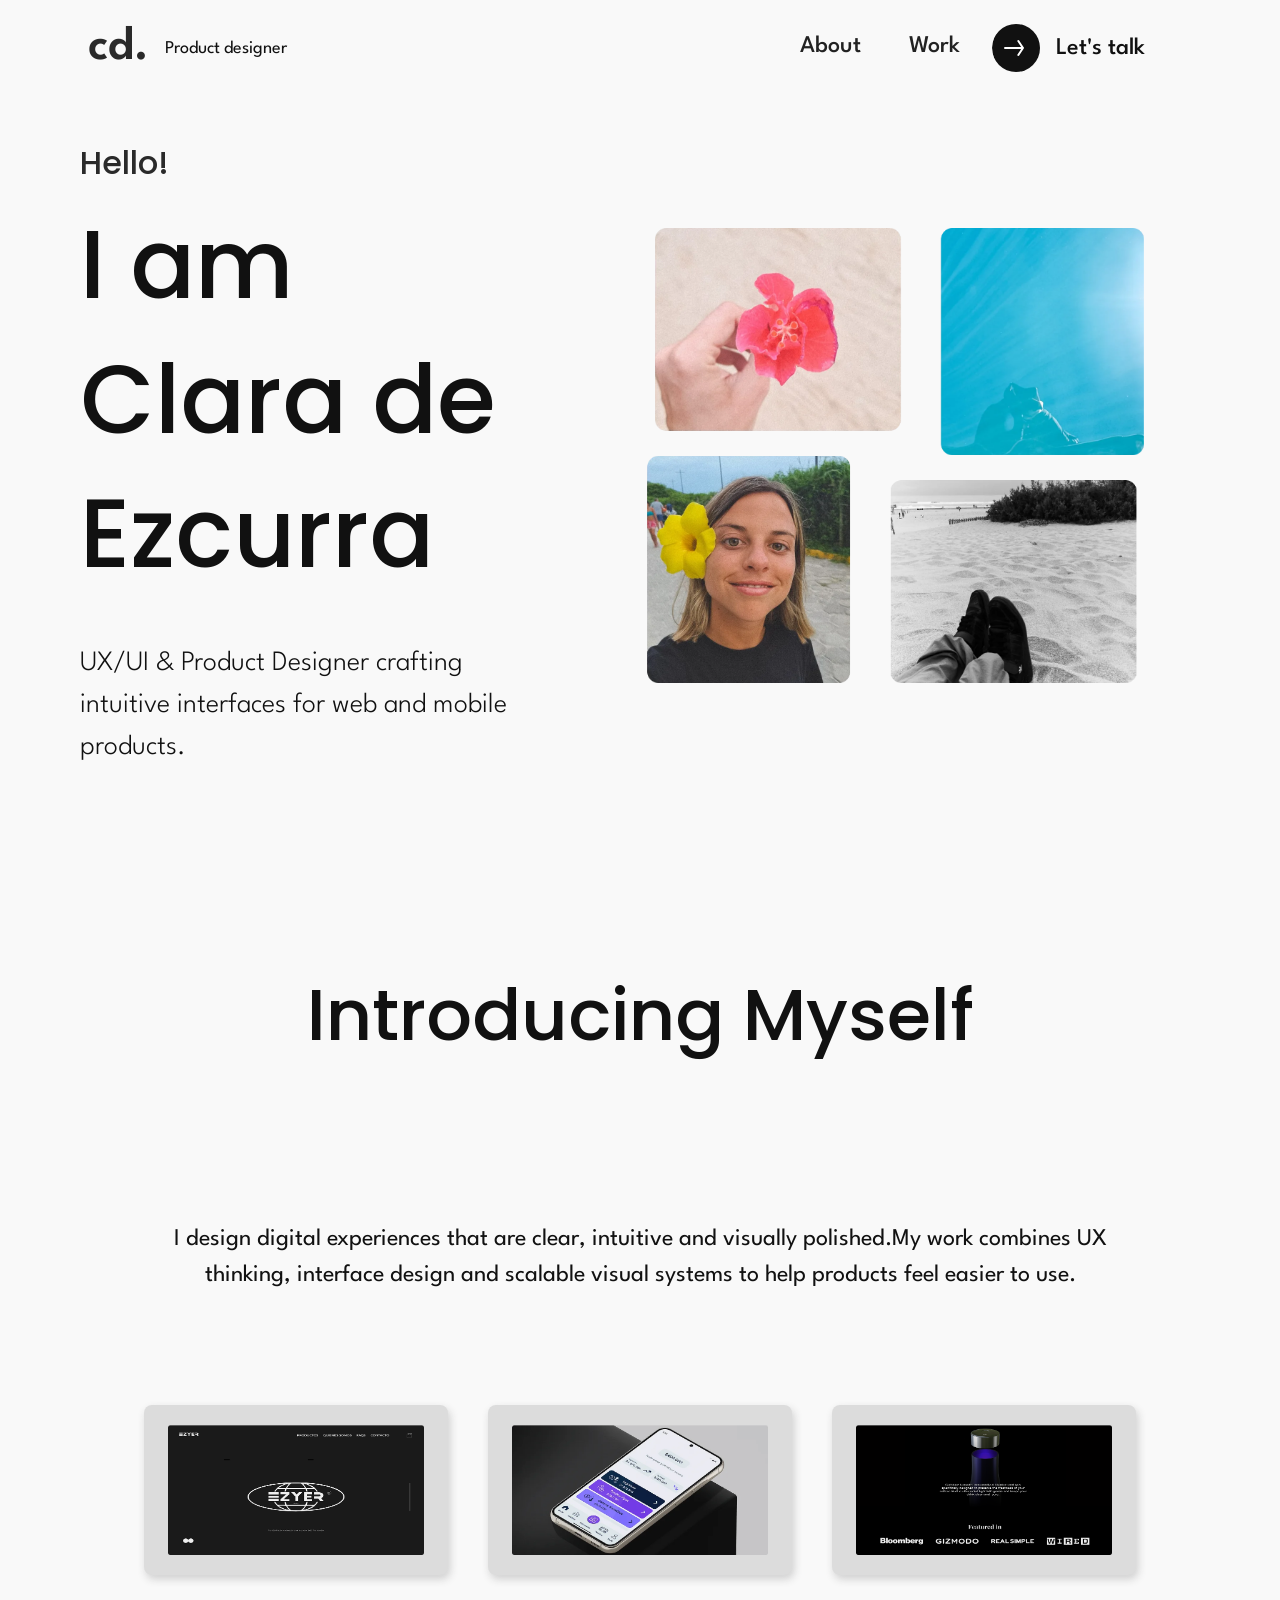
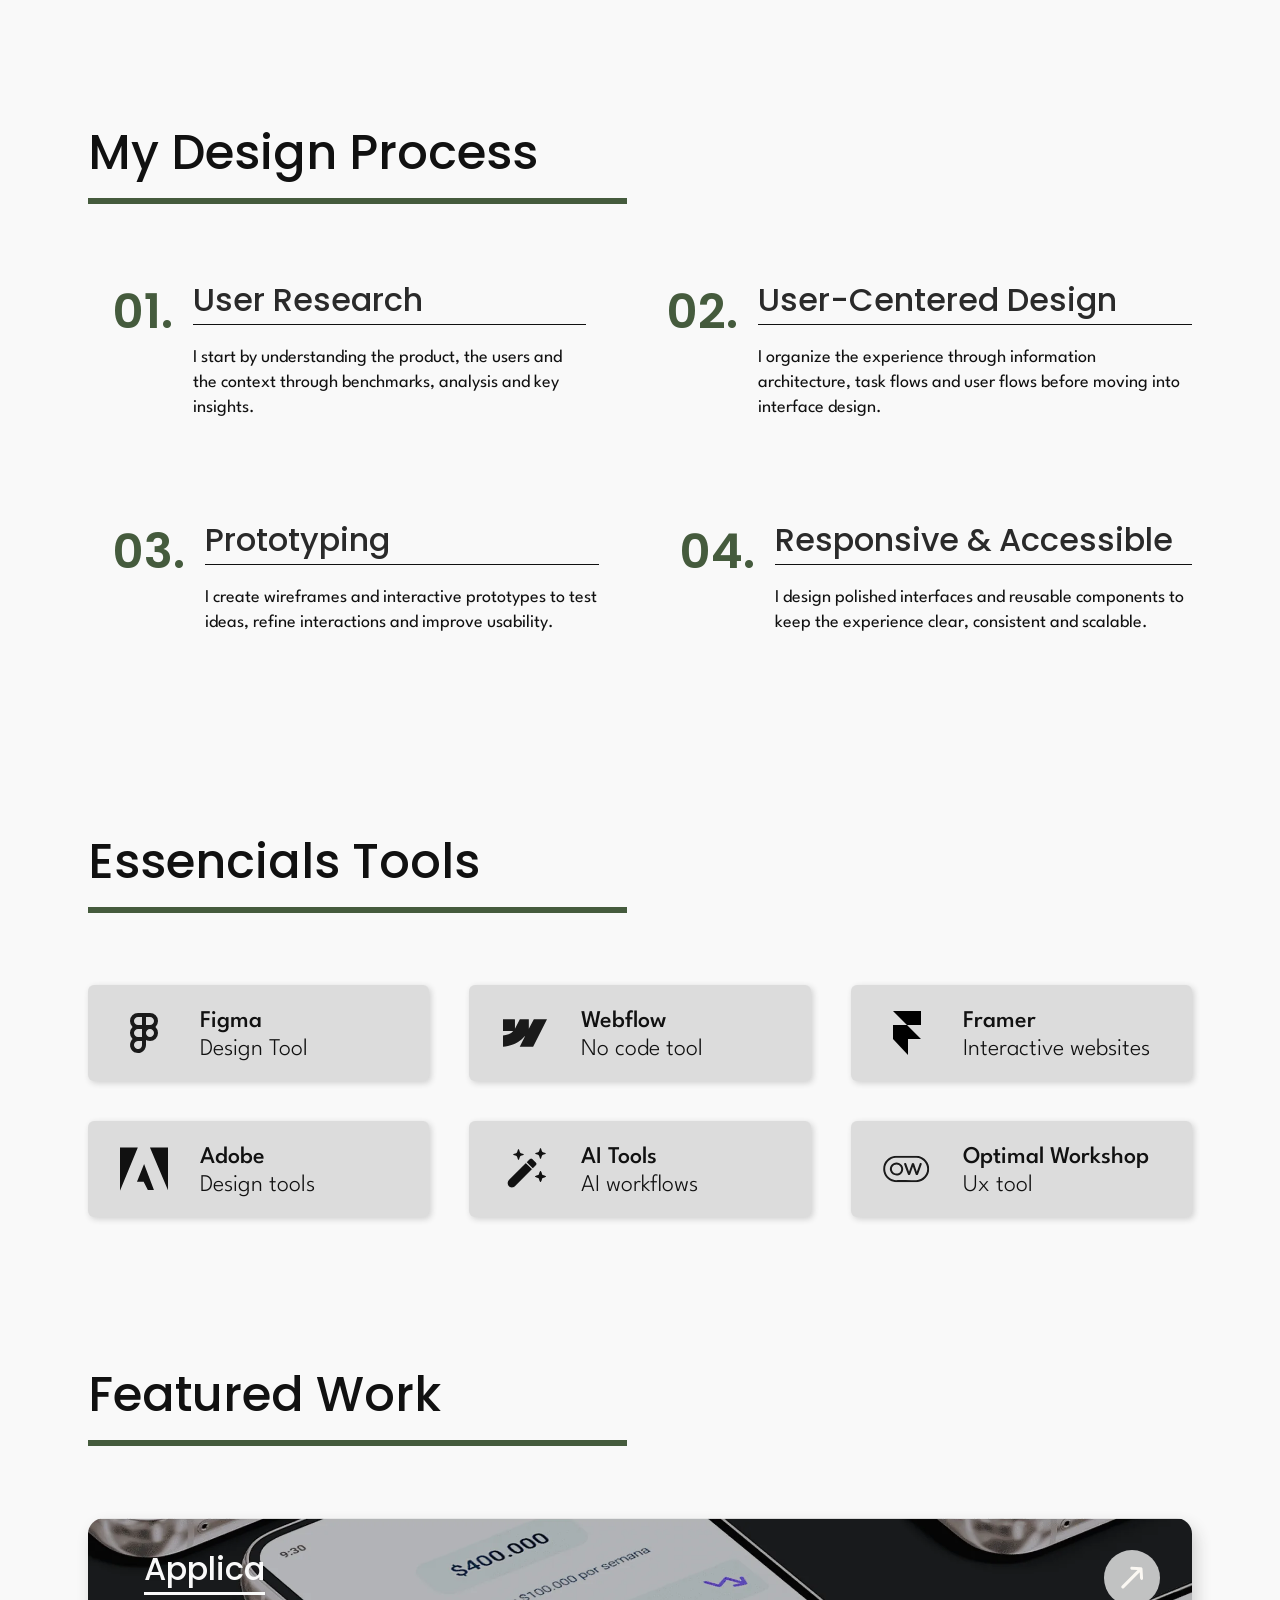
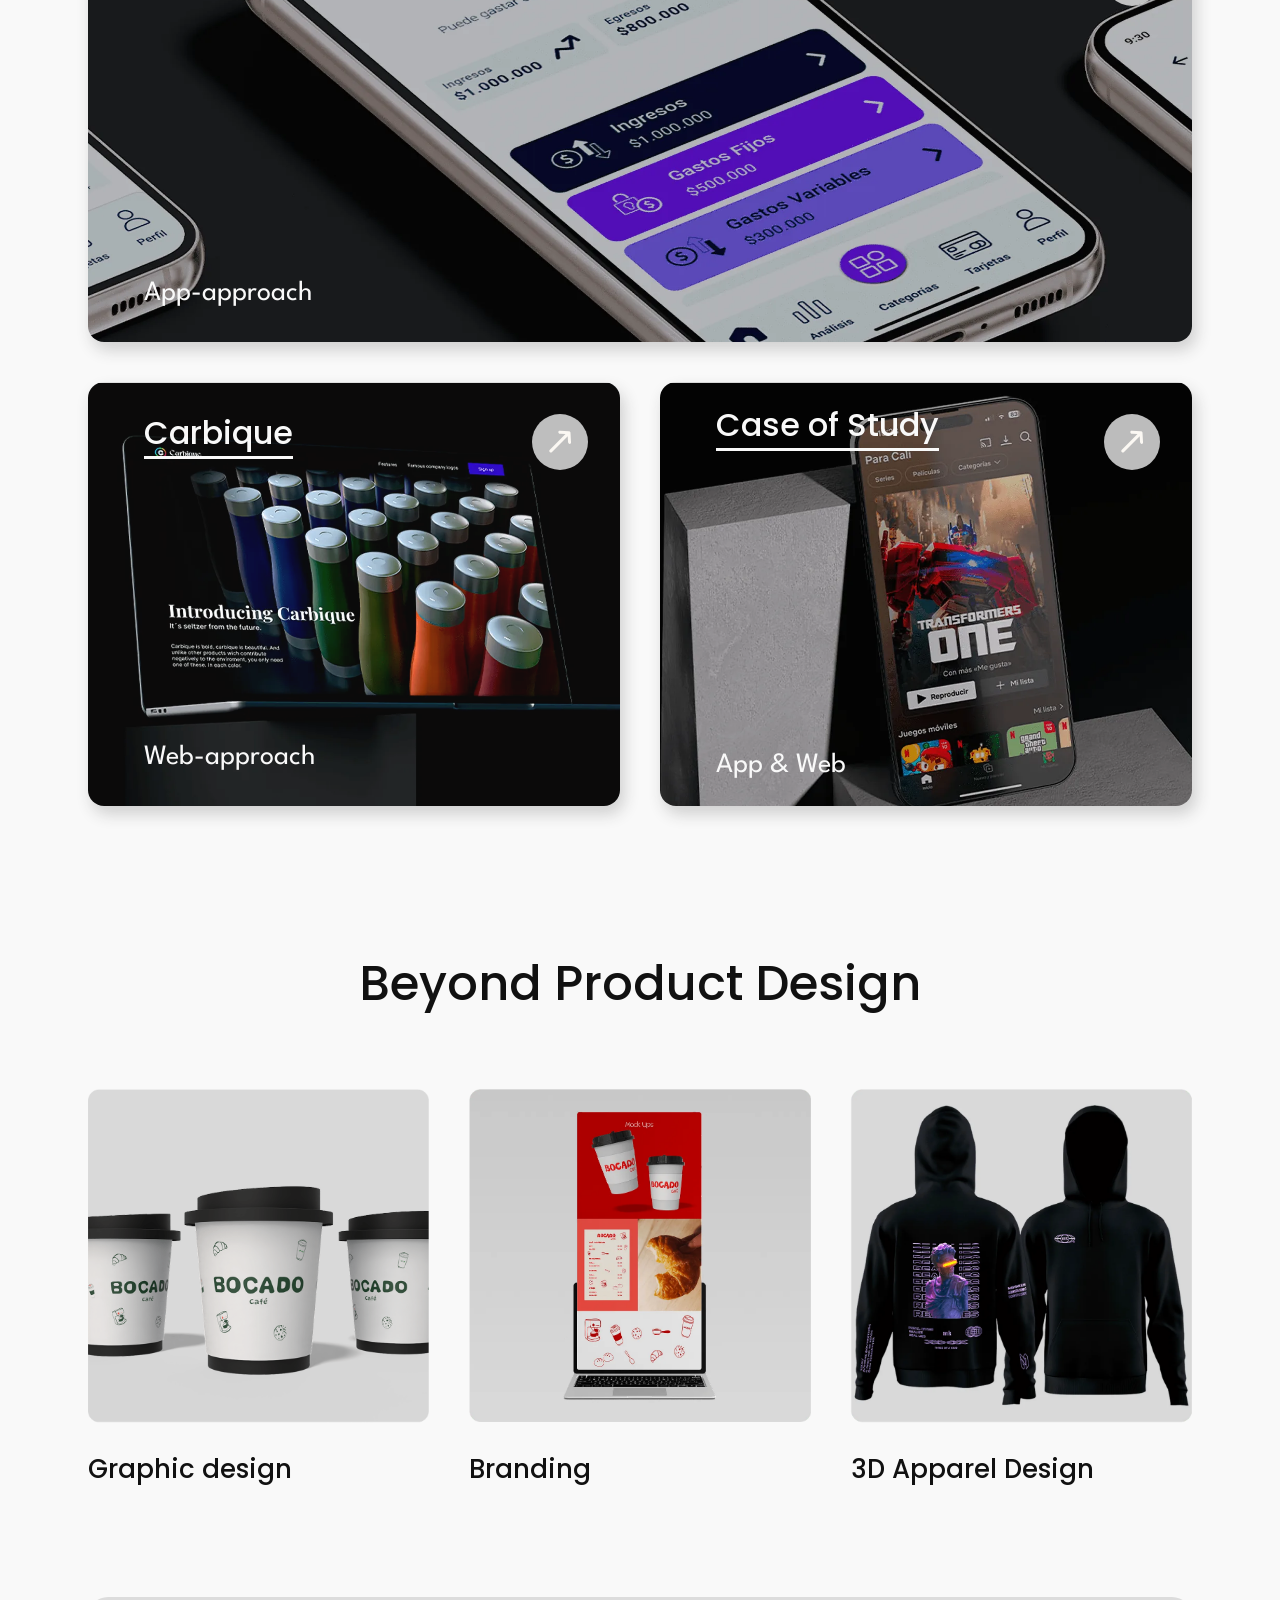
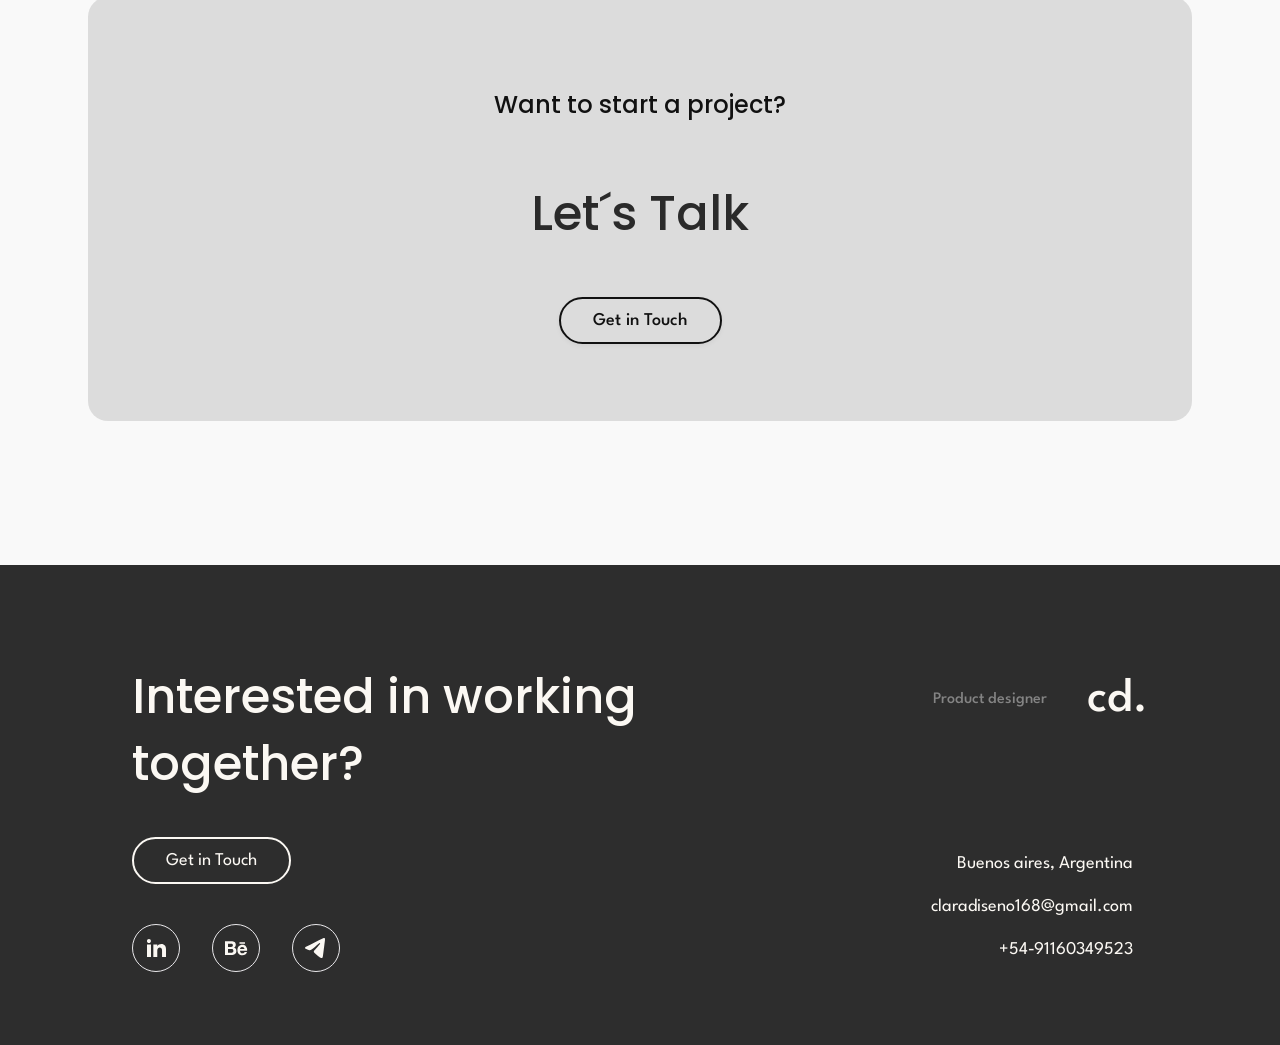
<file: index.html>
<!DOCTYPE html>
<html lang="en">
<head>
<meta charset="utf-8">
<title>Clara de Ezcurra | Product Designer Portfolio</title>
<meta name="description" content="Product Designer focused on creating functional, aesthetic, and user-centered digital experiences. Portfolio showcasing UI, UX, and web design projects.">
<meta name="viewport" content="width=device-width, initial-scale=1">
<meta property="og:title" content="Clara de Ezcurra | Product Designer Portfolio">
<meta property="og:description" content="Product Designer focused on creating functional, aesthetic, and user-centered digital experiences. Portfolio showcasing UI, UX, and web design projects.">
<meta property="og:type" content="website">
<meta property="og:url" content="https://clarasportfolio.vercel.app/">
<meta name="twitter:card" content="summary_large_image">
<link rel="canonical" href="https://clarasportfolio.vercel.app/">
<link rel="icon" href="/favicon.svg" type="image/svg+xml">
<link rel="preload" href="/fonts/league-spartan-latin-500-normal.woff2" as="font" type="font/woff2" crossorigin>
<link rel="preload" href="/fonts/poppins-latin-600-normal.woff2" as="font" type="font/woff2" crossorigin>
<link rel="stylesheet" href="/js/vendor/lenis.css">
<link rel="stylesheet" href="/css/base.css">
<link rel="stylesheet" href="/css/site.css">

</head>
<body class="body" data-hide-on-scroll>
<a class="skip-link" href="#main">Skip to content</a>
<header class="navbar-4 w-nav">
  <div class="container-12 w-container">
    <a href="/" class="brand w-nav-brand" aria-label="Clara de Ezcurra, home">
      <div class="lgobrand" aria-hidden="true">cd.</div>
      <div class="text-block-25">Product designer</div>
    </a>
    <nav class="nav-menu-2 w-nav-menu" id="nav-menu" aria-label="Main">
      <a href="/about-me" class="nav-link w-nav-link">About</a>
      <a href="/#work" class="nav-link w-nav-link">Work</a>
      <div class="w-layout-hflex flex-block-48">
        <a href="https://mail.google.com/mail/?view=cm&amp;fs=1&amp;to=claradiseno168@gmail.com" class="button4-3 w-inline-block" target="_blank" rel="noopener">
          <div class="button4_circle-3"><img src="/assets/6a122b95b4c33bf17f386be2.svg" class="button2_icon-2" alt="" loading="eager" fetchpriority="high" decoding="async"></div>
          <div class="button4_text-3">Let's talk<span class="sr-only"> (opens Gmail in a new tab)</span></div>
          <div class="button4_bg-2" aria-hidden="true"></div>
        </a>
      </div>
    </nav>
    <button type="button" class="menu-button-2 w-nav-button" aria-controls="nav-menu" aria-expanded="false" aria-label="Open menu">
      <img src="/assets/67b505e43dc3bf76cfbc0050.svg" class="image-33" alt="" loading="eager" fetchpriority="high" decoding="async">
    </button>
  </div>
</header>
<main id="main" tabindex="-1">
<section class="hero-section tablet" aria-labelledby="hero-title">
  <div class="heading-wrapper tablet">
    <p class="hero-heading tablet as-h5" data-reveal="1">Hello!</p>
    <div class="div-block-7">
      <h1 id="hero-title" class="heading-2 tablet" data-reveal>I am Clara de Ezcurra</h1>
      <p class="text-xlarge light tablet" data-reveal>UX/UI &amp; Product Designer crafting intuitive interfaces for web and mobile products.</p>
    </div>
  </div>
  <div class="div-block-8 tablet">
    <div data-parallax><img src="/assets/67b367d6f199a003d23c5b06.webp" class="image tablet" alt="Portrait of Clara de Ezcurra with additional personal photos of nature and the beach" loading="eager" fetchpriority="high" decoding="async" data-reveal="1"></div>
  </div>
</section>
<section class="w-layout-blockcontainer contenedor w-container" aria-labelledby="intro-title">
  <h2 id="intro-title" class="heading-introudcing tablet" data-reveal>Introducing Myself</h2>
  <p class="text-large light introducing tablet" data-reveal>I design digital experiences that are clear, intuitive and visually polished.My work combines UX thinking, interface design and scalable visual systems to help products feel easier to use.</p>
</section>
<div class="w-layout-blockcontainer container-13 w-container">
  <div class="w-layout-hflex flex-block-9 hover-zoom" data-reveal><img src="/assets/68d1d4e7781fc45c1fa7ff4a.png" class="image-34" alt="Homepage design for Ezyer website with black background and white logo" loading="lazy" decoding="async"></div>
  <div class="w-layout-hflex flex-block-9 hover-zoom" data-reveal="1"><img src="/assets/68d1d6213025be05b1f449aa.webp" class="image-34" alt="Mobile app interface showing Applica financial management dashboard" loading="lazy" decoding="async"></div>
  <div class="w-layout-hflex flex-block-9 hover-zoom" data-reveal="2"><img src="/assets/68d1d63fd07b756a6a6fa7e3.png" class="image-34" alt="3D render of Carbique bottle product showcased on dark background" loading="lazy" decoding="async"></div>
</div>
<section class="w-layout-hflex container-14" aria-labelledby="process-title">
  <div class="w-layout-vflex flex-block-10 home" data-reveal>
    <h3 id="process-title" class="heading-19">My Design Process</h3>
    <img src="/assets/67b3ca93bcd35b8eb468a129.svg" class="image-35" alt="" loading="lazy" decoding="async">
  </div>
  <div class="w-layout-hflex flex-block-11 _1">
    <div class="w-layout-hflex flex-block-14" data-reveal>
          <p class="heading-20 as-h4" aria-hidden="true">01.</p>
          <div class="w-layout-vflex flex-block-12">
            <div class="w-layout-vflex flex-block-13"><h4 class="heading-22 as-h5"><span class="sr-only">01. </span>User Research</h4></div>
            <p class="paragraph">I start by understanding the product, the users and the context through benchmarks, analysis and key insights.</p>
          </div>
        </div>
    <div class="w-layout-hflex flex-block-14" data-reveal>
          <p class="heading-20 as-h4" aria-hidden="true">02.</p>
          <div class="w-layout-vflex flex-block-12">
            <div class="w-layout-vflex flex-block-13"><h4 class="heading-22 largo as-h5"><span class="sr-only">02. </span>User-Centered Design</h4></div>
            <p class="paragraph">I organize the experience through information architecture, task flows and user flows before moving into interface design.</p>
          </div>
        </div>
  </div>
  <div class="w-layout-hflex flex-block-11">
    <div class="w-layout-hflex flex-block-14" data-reveal>
          <p class="heading-20 as-h4" aria-hidden="true">03.</p>
          <div class="w-layout-vflex flex-block-12">
            <div class="w-layout-vflex flex-block-13"><h4 class="heading-22 as-h5"><span class="sr-only">03. </span>Prototyping</h4></div>
            <p class="paragraph">I create wireframes and interactive prototypes to test ideas, refine interactions and improve usability.</p>
          </div>
        </div>
    <div class="w-layout-hflex flex-block-14" data-reveal>
          <p class="heading-20 as-h4" aria-hidden="true">04.</p>
          <div class="w-layout-vflex flex-block-12">
            <div class="w-layout-vflex flex-block-13"><h4 class="heading-22 largo as-h5"><span class="sr-only">04. </span>Responsive &amp; Accessible</h4></div>
            <p class="paragraph">I design polished interfaces and reusable components to keep the experience clear, consistent and scalable.</p>
          </div>
        </div>
  </div>
</section>
<section class="w-layout-vflex container-15" aria-labelledby="tools-title">
  <div class="w-layout-vflex flex-block-10 home" data-reveal>
    <h3 id="tools-title" class="heading-19">Essencials Tools</h3>
    <img src="/assets/67b3ca93bcd35b8eb468a129.svg" class="image-35" alt="" loading="lazy" decoding="async">
  </div>
  <div class="w-layout-hflex flex-block-15">
    <ul class="w-layout-hflex flex-block-17" role="list" style="list-style:none;margin:0;padding:0" data-reveal>
      <li class="w-layout-hflex flex-block-16" data-reveal>
            <img src="/assets/67ae2e5777fc1a4f2176844a.svg" class="image-38" alt="" loading="lazy" decoding="async">
            <div class="w-layout-hflex flex-block-18">
              <p class="paragraph-3">Figma</p>
              <p class="paragraph-4">Design Tool</p>
            </div>
          </li>
      <li class="w-layout-hflex flex-block-16" data-reveal="1">
            <img src="/assets/67ae344b33299da66de775b0.svg" class="image-38" alt="" loading="lazy" decoding="async">
            <div class="w-layout-hflex flex-block-18">
              <p class="paragraph-3">Webflow</p>
              <p class="paragraph-4">No code tool</p>
            </div>
          </li>
      <li class="w-layout-hflex flex-block-16" data-reveal="2">
            <img src="/assets/6a12352b23be8647e995f497.svg" class="image-38" alt="" loading="lazy" decoding="async">
            <div class="w-layout-hflex flex-block-18">
              <p class="paragraph-3">Framer</p>
              <p class="paragraph-4">Interactive websites</p>
            </div>
          </li>
    </ul>
    <ul class="w-layout-hflex flex-block-17" role="list" style="list-style:none;margin:0;padding:0" data-reveal>
      <li class="w-layout-hflex flex-block-16" data-reveal>
            <img src="/assets/6a1236b55d4aa63df29efef5.svg" class="image-38" alt="" loading="lazy" decoding="async">
            <div class="w-layout-hflex flex-block-18">
              <p class="paragraph-3">Adobe </p>
              <p class="paragraph-4">Design tools</p>
            </div>
          </li>
      <li class="w-layout-hflex flex-block-16" data-reveal="1">
            <img src="/assets/6a123ab5418a4b94fd72cd28.svg" class="image-38" alt="" loading="lazy" decoding="async">
            <div class="w-layout-hflex flex-block-18">
              <p class="paragraph-3">AI Tools</p>
              <p class="paragraph-4">AI workflows</p>
            </div>
          </li>
      <li class="w-layout-hflex flex-block-16" data-reveal="2">
            <img src="/assets/67ae33bc33299da66de6ed6d.svg" class="image-38" alt="" loading="lazy" decoding="async">
            <div class="w-layout-hflex flex-block-18">
              <p class="paragraph-3">Optimal Workshop</p>
              <p class="paragraph-4">Ux tool</p>
            </div>
          </li>
    </ul>
  </div>
</section>
<section id="work" class="w-layout-hflex container-16" aria-labelledby="work-title">
  <div class="w-layout-vflex flex-block-10 home" data-reveal>
    <h3 id="work-title" class="heading-19">Featured Work</h3>
    <img src="/assets/67b3ca93bcd35b8eb468a129.svg" class="image-35" alt="" loading="lazy" decoding="async">
  </div>
  <div class="w-layout-hflex flex-block-19">
    <a href="/applica" class="flex-block-20 w-inline-block hover-zoom" data-reveal>
      <div class="w-layout-vflex flex-block-21">
        <div class="text-block-28 app">Applica</div>
        <div class="text-block-29">App-approach</div>
      </div>
      <img src="/assets/67b48dfcf7be58d9970e5ed2.svg" class="image-39" alt="" loading="lazy" decoding="async">
    </a>
    <div class="w-layout-hflex flex-block-22">
      <a href="/carbique" class="flex-block-23 w-inline-block hover-zoom" data-reveal>
        <div class="w-layout-vflex flex-block-21">
          <div class="text-block-28">Carbique</div>
          <div class="text-block-29">Web-approach</div>
        </div>
        <img src="/assets/67b48dfcf7be58d9970e5ed2.svg" class="image-40" alt="" loading="lazy" decoding="async">
      </a>
      <a href="/case-of-stufy" class="case-of-study w-inline-block hover-zoom" data-reveal="1">
        <img src="/assets/67b48dfcf7be58d9970e5ed2.svg" class="image-40" alt="" loading="lazy" decoding="async">
        <div class="w-layout-vflex flex-block-21">
          <div class="text-block-28">Case of Study</div>
          <div class="text-block-29">App &amp; Web</div>
        </div>
      </a>
    </div>
  </div>
</section>
<section class="w-layout-vflex flex-block-24" aria-labelledby="beyond-title">
  <h3 id="beyond-title" class="heading-19" data-reveal>Beyond Product Design</h3>
  <ul class="w-layout-hflex flex-block-26" role="list" style="list-style:none;margin:0;padding:0">
    <li class="w-layout-vflex flex-block-27" data-reveal>
      <img src="/assets/68d3f9e705dfa0e5f7a19545.png" class="image-41" alt="Coffee cups mockup with Bocado Café branding" loading="lazy" decoding="async" data-reveal>
      <h4 class="heading-24">Graphic design</h4>
    </li>
    <li class="w-layout-vflex flex-block-27" data-reveal="1">
      <img src="/assets/68d3fb6bd72daea6e05f9b42.webp" class="image-41" alt="Branding proposal for Bocado Café including cups, menu, and graphic design" loading="lazy" decoding="async" data-reveal="1">
      <h4 class="heading-24">Branding</h4>
    </li>
    <li class="w-layout-vflex flex-block-27" data-reveal="2">
      <img src="/assets/68d3fb86029a071ce89bd195.webp" class="image-41" alt="3D design of black hoodies with futuristic illustrations" loading="lazy" decoding="async" data-reveal="2">
      <h4 class="heading-24">3D Apparel Design</h4>
    </li>
  </ul>
</section>
<section class="w-layout-vflex flex-block-28" aria-labelledby="cta-title" data-reveal>
  <div class="w-layout-vflex flex-block-29">
    <p class="heading-26 as-h5">Want to start a project?</p>
    <h2 id="cta-title" class="heading-28 as-h1">Let´s Talk</h2>
    <a href="https://mail.google.com/mail/?view=cm&amp;fs=1&amp;to=claradiseno168@gmail.com" class="button w-button" target="_blank" rel="noopener">Get in Touch<span class="sr-only"> (opens Gmail in a new tab)</span></a>
  </div>
</section>
</main>
<footer class="footer-black">
  <div class="contenedor-principal-footer">
    <div class="w-layout-blockcontainer container-left-footer w-container">
      <div class="wrapper-get-in-touch">
        <h2 class="heading-15 as-h1">Interested in working together?</h2>
        <a href="https://mail.google.com/mail/?view=cm&amp;fs=1&amp;to=claradiseno168@gmail.com" class="footer-button w-button" target="_blank" rel="noopener">Get in Touch<span class="sr-only"> (opens Gmail in a new tab)</span></a>
        <ul class="w-layout-hflex wrapper-figma" role="list" style="list-style:none;margin:0;padding:0">
          <li><a href="https://www.linkedin.com/in/clara-de-ezcurra-6296ba208/" class="w-inline-block" target="_blank" rel="noopener"><img src="/assets/67b89d28336baea608632e98.svg" class="image-10" alt="LinkedIn (opens in a new tab)" loading="lazy" decoding="async"></a></li>
          <li><a href="https://www.behance.net/claradiseo" class="w-inline-block" target="_blank" rel="noopener"><img src="/assets/67b89d60f9a79e5d617b1d8a.svg" class="image-12" alt="Behance (opens in a new tab)" loading="lazy" decoding="async"></a></li>
          <li><a href="https://t.me/claradeezcurra" class="w-inline-block" target="_blank" rel="noopener"><img src="/assets/67c5dfd8311103d1bea06ae4.svg" class="image-11" alt="Telegram (opens in a new tab)" loading="lazy" decoding="async"></a></li>
        </ul>
      </div>
    </div>
    <div class="w-layout-blockcontainer container-5 w-container">
      <div class="wrapper-logo-f">
        <div class="text-block-6">Product designer</div>
        <p class="heading-16 as-h1" aria-hidden="true">cd.</p>
      </div>
      <address class="w-layout-vflex wrapper-datos" style="font-style:normal">
        <div class="text-block-7">Buenos aires, Argentina</div>
        <a class="text-block-7" href="mailto:claradiseno168@gmail.com" style="text-decoration:none">claradiseno168@gmail.com</a>
        <a class="text-block-7" href="tel:+5491160349523" style="text-decoration:none">+54&#8209;91160349523</a>
      </address>
    </div>
  </div>
</footer>
<script src="/js/vendor/lenis.min.js" defer></script>
<script src="/js/main.js" defer></script>
</body>
</html>
</file>
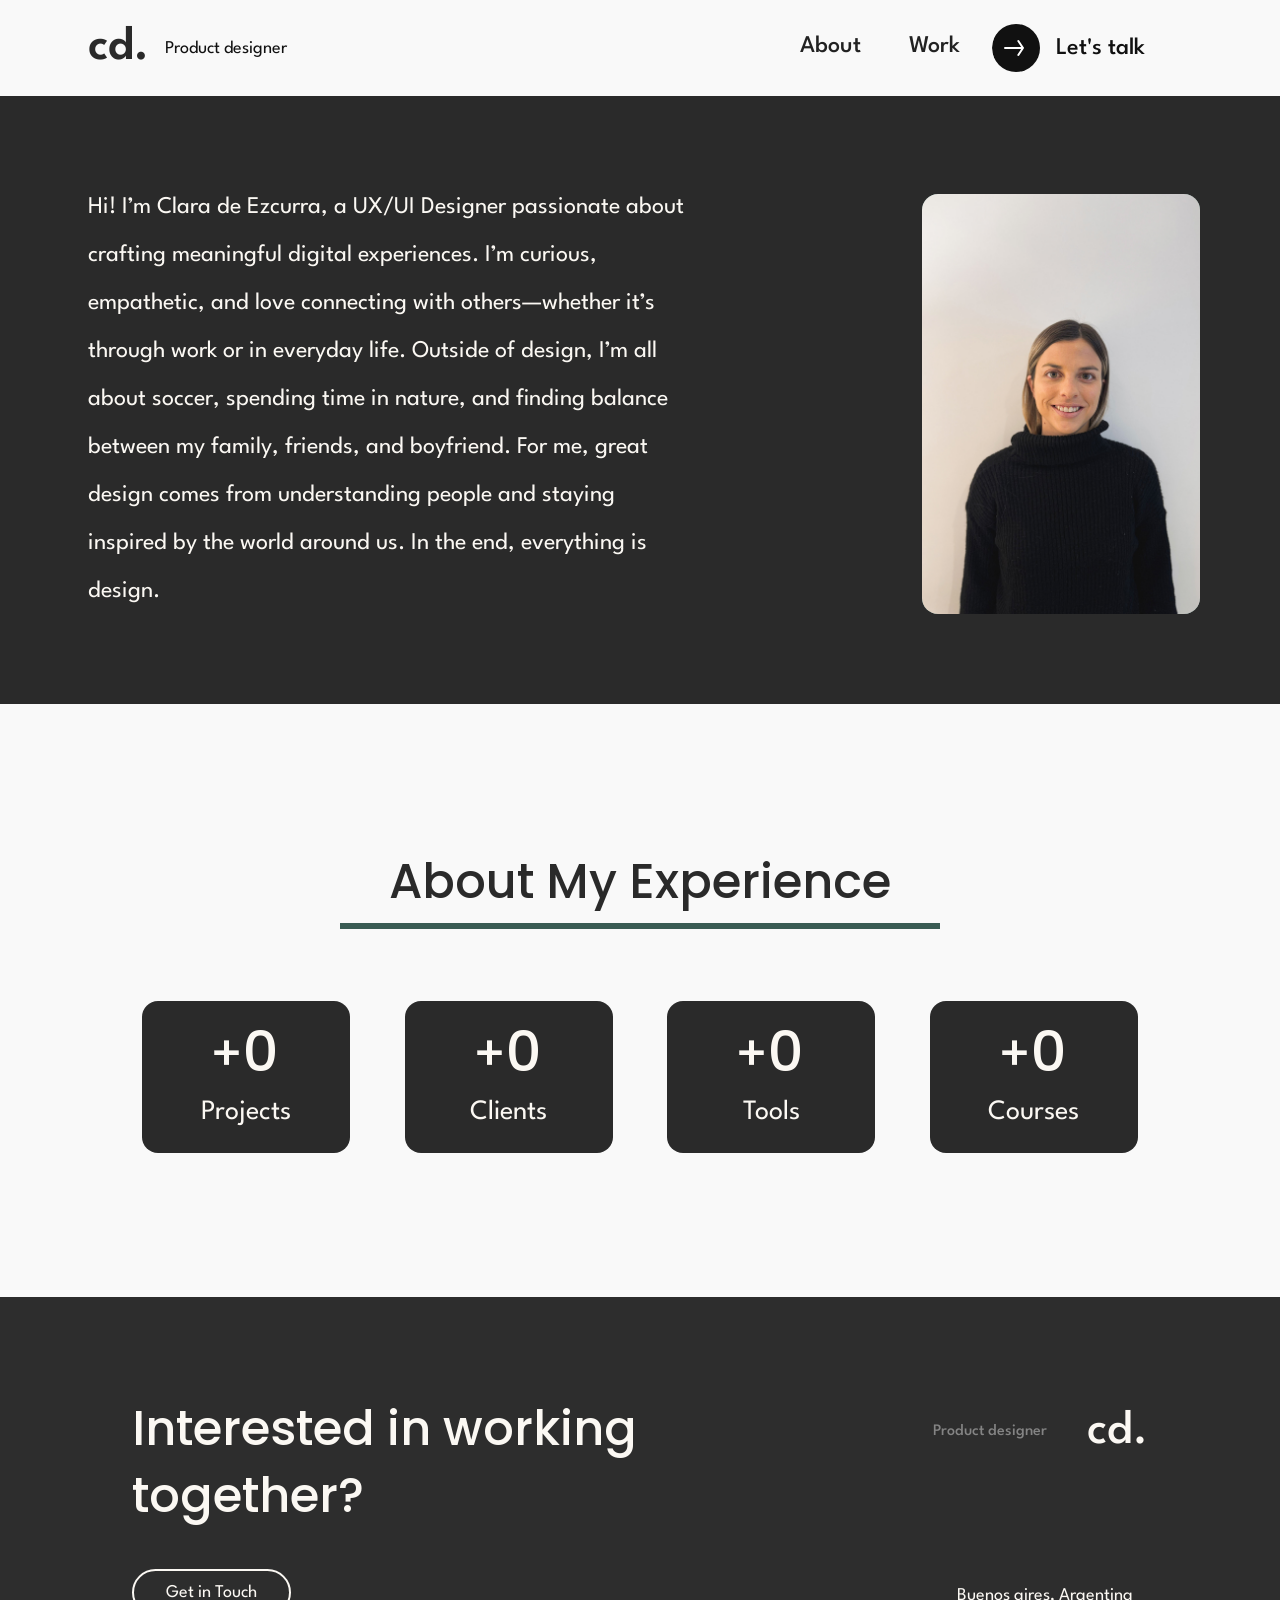
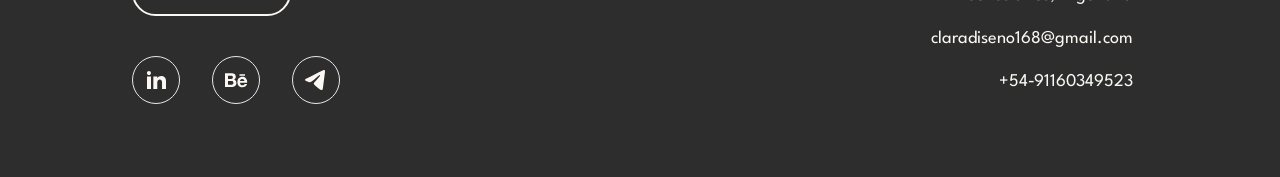
<file: about-me.html>
<!DOCTYPE html>
<html lang="en">
<head>
<meta charset="utf-8">
<title>About me</title>
<meta name="description" content="Clara de Ezcurra, UX/UI and Product Designer from Buenos Aires: experience, projects and tools.">
<meta name="viewport" content="width=device-width, initial-scale=1">
<meta property="og:title" content="About me">
<meta property="og:description" content="Clara de Ezcurra, UX/UI and Product Designer from Buenos Aires: experience, projects and tools.">
<meta property="og:type" content="website">
<meta property="og:url" content="https://clarasportfolio.vercel.app/about-me">
<meta name="twitter:card" content="summary_large_image">
<link rel="canonical" href="https://clarasportfolio.vercel.app/about-me">
<link rel="icon" href="/favicon.svg" type="image/svg+xml">
<link rel="preload" href="/fonts/league-spartan-latin-500-normal.woff2" as="font" type="font/woff2" crossorigin>
<link rel="preload" href="/fonts/poppins-latin-600-normal.woff2" as="font" type="font/woff2" crossorigin>
<link rel="stylesheet" href="/js/vendor/lenis.css">
<link rel="stylesheet" href="/css/base.css">
<link rel="stylesheet" href="/css/site.css">

</head>
<body class="body-4" data-hide-on-scroll>
<a class="skip-link" href="#main">Skip to content</a>
<header class="navbar-4 w-nav">
  <div class="container-12 w-container">
    <a href="/" class="brand w-nav-brand" aria-label="Clara de Ezcurra, home">
      <div class="lgobrand" aria-hidden="true">cd.</div>
      <div class="text-block-25">Product designer</div>
    </a>
    <nav class="nav-menu-2 w-nav-menu" id="nav-menu" aria-label="Main">
      <a href="/about-me" class="nav-link w-nav-link">About</a>
      <a href="/#work" class="nav-link w-nav-link">Work</a>
      <div class="w-layout-hflex flex-block-48">
        <a href="https://mail.google.com/mail/?view=cm&amp;fs=1&amp;to=claradiseno168@gmail.com" class="button4-3 w-inline-block" target="_blank" rel="noopener">
          <div class="button4_circle-3"><img src="/assets/6a122b95b4c33bf17f386be2.svg" class="button2_icon-2" alt="" loading="eager" fetchpriority="high" decoding="async"></div>
          <div class="button4_text-3">Let's talk<span class="sr-only"> (opens Gmail in a new tab)</span></div>
          <div class="button4_bg-2" aria-hidden="true"></div>
        </a>
      </div>
    </nav>
    <button type="button" class="menu-button-2 w-nav-button" aria-controls="nav-menu" aria-expanded="false" aria-label="Open menu">
      <img src="/assets/67b505e43dc3bf76cfbc0050.svg" class="image-33" alt="" loading="eager" fetchpriority="high" decoding="async">
    </button>
  </div>
</header>
<main id="main" tabindex="-1">
<h1 class="sr-only">About me</h1>
<div class="w-layout-blockcontainer hero-section about-me w-container" data-reveal>
  <div class="w-layout-blockcontainer container-7 w-container">
    <div class="w-layout-vflex flex-block-5">
      <p class="text-block-19" data-reveal>Hi! I’m Clara de Ezcurra, a UX/UI Designer passionate about crafting meaningful digital experiences. I’m curious, empathetic, and love connecting with others—whether it’s through work or in everyday life. Outside of design, I’m all about soccer, spending time in nature, and finding balance between my family, friends, and boyfriend. For me, great design comes from understanding people and staying inspired by the world around us. In the end, everything is design.</p>
    </div>
    <div class="div-block-30" data-reveal="1">
      <div data-parallax><img src="/assets/68d42bc47f2b8e78dbb7b9da.jpg" class="image-22" alt="Photo of Clara de Ezcurra" loading="eager" fetchpriority="high" decoding="async"></div>
    </div>
  </div>
</div>
<section class="w-layout-hflex container-6" aria-labelledby="exp-title">
  <div class="w-layout-vflex flex-block-4" data-reveal>
    <h2 id="exp-title" class="heading-17 as-h3" data-reveal>About My Experience</h2>
    <div class="w-layout-hflex linea-titulo grpahic" data-reveal aria-hidden="true"></div>
  </div>
  <div class="w-layout-hflex flex-block-6">
    <div class="w-layout-vflex datos" data-reveal>
        <div class="w-layout-hflex flex-block-8">
          <img src="/assets/67c618797e3b430e58a5a1a8.png" class="image-25" alt="" loading="lazy" decoding="async">
          <p class="heading-18 as-h1"><span data-count="20" data-count-time="1000" data-count-delay="600" aria-hidden="true">20</span><span class="sr-only">20 or more</span></p>
        </div>
        <div class="text-block-20">Projects</div>
      </div>
    <div class="w-layout-vflex datos" data-reveal="1">
        <div class="w-layout-hflex flex-block-8">
          <img src="/assets/67c618797e3b430e58a5a1a8.png" class="image-26" alt="" loading="lazy" decoding="async">
          <p class="heading-18 as-h1"><span data-count="25" data-count-time="1000" data-count-delay="600" aria-hidden="true">25</span><span class="sr-only">25 or more</span></p>
        </div>
        <div class="text-block-20">Clients</div>
      </div>
    <div class="w-layout-vflex datos" data-reveal="2">
        <div class="w-layout-hflex flex-block-8">
          <img src="/assets/67c618797e3b430e58a5a1a8.png" class="image-27" alt="" loading="lazy" decoding="async">
          <p class="heading-18 as-h1"><span data-count="10" data-count-time="1000" data-count-delay="600" aria-hidden="true">10</span><span class="sr-only">10 or more</span></p>
        </div>
        <div class="text-block-20">Tools</div>
      </div>
    <div class="w-layout-vflex datos" data-reveal="3">
        <div class="w-layout-hflex flex-block-8">
          <img src="/assets/67c618797e3b430e58a5a1a8.png" class="image-28" alt="" loading="lazy" decoding="async">
          <p class="heading-18 as-h1"><span data-count="8" data-count-time="1000" data-count-delay="600" aria-hidden="true">8</span><span class="sr-only">8 or more</span></p>
        </div>
        <div class="text-block-20">Courses</div>
      </div>
  </div>
</section>
</main>
<footer class="footer-black">
  <div class="contenedor-principal-footer">
    <div class="w-layout-blockcontainer container-left-footer w-container">
      <div class="wrapper-get-in-touch">
        <h2 class="heading-15 as-h1">Interested in working together?</h2>
        <a href="https://mail.google.com/mail/?view=cm&amp;fs=1&amp;to=claradiseno168@gmail.com" class="footer-button w-button" target="_blank" rel="noopener">Get in Touch<span class="sr-only"> (opens Gmail in a new tab)</span></a>
        <ul class="w-layout-hflex wrapper-figma" role="list" style="list-style:none;margin:0;padding:0">
          <li><a href="https://www.linkedin.com/in/clara-de-ezcurra-6296ba208/" class="w-inline-block" target="_blank" rel="noopener"><img src="/assets/67b89d28336baea608632e98.svg" class="image-10" alt="LinkedIn (opens in a new tab)" loading="lazy" decoding="async"></a></li>
          <li><a href="https://www.behance.net/claradiseo" class="w-inline-block" target="_blank" rel="noopener"><img src="/assets/67b89d60f9a79e5d617b1d8a.svg" class="image-12" alt="Behance (opens in a new tab)" loading="lazy" decoding="async"></a></li>
          <li><a href="https://t.me/claradeezcurra" class="w-inline-block" target="_blank" rel="noopener"><img src="/assets/67c5dfd8311103d1bea06ae4.svg" class="image-11" alt="Telegram (opens in a new tab)" loading="lazy" decoding="async"></a></li>
        </ul>
      </div>
    </div>
    <div class="w-layout-blockcontainer container-5 w-container">
      <div class="wrapper-logo-f">
        <div class="text-block-6">Product designer</div>
        <p class="heading-16 as-h1" aria-hidden="true">cd.</p>
      </div>
      <address class="w-layout-vflex wrapper-datos" style="font-style:normal">
        <div class="text-block-7">Buenos aires, Argentina</div>
        <a class="text-block-7" href="mailto:claradiseno168@gmail.com" style="text-decoration:none">claradiseno168@gmail.com</a>
        <a class="text-block-7" href="tel:+5491160349523" style="text-decoration:none">+54&#8209;91160349523</a>
      </address>
    </div>
  </div>
</footer>
<script src="/js/vendor/lenis.min.js" defer></script>
<script src="/js/main.js" defer></script>
</body>
</html>
</file>
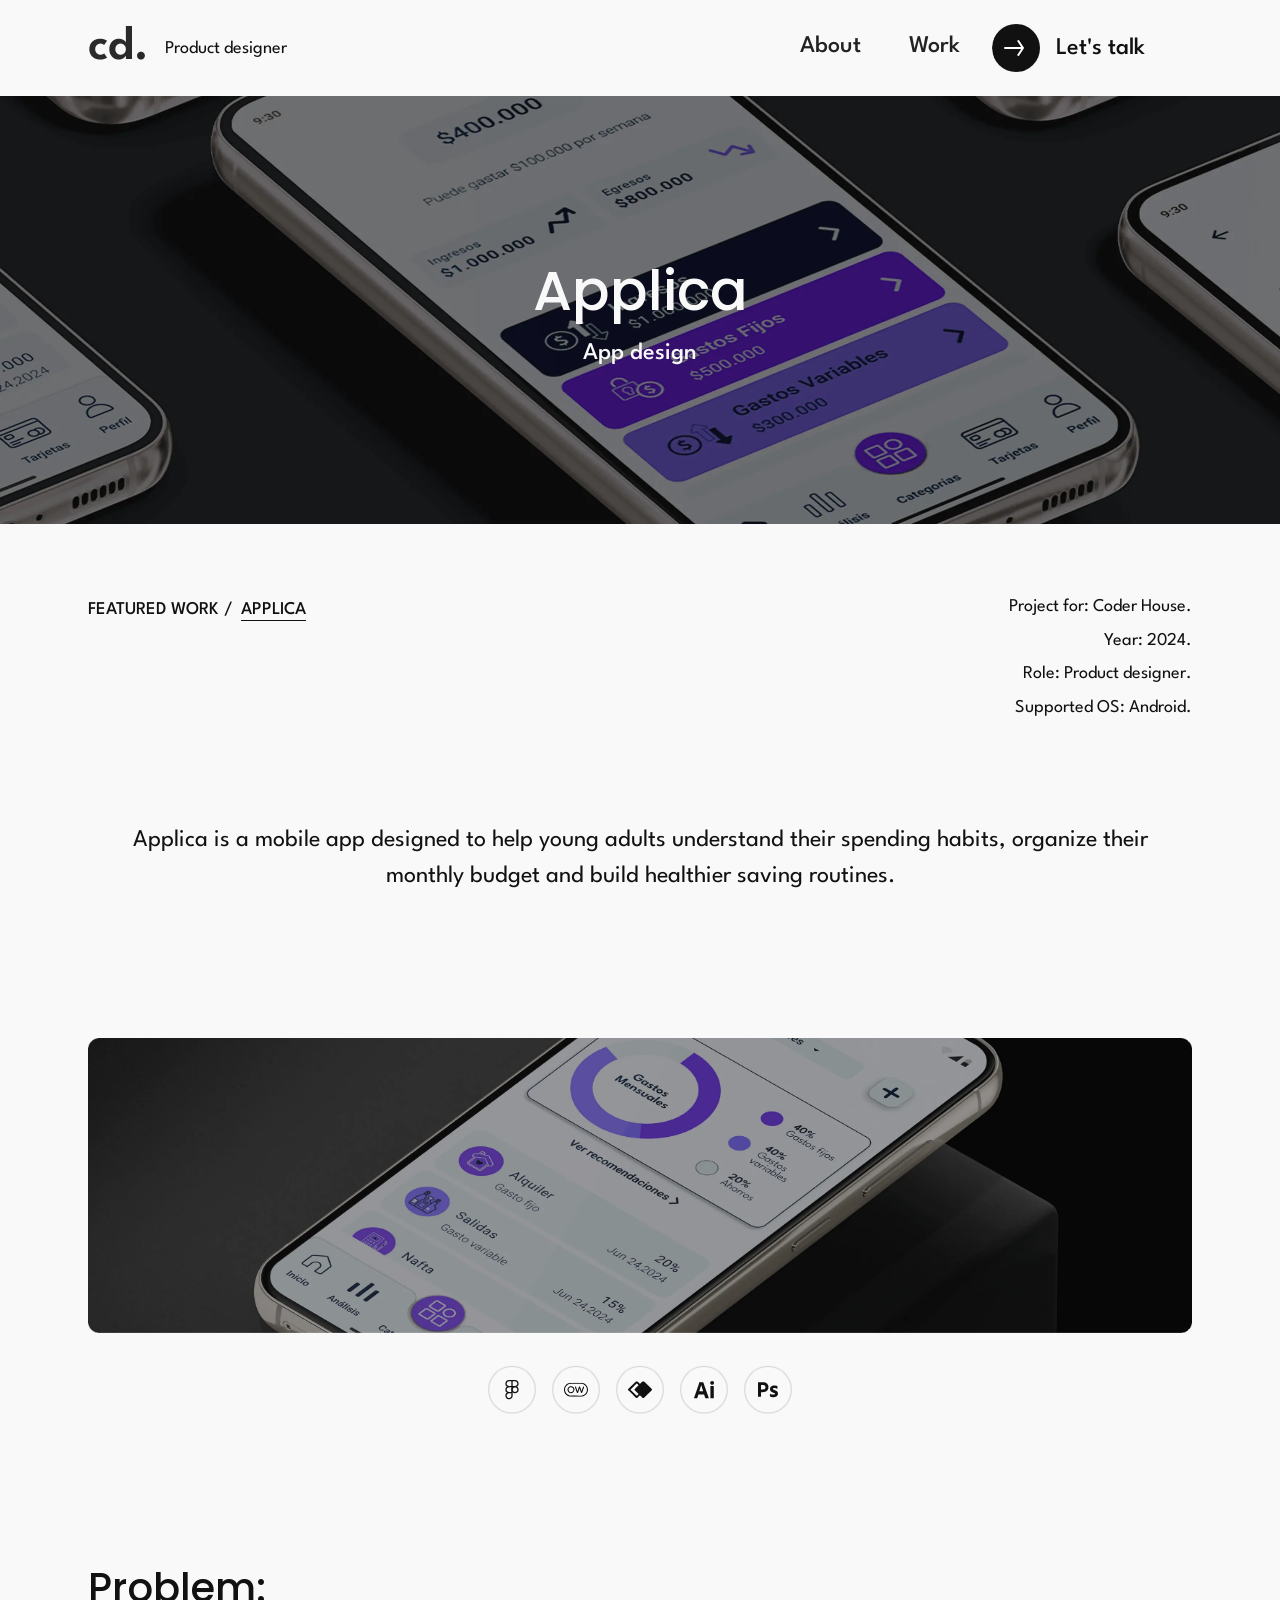
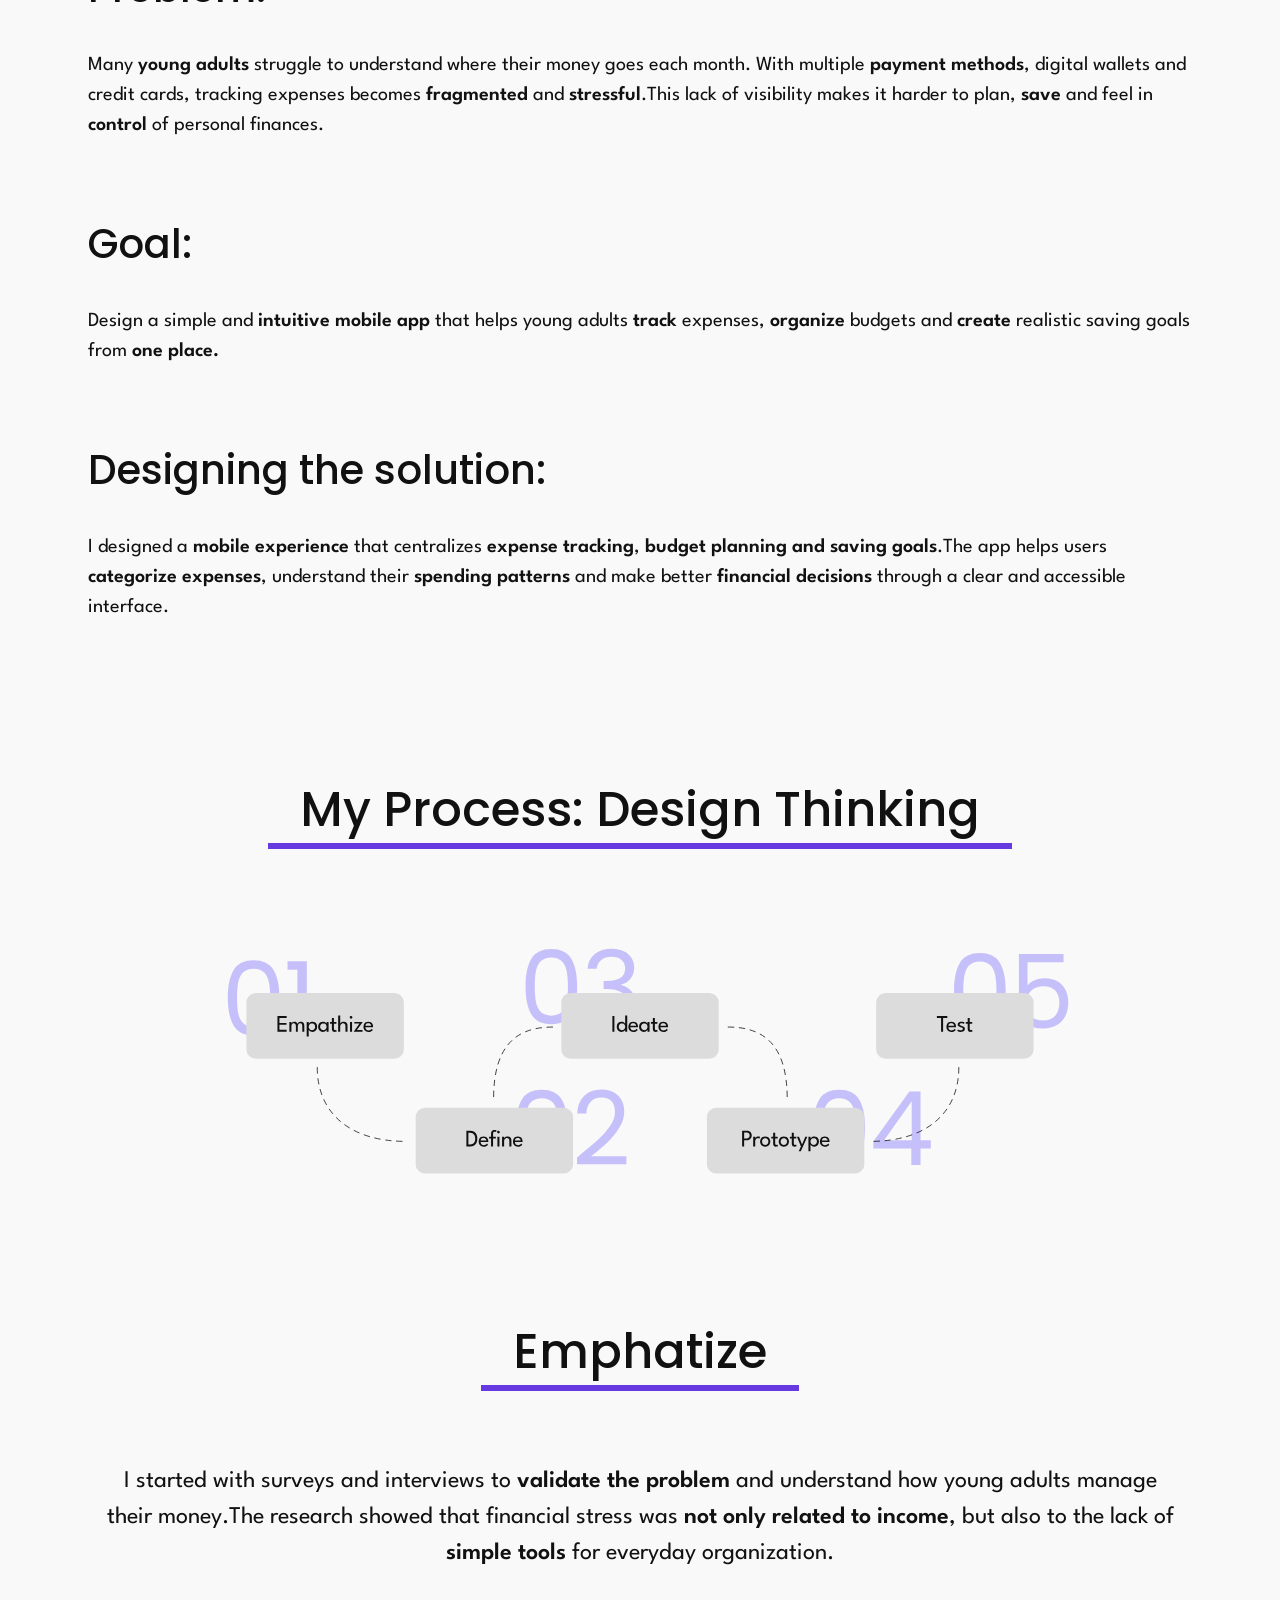
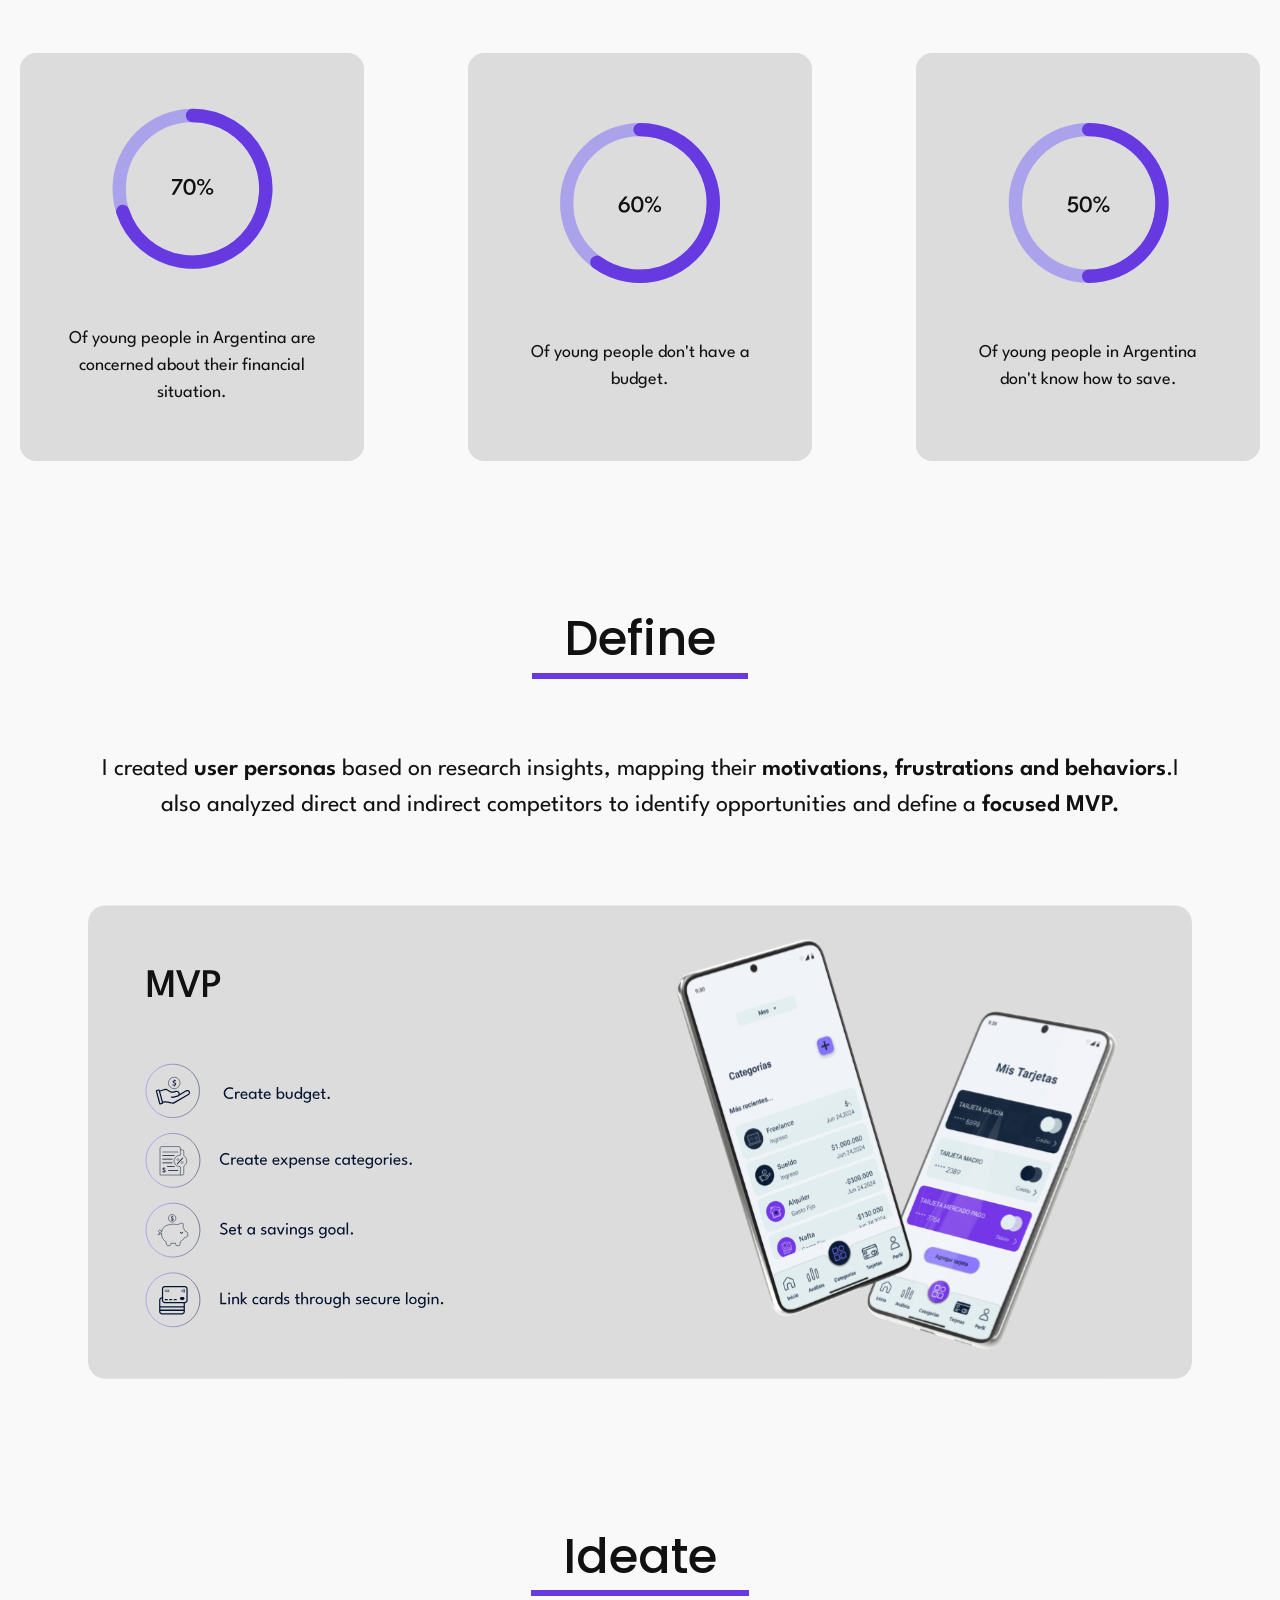
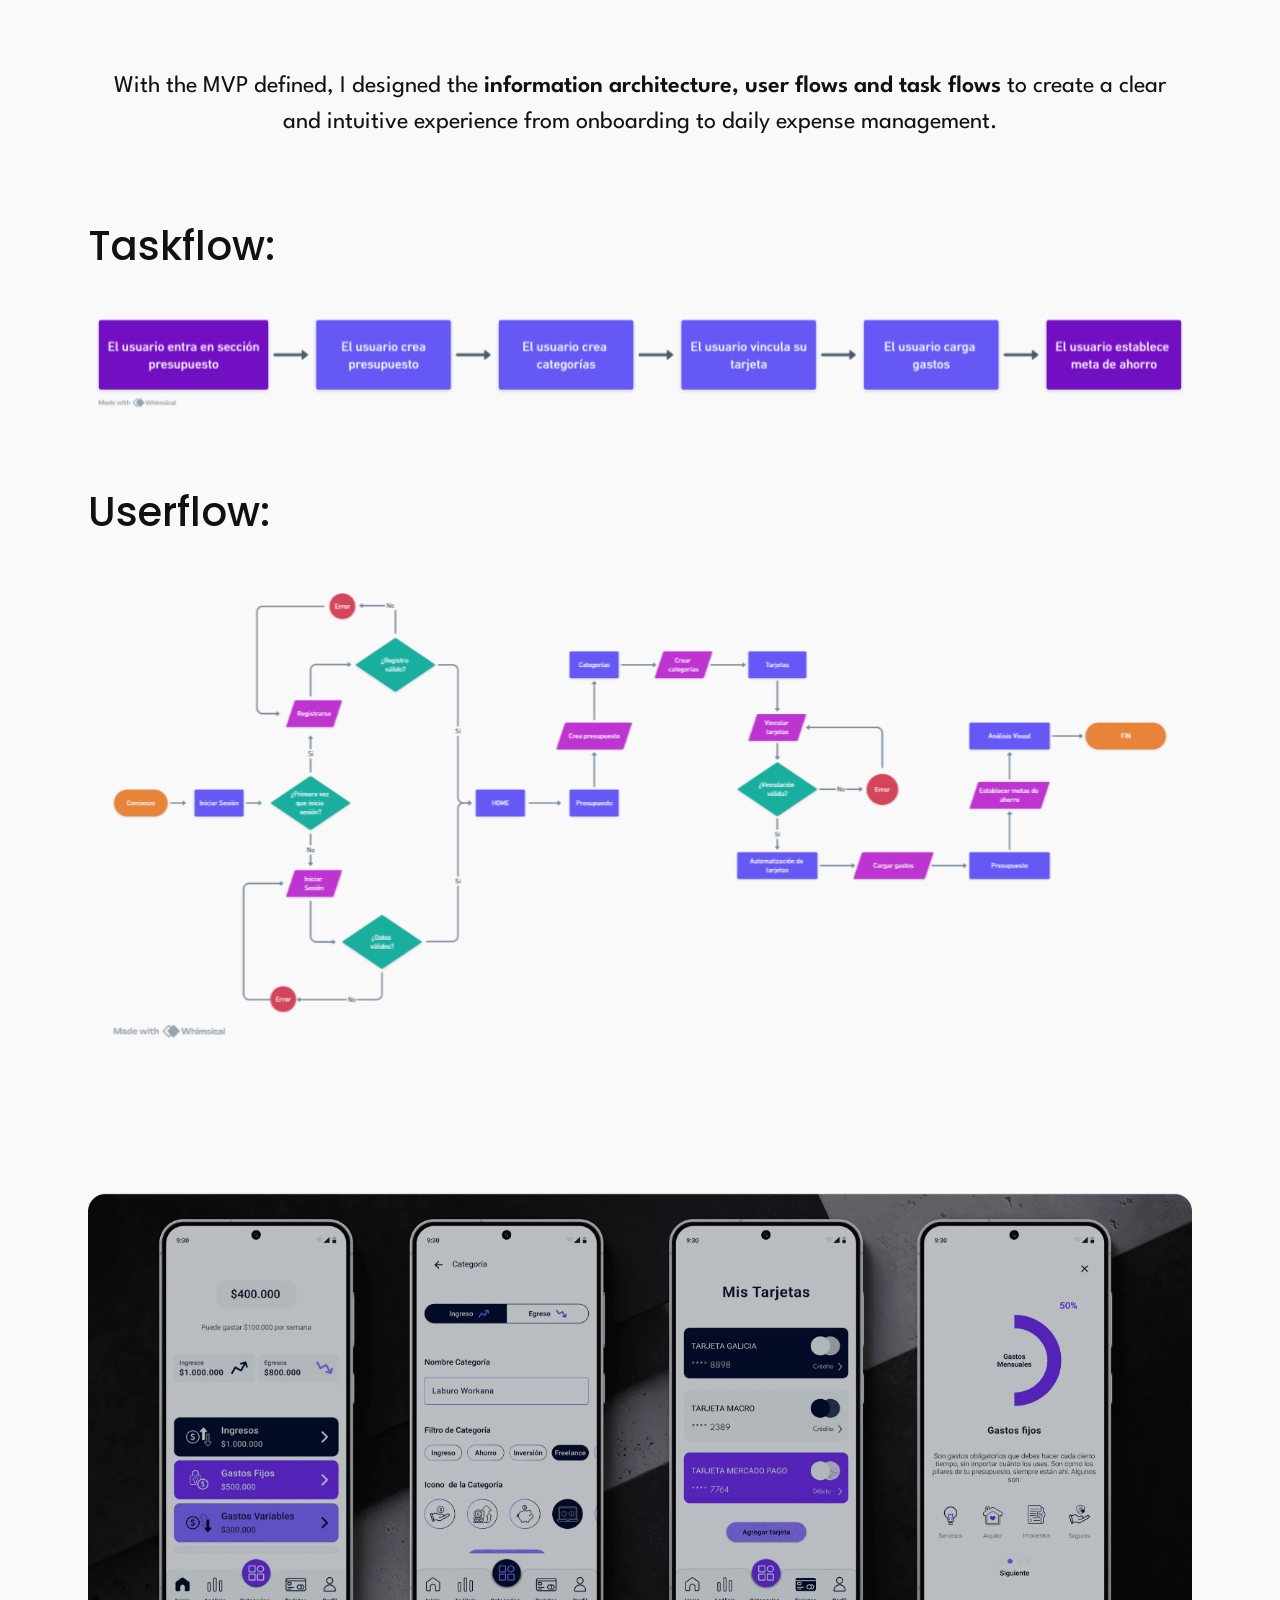
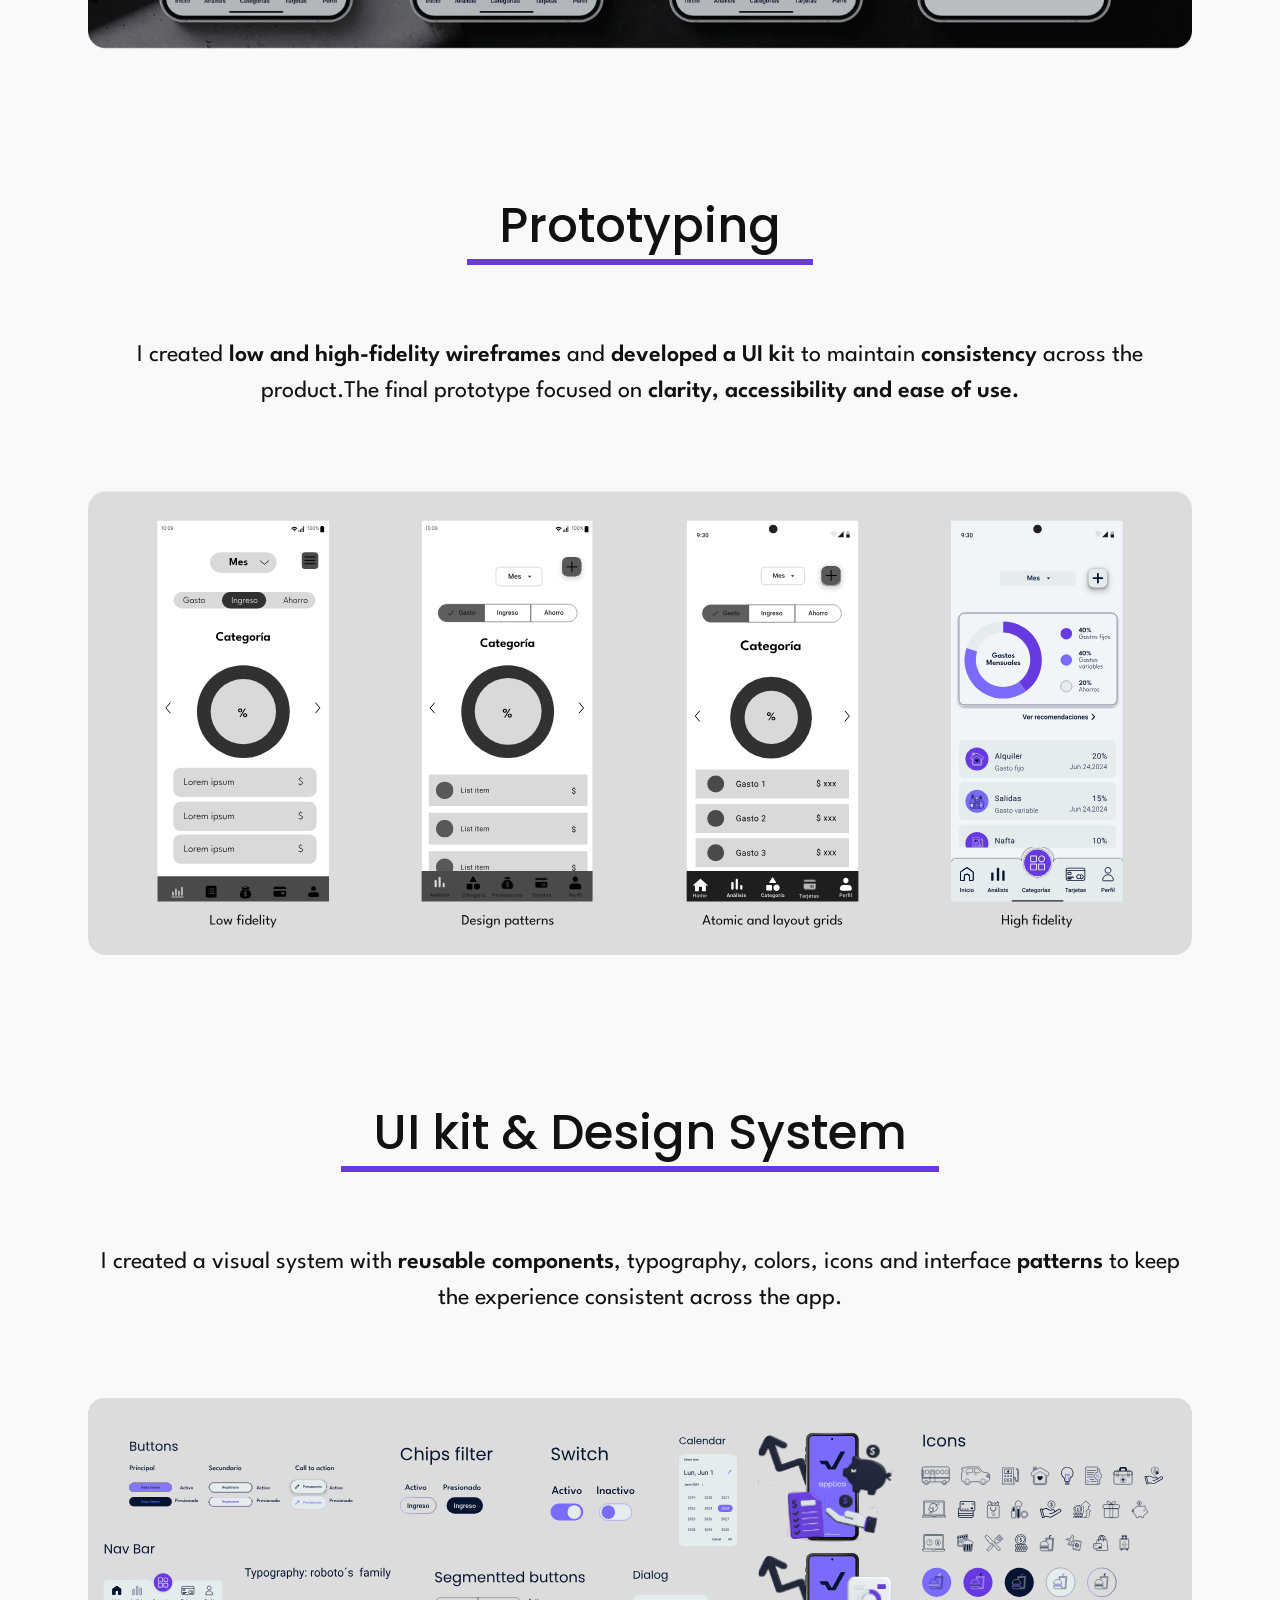
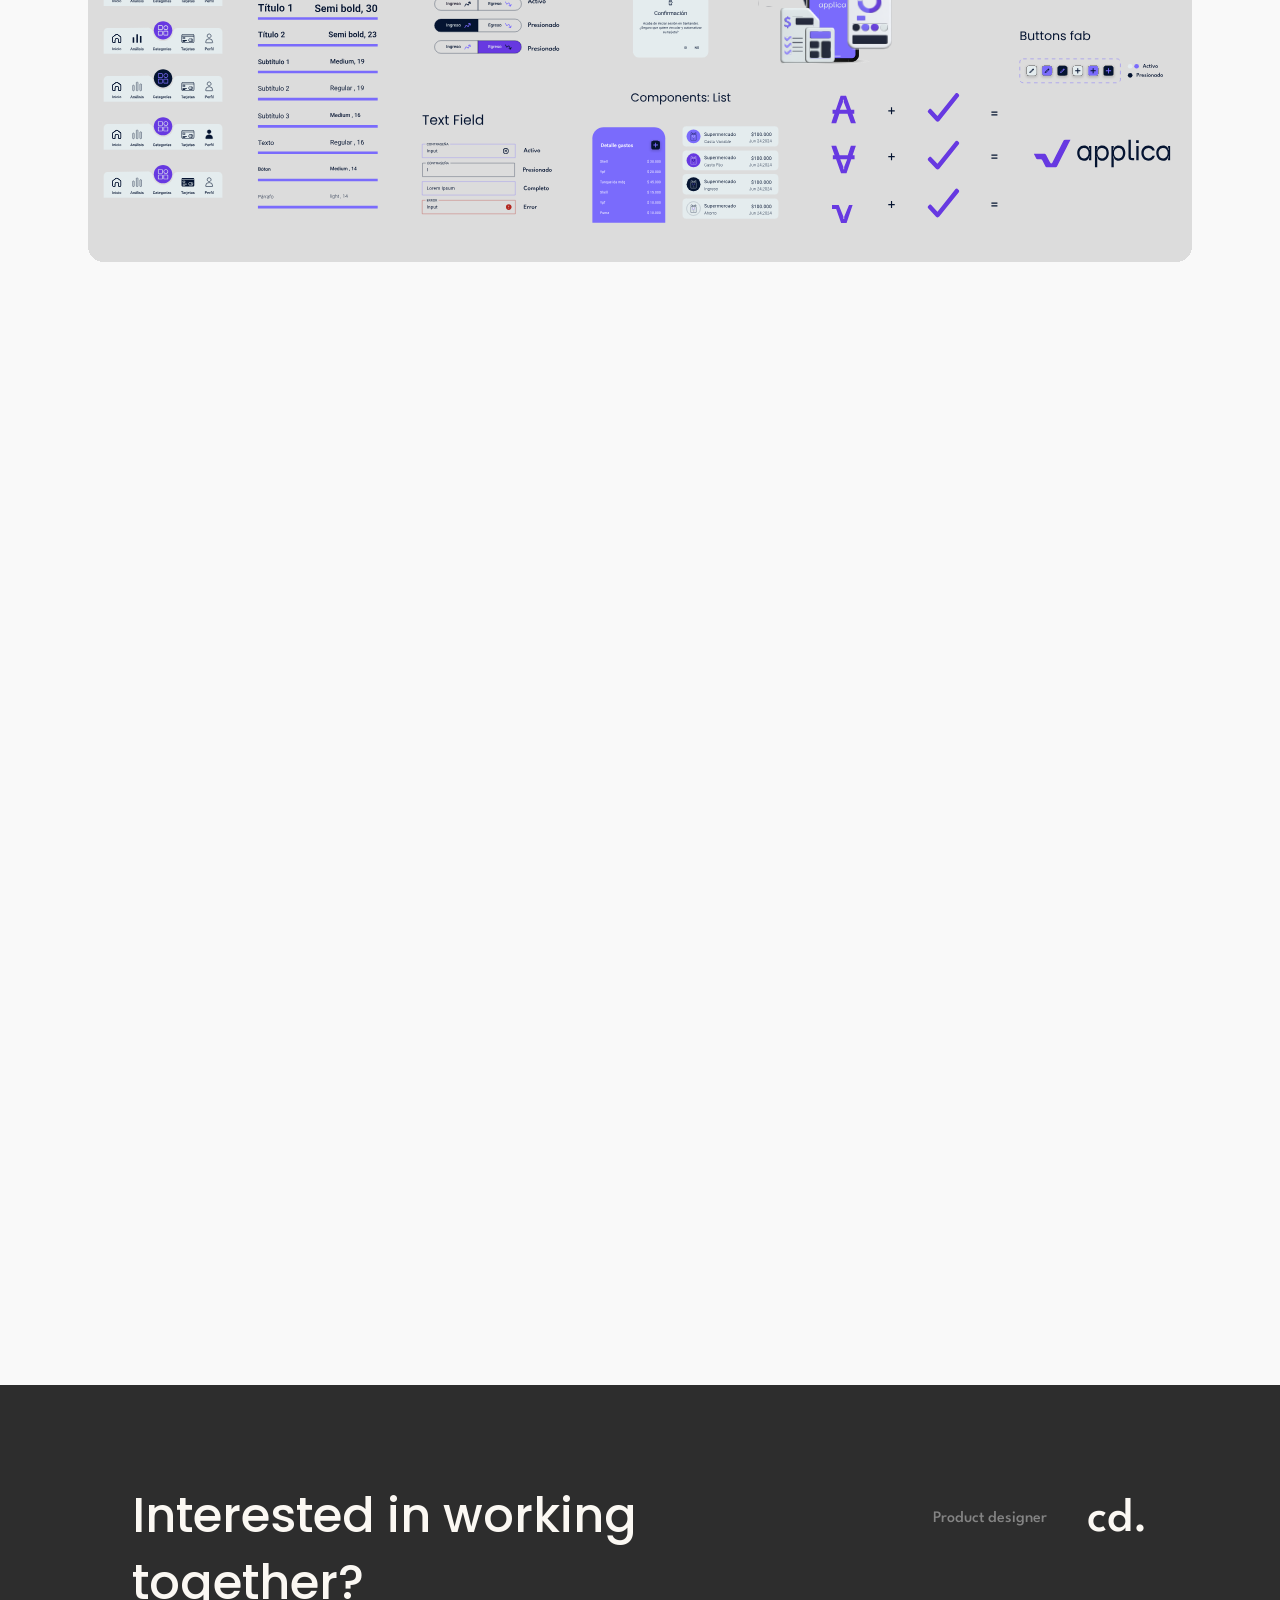
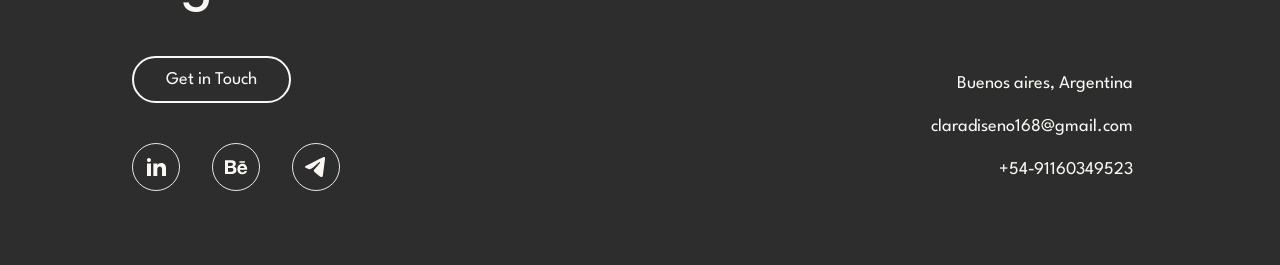
<file: applica.html>
<!DOCTYPE html>
<html lang="en">
<head>
<meta charset="utf-8">
<title>Applica</title>
<meta name="description" content="UX/UI: Applica financial management app for young people. Full design process from research to high-fidelity prototyping by Clara de Ezcurra.">
<meta name="viewport" content="width=device-width, initial-scale=1">
<meta property="og:title" content="Applica">
<meta property="og:description" content="UX/UI: Applica financial management app for young people. Full design process from research to high-fidelity prototyping by Clara de Ezcurra.">
<meta property="og:type" content="website">
<meta property="og:url" content="https://clarasportfolio.vercel.app/applica">
<meta name="twitter:card" content="summary_large_image">
<link rel="canonical" href="https://clarasportfolio.vercel.app/applica">
<link rel="icon" href="/favicon.svg" type="image/svg+xml">
<link rel="preload" href="/fonts/league-spartan-latin-500-normal.woff2" as="font" type="font/woff2" crossorigin>
<link rel="preload" href="/fonts/poppins-latin-600-normal.woff2" as="font" type="font/woff2" crossorigin>
<link rel="stylesheet" href="/js/vendor/lenis.css">
<link rel="stylesheet" href="/css/base.css">
<link rel="stylesheet" href="/css/site.css">

</head>
<body class="carbique">
<a class="skip-link" href="#main">Skip to content</a>
<header class="navbar-4 w-nav">
  <div class="container-12 w-container">
    <a href="/" class="brand w-nav-brand" aria-label="Clara de Ezcurra, home">
      <div class="lgobrand" aria-hidden="true">cd.</div>
      <div class="text-block-25">Product designer</div>
    </a>
    <nav class="nav-menu-2 w-nav-menu" id="nav-menu" aria-label="Main">
      <a href="/about-me" class="nav-link w-nav-link">About</a>
      <a href="/#work" class="nav-link w-nav-link">Work</a>
      <div class="w-layout-hflex flex-block-48">
        <a href="https://mail.google.com/mail/?view=cm&amp;fs=1&amp;to=claradiseno168@gmail.com" class="button4-3 w-inline-block" target="_blank" rel="noopener">
          <div class="button4_circle-3"><img src="/assets/6a122b95b4c33bf17f386be2.svg" class="button2_icon-2" alt="" loading="eager" fetchpriority="high" decoding="async"></div>
          <div class="button4_text-3">Let's talk<span class="sr-only"> (opens Gmail in a new tab)</span></div>
          <div class="button4_bg-2" aria-hidden="true"></div>
        </a>
      </div>
    </nav>
    <button type="button" class="menu-button-2 w-nav-button" aria-controls="nav-menu" aria-expanded="false" aria-label="Open menu">
      <img src="/assets/67b505e43dc3bf76cfbc0050.svg" class="image-33" alt="" loading="eager" fetchpriority="high" decoding="async">
    </button>
  </div>
</header>
<main id="main" tabindex="-1">
<div class="w-layout-vflex banner applica">
  <div class="w-layout-vflex flex-block-32">
    <h1 class="heading-29 as-h3">Applica</h1>
    <div class="text-block-30">App design</div>
  </div>
</div>
<div class="w-layout-hflex flex-block-33">
  <nav class="w-layout-vflex flex-block-34" aria-label="Breadcrumb">
    <a href="/#work" class="link">FEATURED WORK /</a>
    <a href="#main" class="link-2" aria-current="page">APPLICA</a>
  </nav>
  <div class="w-layout-vflex flex-block-35">
    <div class="text-block-31">Project for: Coder House.</div>
<div class="text-block-31">Year: 2024.</div>
<div class="text-block-31">Role: Product designer.</div>
<div class="text-block-31">Supported OS: Android.</div>
  </div>
</div>
<p class="text-large light introducing" data-reveal>Applica is a mobile app designed to help young adults understand their spending habits, organize their monthly budget and build healthier saving routines.</p>
<div class="w-layout-vflex flex-block-36">
  <img src="/assets/68d4701c2e16b13d8d82b78a.webp" class="banner-image" alt="Mobile mockup of Applica app showing spending analysis and financial dashboard" loading="eager" fetchpriority="high" decoding="async" data-reveal>
  <div class="w-layout-hflex flex-block-37" data-reveal>
    <img src="/assets/68d47da5463d4c531686bcdf.svg" class="image-52" alt="Tool used: Figma" loading="lazy" decoding="async">
<img src="/assets/68d47e9f15680631ae50b9f6.svg" class="image-53" alt="Tool used: Optimal Workshop" loading="lazy" decoding="async">
<img src="/assets/68d47ec4bb7b376738ce296b.svg" class="image-54" alt="Tool used: Whimsical" loading="lazy" decoding="async">
<img src="/assets/68d47efcb16249872058d1b7.svg" class="image-55" alt="Tool used: Adobe Illustrator" loading="lazy" decoding="async">
<img src="/assets/68d47f127200212b7e3818cb.svg" class="image-56" alt="Tool used: Adobe Photoshop" loading="lazy" decoding="async">
  </div>
</div>
<div class="w-layout-vflex flex-block-38">
  <div class="w-layout-vflex flex-block-39">
    <h2 class="heading-30 as-h4" data-reveal>Problem:</h2>
    <p class="text-block-33" data-reveal>Many <strong>young adults</strong> struggle to understand where their money goes each month. With multiple <strong>payment methods</strong>, digital wallets and credit cards, tracking expenses becomes <strong>fragmented </strong>and <strong>stressful</strong>.This lack of visibility makes it harder to plan, <strong>save </strong>and feel in <strong>control </strong>of personal finances.</p>
  </div>
  <div class="w-layout-vflex flex-block-39">
    <h2 class="heading-30 as-h4">Goal:</h2>
    <p class="text-block-33" data-reveal>Design a simple and <strong>intuitive mobile app</strong> that helps young adults <strong>track </strong>expenses, <strong>organize </strong>budgets and <strong>create </strong>realistic saving goals from <strong>one place.</strong></p>
  </div>
  <div class="w-layout-vflex flex-block-39">
    <h2 class="heading-30 as-h4" data-reveal>Designing the solution:</h2>
    <p class="text-block-33" data-reveal>I designed a <strong>mobile experience</strong> that centralizes <strong>expense tracking</strong>, <strong>budget planning and saving goals</strong>.The app helps users <strong>categorize expenses</strong>, understand their <strong>spending patterns </strong>and make better <strong>financial decisions</strong> through a clear and accessible interface.</p>
  </div>
</div>
<section class="w-layout-vflex flex-block-40">
  <div class="w-layout-vflex flex-block-10" data-reveal>
    <h2 class="heading-19 violet centro as-h3" data-reveal>My Process: Design Thinking</h2>
  </div>
  <img src="/assets/68d55a44daeeb5e81e789188.svg" class="image-44" alt="Diagram of the Design Thinking process with five steps: Empathize, Define, Ideate, Prototype, and Test" loading="lazy" decoding="async" data-reveal>
</section>
<section class="w-layout-vflex flex-block-41">
  <div class="w-layout-vflex flex-block-10" data-reveal>
    <h2 class="heading-19 violet as-h3" data-reveal>Emphatize</h2>
  </div>
  <p class="text-block-34" data-reveal>I started with surveys and interviews to <strong>validate the problem</strong> and understand how young adults manage their money.The research showed that financial stress was <strong>not only related to income</strong>, but also to the lack of <strong>simple tools</strong> for everyday organization.</p>
  <ul class="w-layout-hflex flex-block-43" role="list" style="list-style:none;margin:0;padding:0">
    <li class="w-layout-vflex flex-block-42" data-reveal><img src="/assets/68d55f101108e6928338c161.svg" class="image-47" alt="70%" loading="lazy" decoding="async"><div class="text-block-35">Of young people in Argentina are concerned about their financial situation.</div></li>
    <li class="w-layout-vflex flex-block-42" data-reveal="1"><img src="/assets/68d55fd5c95d68bf1e41ea7e.svg" class="image-48 _2" alt="60%" loading="lazy" decoding="async"><div class="text-block-35">Of young people don't have a budget.</div></li>
    <li class="w-layout-vflex flex-block-42" data-reveal="2"><img src="/assets/68d55feb3fb040525aa025f9.svg" class="image-49 _3" alt="50%" loading="lazy" decoding="async"><div class="text-block-35">Of young people in Argentina don't know how to save.</div></li>
  </ul>
</section>
<section class="w-layout-vflex flex-block-41">
  <div class="w-layout-vflex flex-block-10" data-reveal>
    <h2 class="heading-19 violet as-h3" data-reveal>Define</h2>
  </div>
  <p class="text-block-34" data-reveal>I created <strong>user personas</strong> based on research insights, mapping their <strong>motivations, frustrations and behaviors</strong>.I also analyzed direct and indirect competitors to identify opportunities and define a <strong>focused MVP.</strong></p>
  <div class="w-layout-hflex lottie"><img src="/assets/68d5632544927190b392c510.svg" class="userflow-netflix" alt="MVP features of Applica app including: create budget, create expense categories, set a savings goal, and link cards through secure login, with two mobile mockups showing categories and cards screens" loading="lazy" decoding="async" data-reveal></div>
</section>
<section class="w-layout-vflex flex-block-41">
  <div class="w-layout-vflex flex-block-10" data-reveal>
    <h2 class="heading-19 violet as-h3">Ideate</h2>
  </div>
  <p class="text-block-34" data-reveal>With the MVP defined, I designed the <strong>information architecture, user flows and task flows </strong>to create a clear and intuitive experience from onboarding to daily expense management.</p>
  <div class="w-layout-hflex lottie task">
    <h3 class="heading-31 as-h4" data-reveal>Taskflow:</h3>
    <img src="/assets/68d568934baa96be46ab9e37.svg" class="userflow-netflix" alt="Task flow diagram showing the user journey: enter budget section, create budget, create categories, link card, add expenses, and set a savings goal" loading="lazy" decoding="async" data-reveal>
  </div>
  <div class="w-layout-hflex lottie task">
    <h3 class="heading-31 as-h4" data-reveal>Userflow:</h3>
    <img src="/assets/68d5724274b62b46cc76723c.svg" class="userflow-netflix" alt="User flow diagram for Applica app showing the process from registration and login to creating budgets, linking cards, and setting savings goals" loading="lazy" decoding="async" data-reveal>
  </div>
</section>
<div class="div-block-32"><img src="/assets/68d589e2f147ecee9685019d.webp" class="image-57" alt="Four Applica app screens shown side by side" loading="lazy" decoding="async" data-reveal></div>
<section class="w-layout-vflex flex-block-41">
  <div class="w-layout-vflex flex-block-10" data-reveal>
    <h2 class="heading-19 violet as-h3" data-reveal>Prototyping</h2>
  </div>
  <p class="text-block-34" data-reveal>I created <strong>low and high-fidelity wireframes</strong> and <strong>developed a UI ki</strong>t to maintain <strong>consistency </strong>across the product.The final prototype focused on<strong> clarity, accessibility and ease of use.</strong></p>
  <div class="w-layout-hflex lottie"><img src="/assets/68d593600c6b3cfdb5d09d3c.svg" class="userflow-netflix" alt="Progression of Applica app screens from low fidelity wireframe to high fidelity design, showing iterations through design patterns and layout grids" loading="lazy" decoding="async" data-reveal></div>
</section>
<section class="w-layout-vflex flex-block-41">
  <div class="w-layout-vflex flex-block-10" data-reveal>
    <h2 class="heading-19 violet as-h3" data-reveal>UI kit &amp; Design System</h2>
  </div>
  <p class="text-block-34" data-reveal>I created a visual system with <strong>reusable components</strong>, typography, colors, icons and interface <strong>patterns </strong>to keep the experience consistent across the app.</p>
  <div class="w-layout-hflex lottie"><img src="/assets/68d69f7620945fefcc8b8a93.svg" class="userflow-netflix" alt="Applica UI kit: colors, typography, icons and interface components" loading="lazy" decoding="async" data-reveal></div>
</section>
<div class="div-block-32"><img src="/assets/68d6a168b55c2ae1fc4ba055.webp" class="image-50" alt="Three Applica app screens" loading="lazy" decoding="async" data-reveal></div>
<section class="w-layout-vflex flex-block-41">
  <div class="w-layout-vflex flex-block-10" data-reveal>
    <h2 class="heading-19 violet as-h3" data-reveal>Conclusion</h2>
  </div>
  <p class="text-block-34" data-reveal>This project allowed me to apply a complete UX/UI process, from research and problem definition to high-fidelity prototyping.I strengthened my skills in product thinking, mobile interaction design and visual consistency while creating a solution focused on a real everyday problem.</p>
  <a href="https://www.behance.net/gallery/206983929/Proyecto-final-UxUI-Coder-House" class="boton-see c-boton w-inline-block" target="_blank" rel="noopener" data-reveal>
        <div class="text-block-36">See my full project<span class="sr-only">: Applica on Behance (opens in a new tab)</span></div>
        <div class="div-block-33"><img src="/assets/68d6a4ea3de1c7b7c21f3fed.svg" class="flecha-boton" alt="" loading="lazy" decoding="async"></div>
      </a>
</section>
</main>
<footer class="footer-black">
  <div class="contenedor-principal-footer">
    <div class="w-layout-blockcontainer container-left-footer w-container">
      <div class="wrapper-get-in-touch">
        <h2 class="heading-15 as-h1">Interested in working together?</h2>
        <a href="https://mail.google.com/mail/?view=cm&amp;fs=1&amp;to=claradiseno168@gmail.com" class="footer-button w-button" target="_blank" rel="noopener">Get in Touch<span class="sr-only"> (opens Gmail in a new tab)</span></a>
        <ul class="w-layout-hflex wrapper-figma" role="list" style="list-style:none;margin:0;padding:0">
          <li><a href="https://www.linkedin.com/in/clara-de-ezcurra-6296ba208/" class="w-inline-block" target="_blank" rel="noopener"><img src="/assets/67b89d28336baea608632e98.svg" class="image-10" alt="LinkedIn (opens in a new tab)" loading="lazy" decoding="async"></a></li>
          <li><a href="https://www.behance.net/claradiseo" class="w-inline-block" target="_blank" rel="noopener"><img src="/assets/67b89d60f9a79e5d617b1d8a.svg" class="image-12" alt="Behance (opens in a new tab)" loading="lazy" decoding="async"></a></li>
          <li><a href="https://t.me/claradeezcurra" class="w-inline-block" target="_blank" rel="noopener"><img src="/assets/67c5dfd8311103d1bea06ae4.svg" class="image-11" alt="Telegram (opens in a new tab)" loading="lazy" decoding="async"></a></li>
        </ul>
      </div>
    </div>
    <div class="w-layout-blockcontainer container-5 w-container">
      <div class="wrapper-logo-f">
        <div class="text-block-6">Product designer</div>
        <p class="heading-16 as-h1" aria-hidden="true">cd.</p>
      </div>
      <address class="w-layout-vflex wrapper-datos" style="font-style:normal">
        <div class="text-block-7">Buenos aires, Argentina</div>
        <a class="text-block-7" href="mailto:claradiseno168@gmail.com" style="text-decoration:none">claradiseno168@gmail.com</a>
        <a class="text-block-7" href="tel:+5491160349523" style="text-decoration:none">+54&#8209;91160349523</a>
      </address>
    </div>
  </div>
</footer>
<script src="/js/vendor/lenis.min.js" defer></script>
<script src="/js/main.js" defer></script>
</body>
</html>
</file>
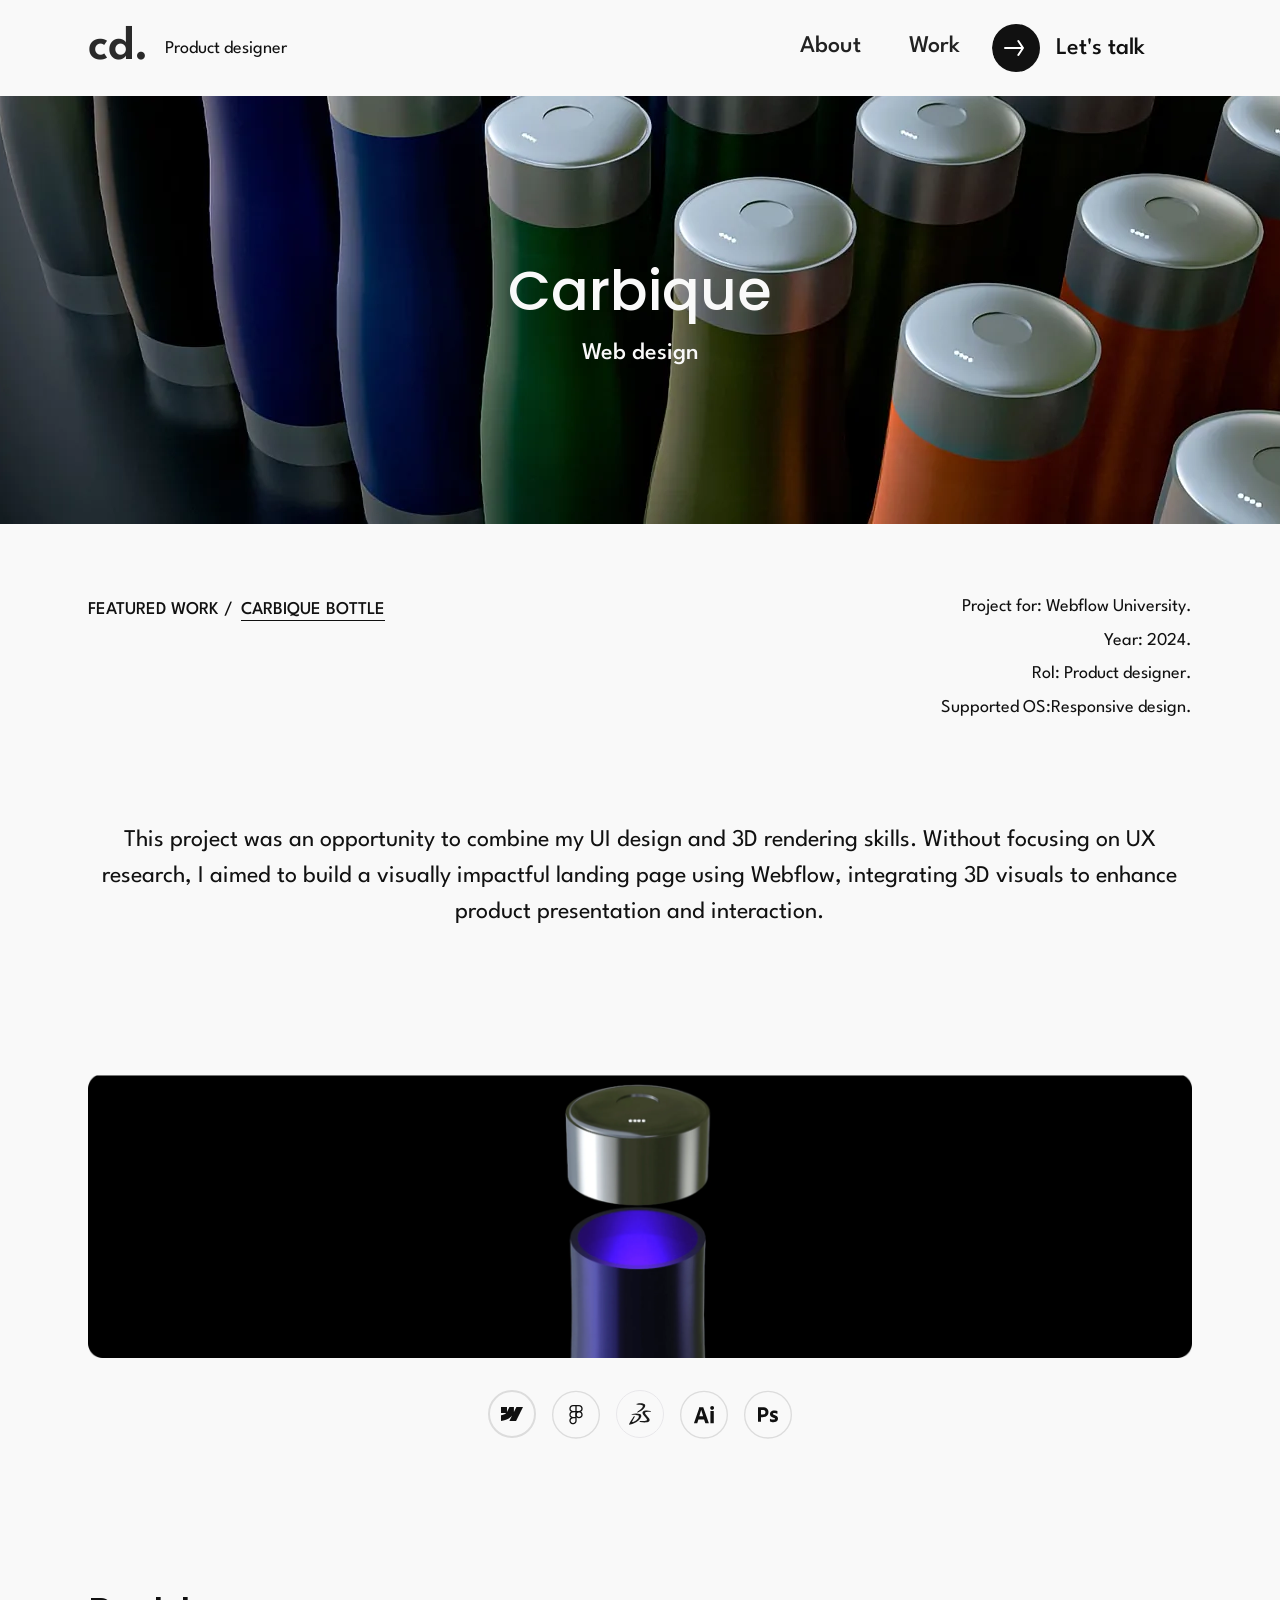
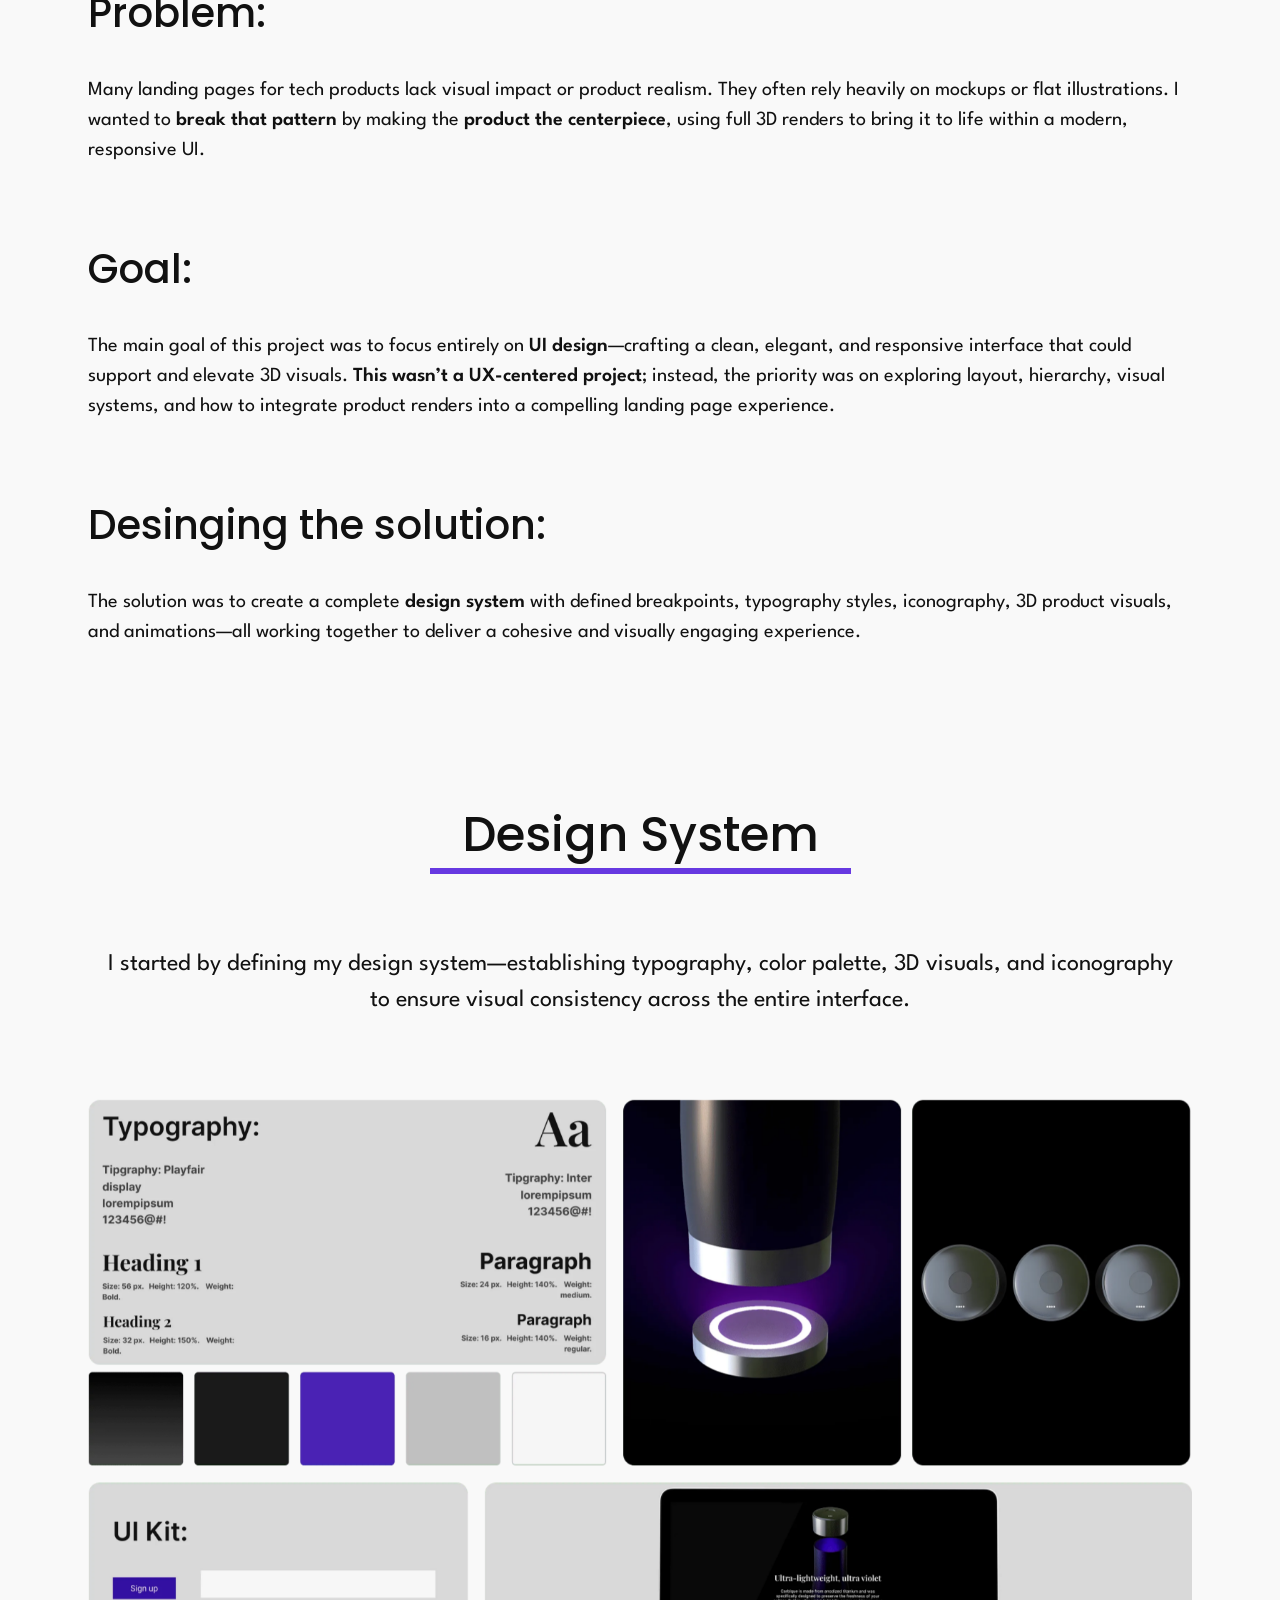
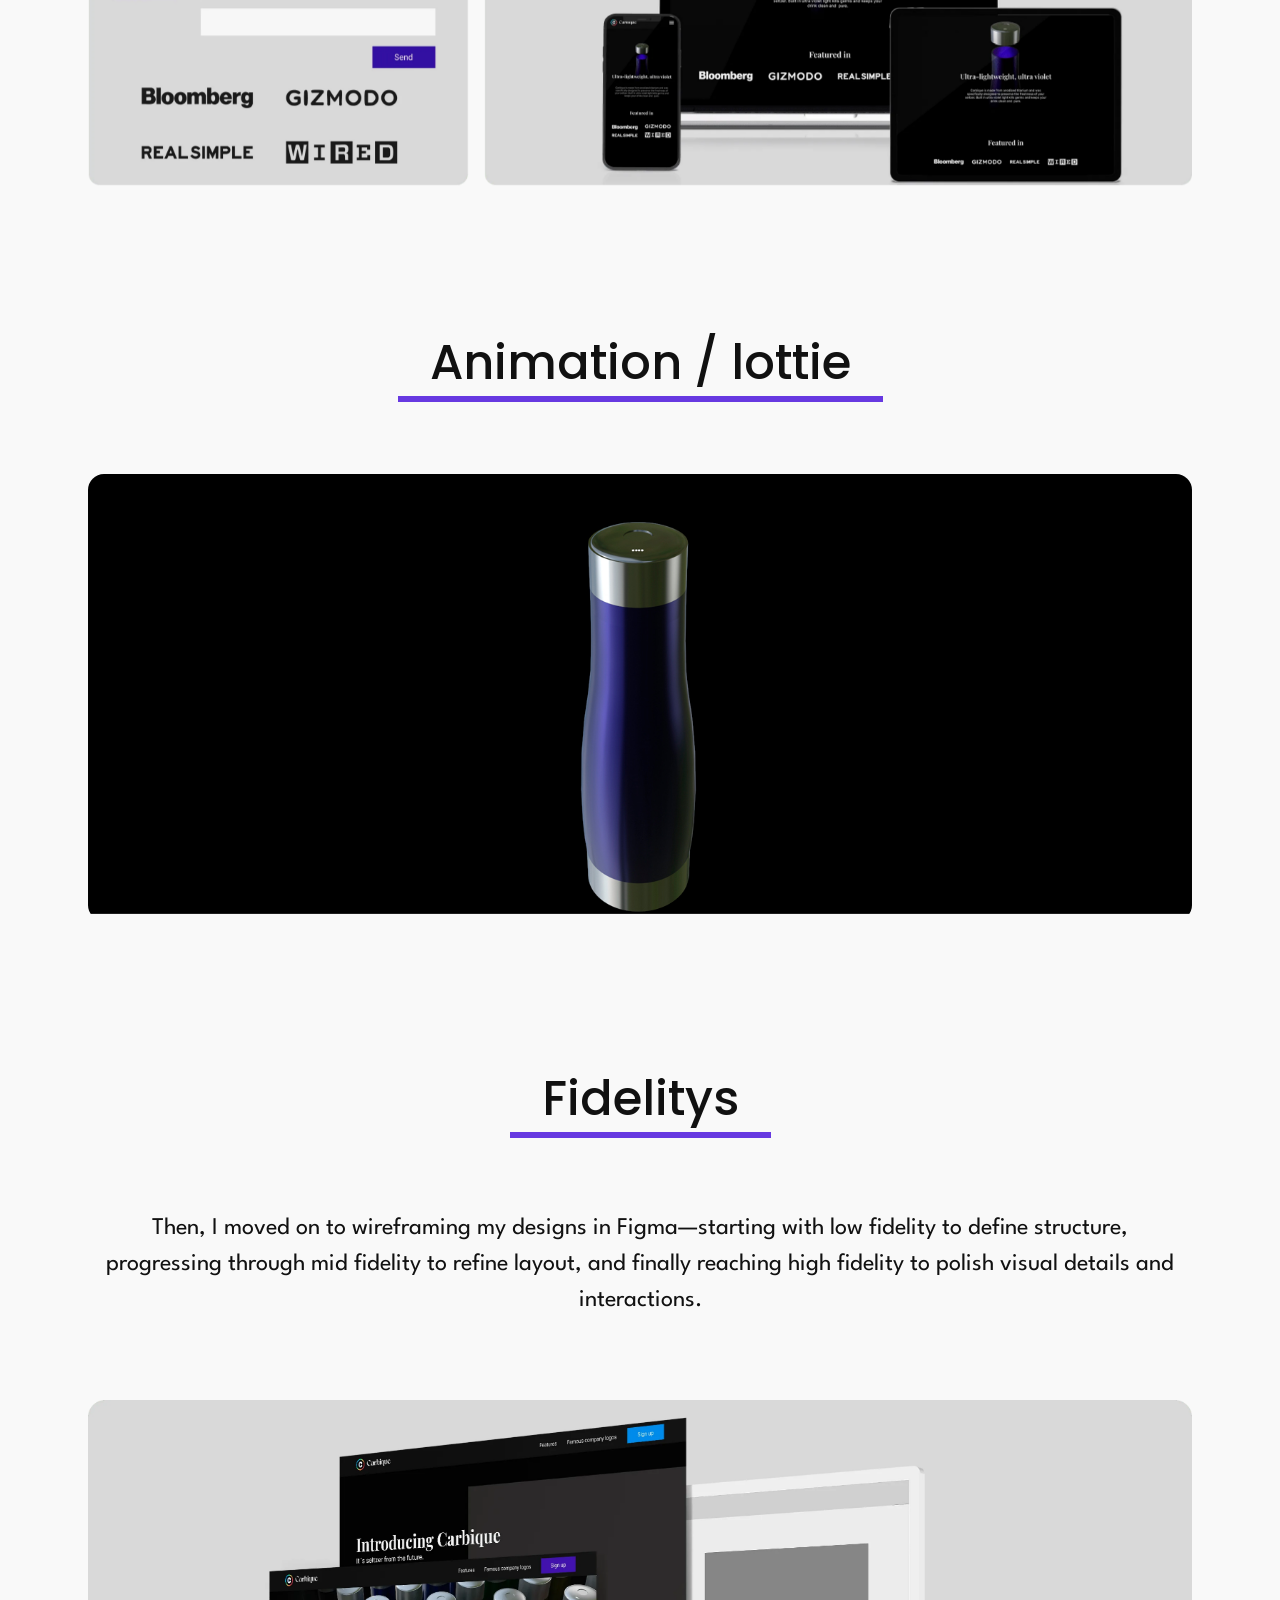
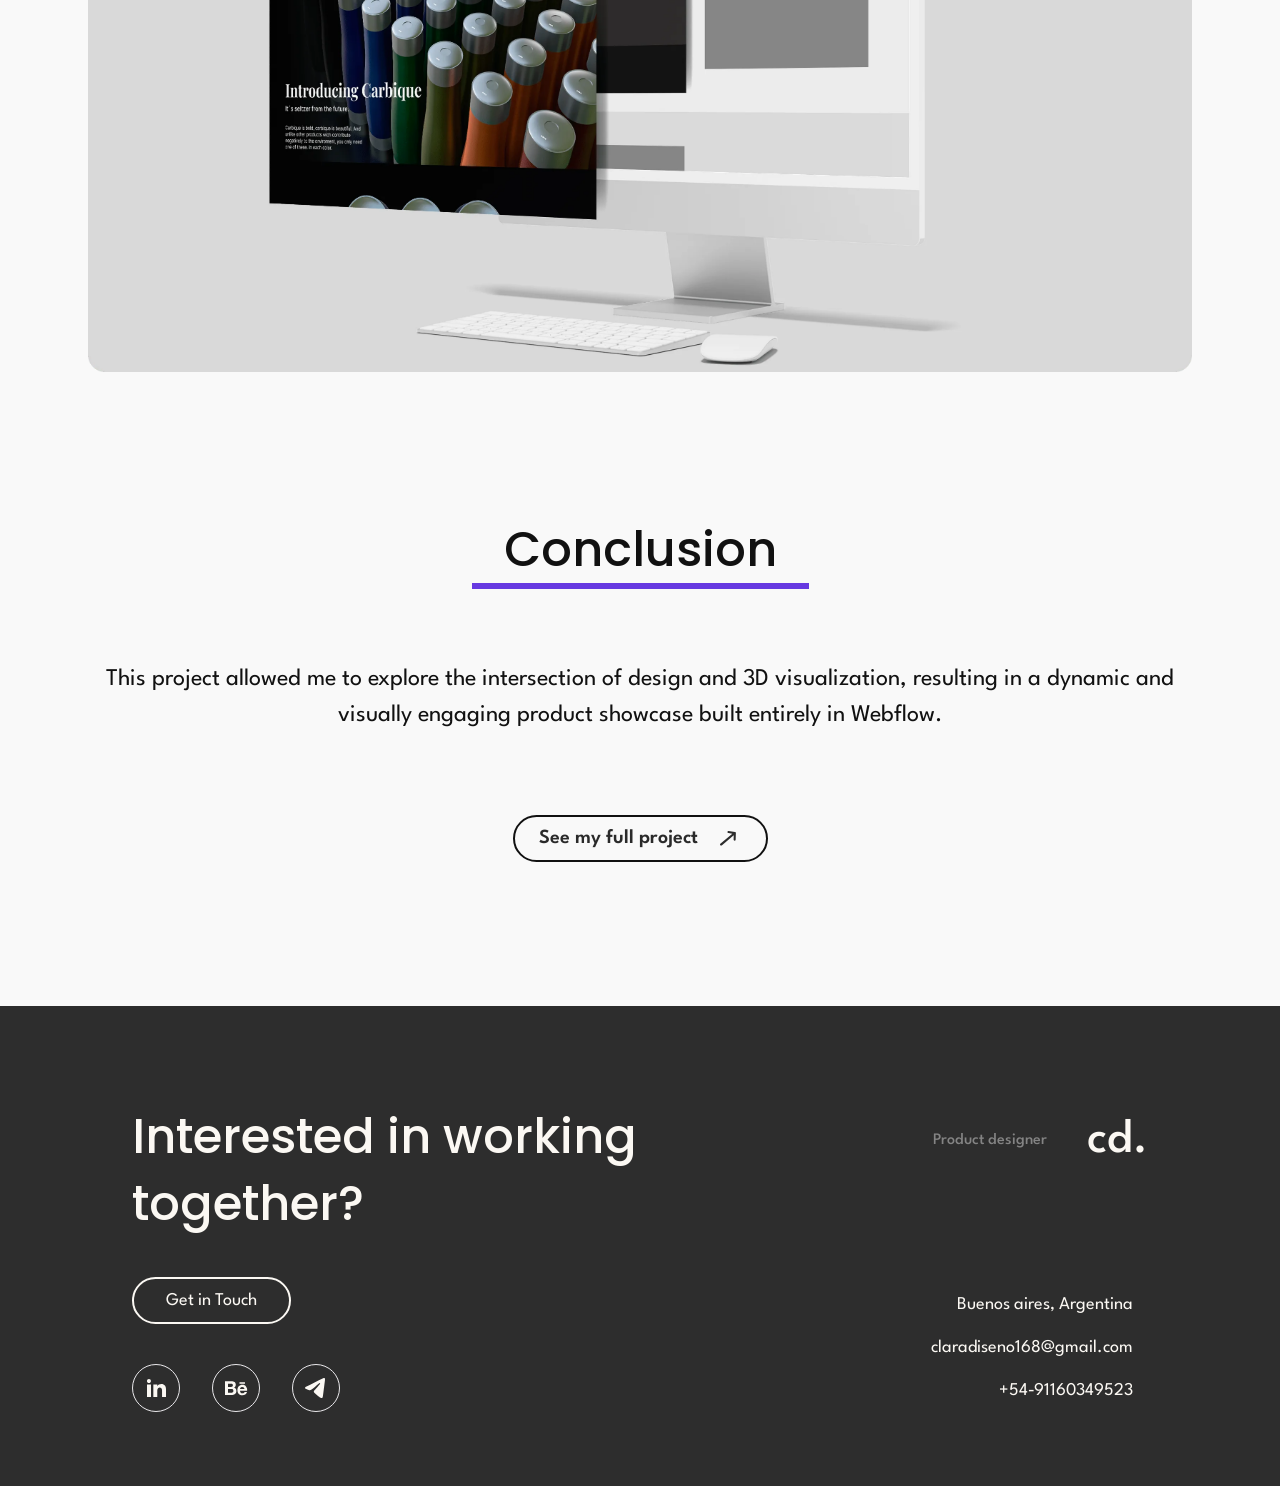
<file: carbique.html>
<!DOCTYPE html>
<html lang="en">
<head>
<meta charset="utf-8">
<title>carbique</title>
<meta name="description" content="UI design project combining 3D rendering and Webflow development. Visually impactful landing page showcasing product design and interaction skills.">
<meta name="viewport" content="width=device-width, initial-scale=1">
<meta property="og:title" content="carbique">
<meta property="og:description" content="UI design project combining 3D rendering and Webflow development. Visually impactful landing page showcasing product design and interaction skills.">
<meta property="og:type" content="website">
<meta property="og:url" content="https://clarasportfolio.vercel.app/carbique">
<meta name="twitter:card" content="summary_large_image">
<link rel="canonical" href="https://clarasportfolio.vercel.app/carbique">
<link rel="icon" href="/favicon.svg" type="image/svg+xml">
<link rel="preload" href="/fonts/league-spartan-latin-500-normal.woff2" as="font" type="font/woff2" crossorigin>
<link rel="preload" href="/fonts/poppins-latin-600-normal.woff2" as="font" type="font/woff2" crossorigin>
<link rel="stylesheet" href="/js/vendor/lenis.css">
<link rel="stylesheet" href="/css/base.css">
<link rel="stylesheet" href="/css/site.css">

</head>
<body class="carbique">
<a class="skip-link" href="#main">Skip to content</a>
<header class="navbar-4 w-nav">
  <div class="container-12 w-container">
    <a href="/" class="brand w-nav-brand" aria-label="Clara de Ezcurra, home">
      <div class="lgobrand" aria-hidden="true">cd.</div>
      <div class="text-block-25">Product designer</div>
    </a>
    <nav class="nav-menu-2 w-nav-menu" id="nav-menu" aria-label="Main">
      <a href="/about-me" class="nav-link w-nav-link">About</a>
      <a href="/#work" class="nav-link w-nav-link">Work</a>
      <div class="w-layout-hflex flex-block-48">
        <a href="https://mail.google.com/mail/?view=cm&amp;fs=1&amp;to=claradiseno168@gmail.com" class="button4-3 w-inline-block" target="_blank" rel="noopener">
          <div class="button4_circle-3"><img src="/assets/6a122b95b4c33bf17f386be2.svg" class="button2_icon-2" alt="" loading="eager" fetchpriority="high" decoding="async"></div>
          <div class="button4_text-3">Let's talk<span class="sr-only"> (opens Gmail in a new tab)</span></div>
          <div class="button4_bg-2" aria-hidden="true"></div>
        </a>
      </div>
    </nav>
    <button type="button" class="menu-button-2 w-nav-button" aria-controls="nav-menu" aria-expanded="false" aria-label="Open menu">
      <img src="/assets/67b505e43dc3bf76cfbc0050.svg" class="image-33" alt="" loading="eager" fetchpriority="high" decoding="async">
    </button>
  </div>
</header>
<main id="main" tabindex="-1">
<div class="w-layout-vflex banner carbiqiue">
  <div class="w-layout-vflex flex-block-32">
    <h1 class="heading-29 as-h3">Carbique</h1>
    <div class="text-block-30">Web design</div>
  </div>
</div>
<div class="w-layout-hflex flex-block-33">
  <nav class="w-layout-vflex flex-block-34" aria-label="Breadcrumb">
    <a href="/#work" class="link">FEATURED WORK /</a>
    <a href="#main" class="link-2" aria-current="page">CARBIQUE BOTTLE</a>
  </nav>
  <div class="w-layout-vflex flex-block-35">
    <div class="text-block-31">Project for: Webflow University.</div>
<div class="text-block-31">Year: 2024.</div>
<div class="text-block-31">Rol: Product designer.</div>
<div class="text-block-31">Supported OS:Responsive design.</div>
  </div>
</div>
<p class="text-large light introducing tablet" data-reveal>This project was an opportunity to combine my UI design and 3D rendering skills. Without focusing on UX research, I aimed to build a visually impactful landing page using Webflow, integrating 3D visuals to enhance product presentation and interaction.</p>
<div class="w-layout-vflex flex-block-36">
  <img src="/assets/68ebe85fdfeb716fdbb8b439.webp" class="banner-image carbique" alt="Carbique landing page design shown on desktop and mobile" loading="eager" fetchpriority="high" decoding="async" data-reveal>
  <div class="w-layout-hflex flex-block-37" data-reveal>
    <img src="/assets/68ebe97a50a3f0603bf1842f.svg" class="image-58" alt="Tool used: Webflow" loading="lazy" decoding="async">
<img src="/assets/68d47da5463d4c531686bcdf.svg" class="image-59" alt="Tool used: Figma" loading="lazy" decoding="async">
<img src="/assets/68ebea5e41b0d79431a426f1.svg" class="image-60" alt="Tool used: SolidWorks" loading="lazy" decoding="async">
<img src="/assets/68d47efcb16249872058d1b7.svg" class="image-61" alt="Tool used: Adobe Illustrator" loading="lazy" decoding="async">
<img src="/assets/68d47f127200212b7e3818cb.svg" class="image-62" alt="Tool used: Adobe Photoshop" loading="lazy" decoding="async">
  </div>
</div>
<div class="w-layout-vflex flex-block-38">
  <div class="w-layout-vflex flex-block-39">
    <h2 class="heading-30 as-h4" data-reveal>Problem:</h2>
    <p class="text-block-33" data-reveal>Many landing pages for tech products lack visual impact or product realism. They often rely heavily on mockups or flat illustrations. I wanted to<strong> break that pattern</strong> by making the <strong>product the centerpiece</strong>, using full 3D renders to bring it to life within a modern, responsive UI.</p>
  </div>
  <div class="w-layout-vflex flex-block-39">
    <h2 class="heading-30 as-h4" data-reveal>Goal:</h2>
    <p class="text-block-33" data-reveal>The main goal of this project was to focus entirely on <strong>UI design</strong>—crafting a clean, elegant, and responsive interface that could support and elevate 3D visuals.  <strong>This wasn’t a UX-centered project</strong>; instead, the priority was on exploring layout, hierarchy, visual systems, and how to integrate product renders into a compelling landing page experience.</p>
  </div>
  <div class="w-layout-vflex flex-block-39">
    <h2 class="heading-30 as-h4" data-reveal>Desinging the solution:</h2>
    <p class="text-block-33" data-reveal>The solution was to create a complete <strong>design system</strong> with defined breakpoints, typography styles, iconography, 3D product visuals, and animations—all working together to deliver a cohesive and visually engaging experience.</p>
  </div>
</div>
<section class="w-layout-vflex flex-block-40 carbique">
  <div class="w-layout-vflex flex-block-10" data-reveal>
    <h2 class="heading-19 violet as-h3" data-reveal>Design System</h2>
  </div>
  <p class="text-block-38" data-reveal>I started by defining my design system—establishing typography, color palette, 3D visuals, and iconography to ensure visual consistency across the entire interface.</p>
  <div class="div-block-34"><img src="/assets/68ffa32e67fe8a4d3ab31097.webp" class="ui-kit-carbique" alt="Style guide showing Playfair Display and Inter fonts, black, violet, gray, and white color palette, UI components, press logos, and product mockups across devices." loading="lazy" decoding="async" data-reveal></div>
</section>
<section class="w-layout-vflex flex-block-41">
  <div class="w-layout-vflex flex-block-10" data-reveal>
    <h2 class="heading-19 violet as-h3" data-reveal>Animation / lottie</h2>
  </div>
  
  <div class="w-layout-hflex lottie">
    <div class="lottie-animation-3" data-lottie="/assets/69021238e0091a07aee9d697.json" role="img" aria-label="Animated 3D render of the Carbique bottle"></div>
  </div>
</section>
<section class="w-layout-vflex flex-block-41">
  <div class="w-layout-vflex flex-block-10" data-reveal>
    <h2 class="heading-19 violet as-h3" data-reveal>Fidelitys</h2>
  </div>
  <p class="text-block-34" data-reveal>Then, I moved on to wireframing my designs in Figma—starting with low fidelity to define structure, progressing through mid fidelity to refine layout, and finally reaching high fidelity to polish visual details and interactions.</p>
  <img src="/assets/6902226c6f98e5c3a3ace951.webp" alt="Carbique landing page in low, mid and high fidelity" loading="lazy" decoding="async" data-reveal>
</section>
<section class="w-layout-vflex flex-block-41">
  <div class="w-layout-vflex flex-block-10" data-reveal>
    <h2 class="heading-19 violet as-h3" data-reveal>Conclusion</h2>
  </div>
  <p class="text-block-34" data-reveal>This project allowed me to explore the intersection of design and 3D visualization, resulting in a dynamic and visually engaging product showcase built entirely in Webflow.</p>
  <a href="https://carbique-bottle-water.webflow.io/" class="boton-see c-boton w-inline-block" target="_blank" rel="noopener" data-reveal>
        <div class="text-block-36">See my full project<span class="sr-only">: Carbique live website (opens in a new tab)</span></div>
        <div class="div-block-33"><img src="/assets/68d6a4ea3de1c7b7c21f3fed.svg" class="flecha-boton" alt="" loading="lazy" decoding="async"></div>
      </a>
</section>
</main>
<footer class="footer-black">
  <div class="contenedor-principal-footer">
    <div class="w-layout-blockcontainer container-left-footer w-container">
      <div class="wrapper-get-in-touch">
        <h2 class="heading-15 as-h1">Interested in working together?</h2>
        <a href="https://mail.google.com/mail/?view=cm&amp;fs=1&amp;to=claradiseno168@gmail.com" class="footer-button w-button" target="_blank" rel="noopener">Get in Touch<span class="sr-only"> (opens Gmail in a new tab)</span></a>
        <ul class="w-layout-hflex wrapper-figma" role="list" style="list-style:none;margin:0;padding:0">
          <li><a href="https://www.linkedin.com/in/clara-de-ezcurra-6296ba208/" class="w-inline-block" target="_blank" rel="noopener"><img src="/assets/67b89d28336baea608632e98.svg" class="image-10" alt="LinkedIn (opens in a new tab)" loading="lazy" decoding="async"></a></li>
          <li><a href="https://www.behance.net/claradiseo" class="w-inline-block" target="_blank" rel="noopener"><img src="/assets/67b89d60f9a79e5d617b1d8a.svg" class="image-12" alt="Behance (opens in a new tab)" loading="lazy" decoding="async"></a></li>
          <li><a href="https://t.me/claradeezcurra" class="w-inline-block" target="_blank" rel="noopener"><img src="/assets/67c5dfd8311103d1bea06ae4.svg" class="image-11" alt="Telegram (opens in a new tab)" loading="lazy" decoding="async"></a></li>
        </ul>
      </div>
    </div>
    <div class="w-layout-blockcontainer container-5 w-container">
      <div class="wrapper-logo-f">
        <div class="text-block-6">Product designer</div>
        <p class="heading-16 as-h1" aria-hidden="true">cd.</p>
      </div>
      <address class="w-layout-vflex wrapper-datos" style="font-style:normal">
        <div class="text-block-7">Buenos aires, Argentina</div>
        <a class="text-block-7" href="mailto:claradiseno168@gmail.com" style="text-decoration:none">claradiseno168@gmail.com</a>
        <a class="text-block-7" href="tel:+5491160349523" style="text-decoration:none">+54&#8209;91160349523</a>
      </address>
    </div>
  </div>
</footer>
<script src="/js/vendor/lenis.min.js" defer></script>
<script src="/js/vendor/lottie_light.min.js" defer></script>
<script src="/js/main.js" defer></script>
</body>
</html>
</file>
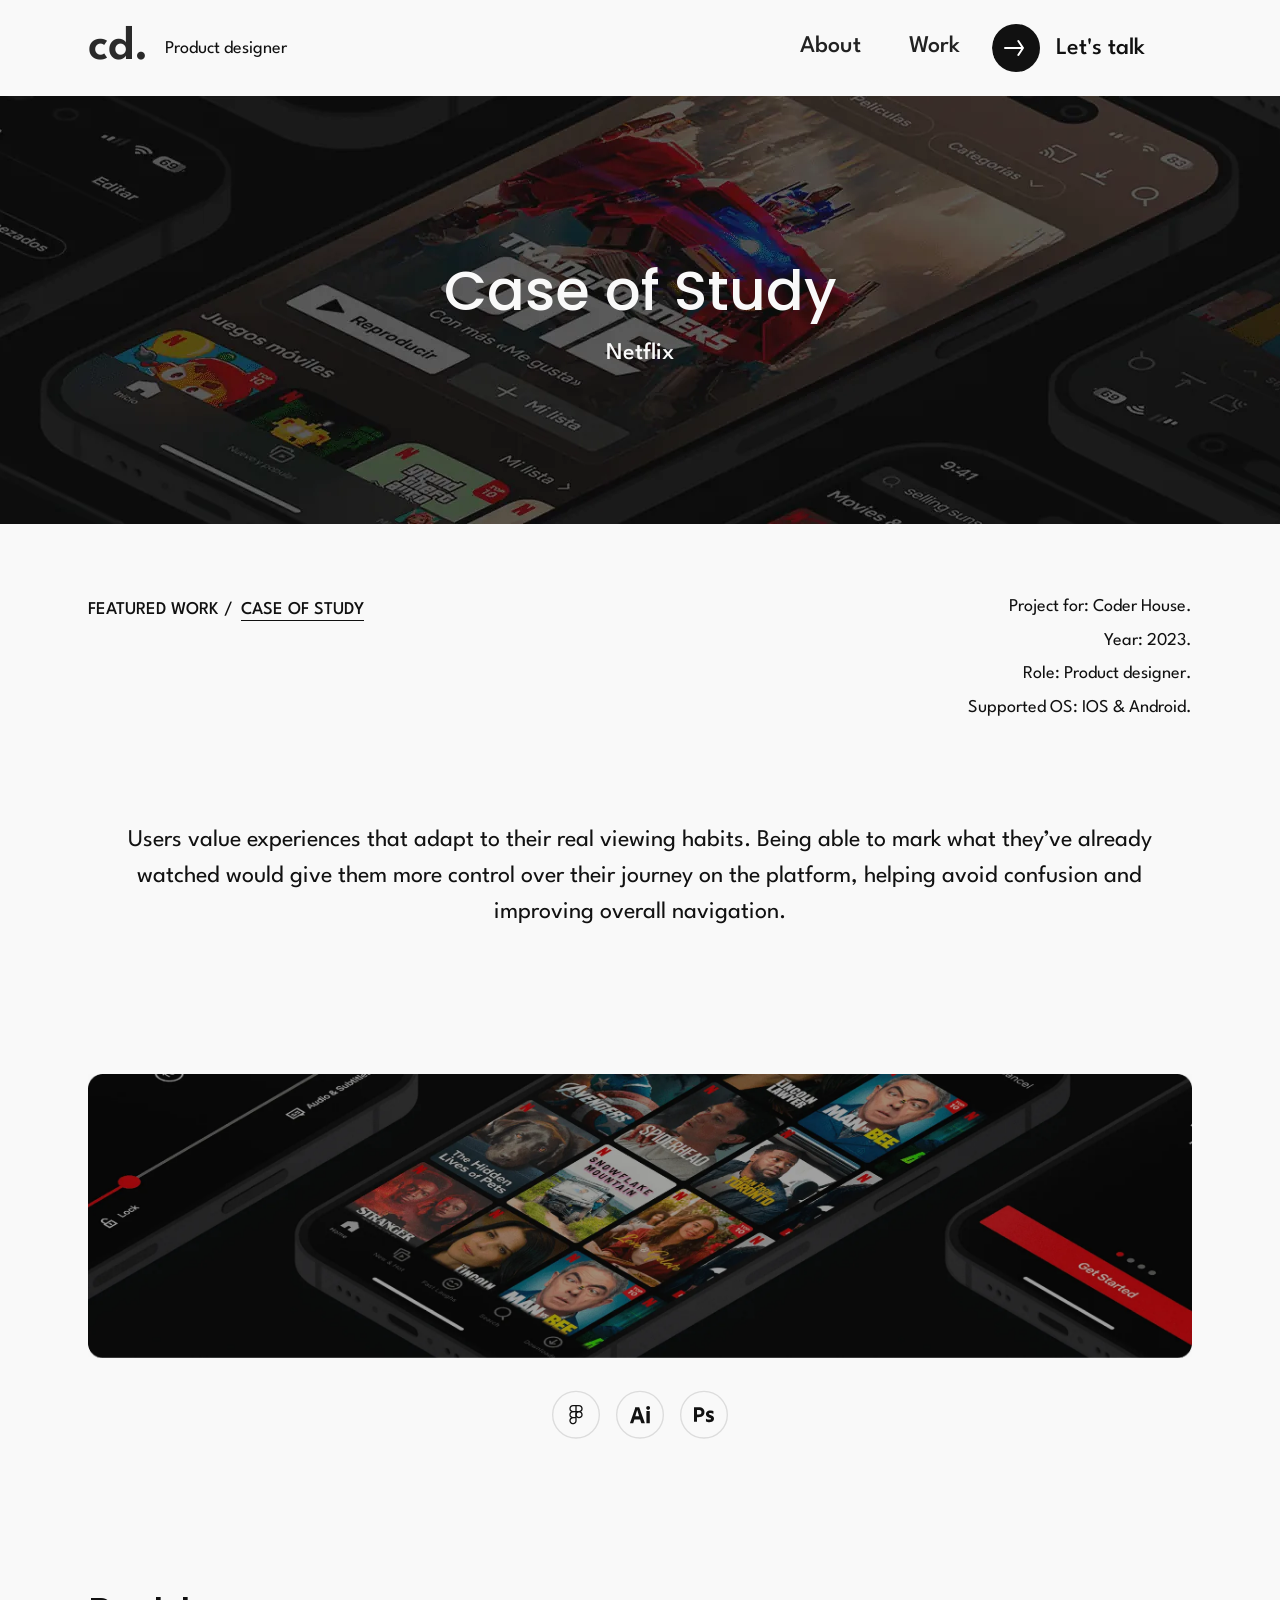
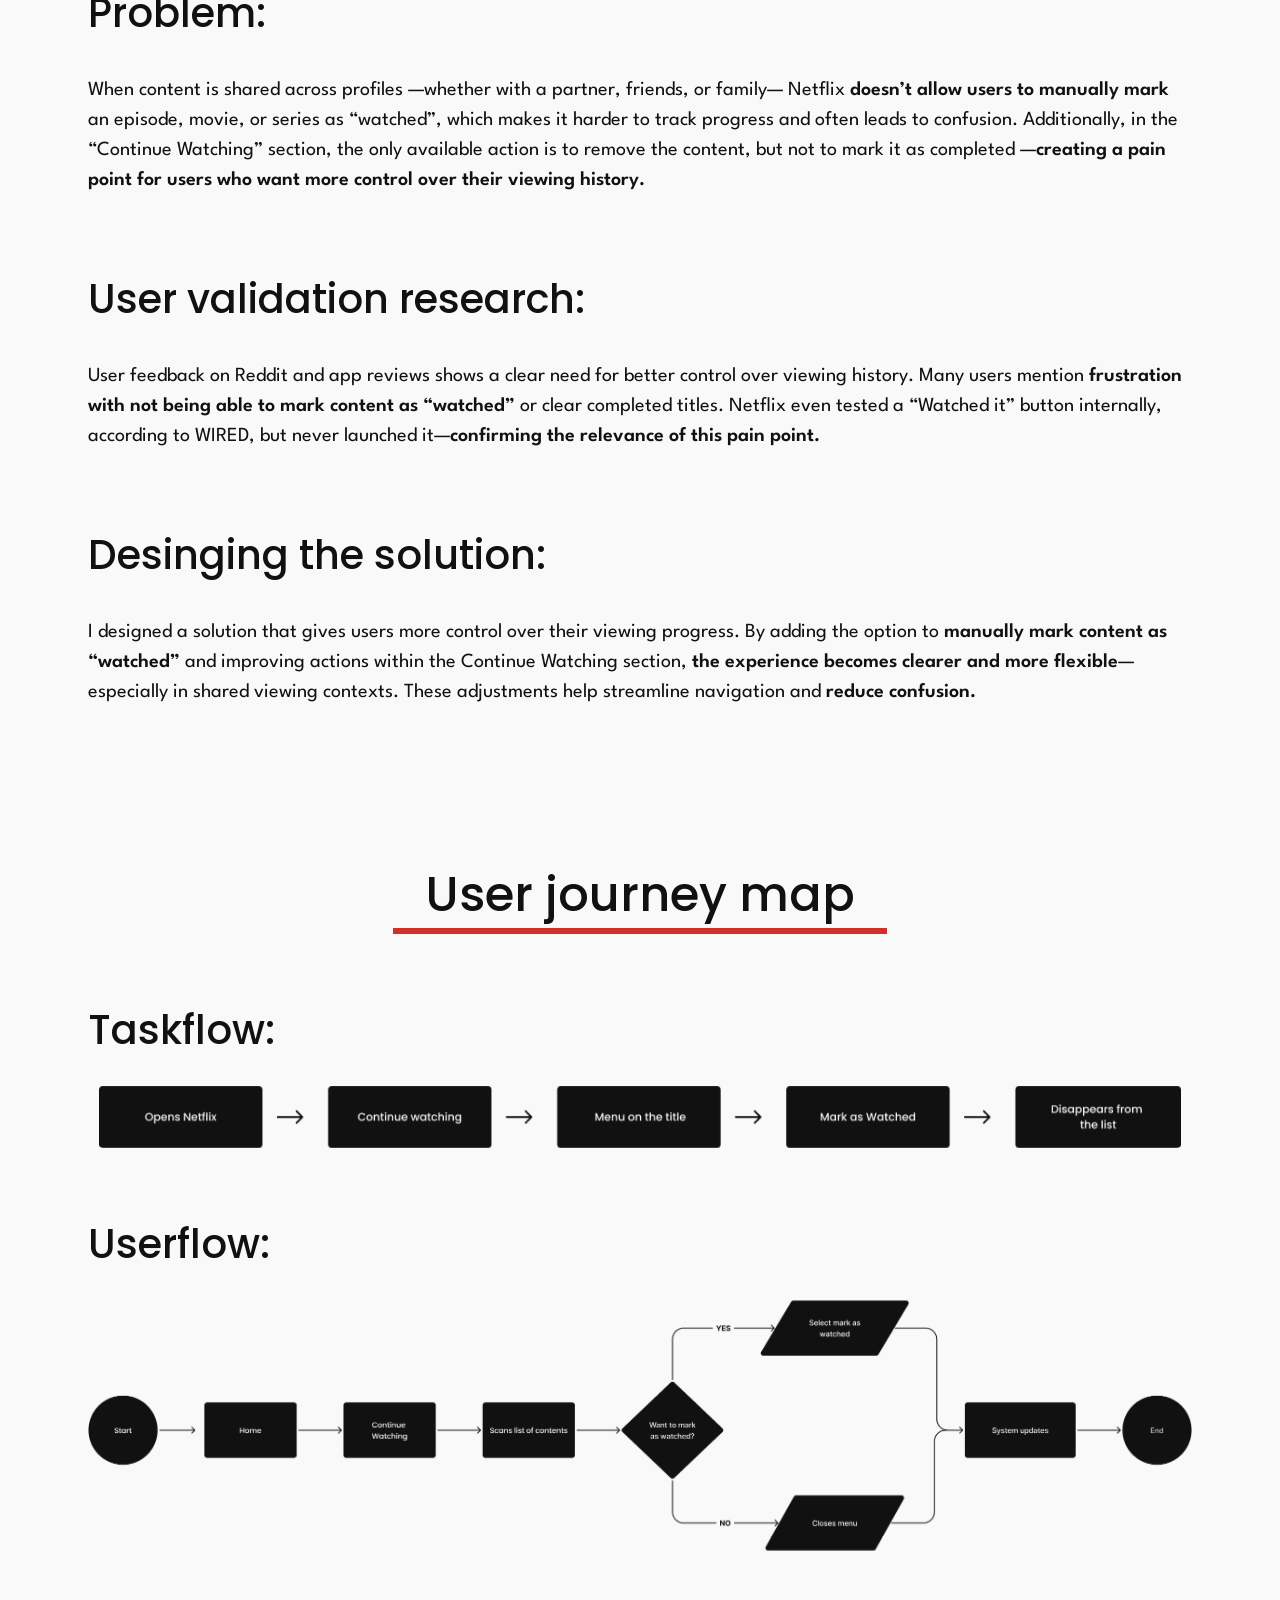
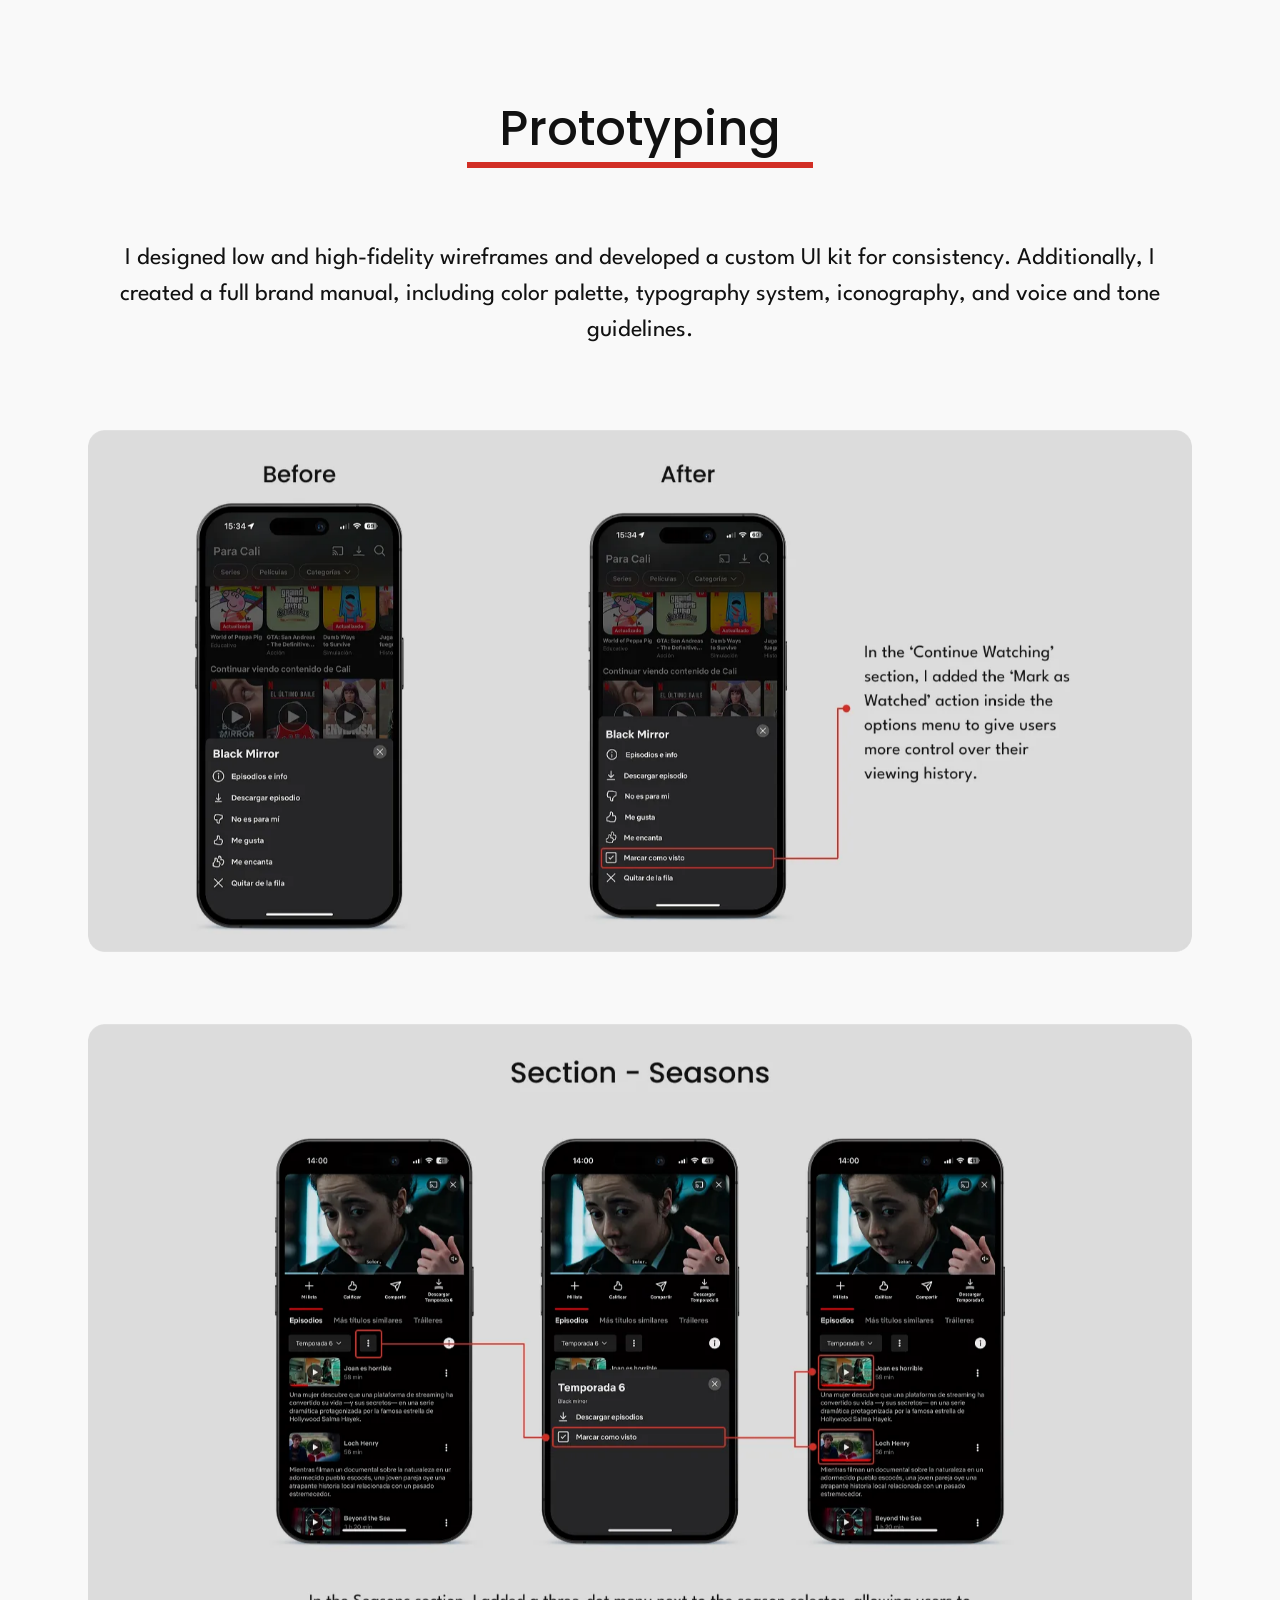
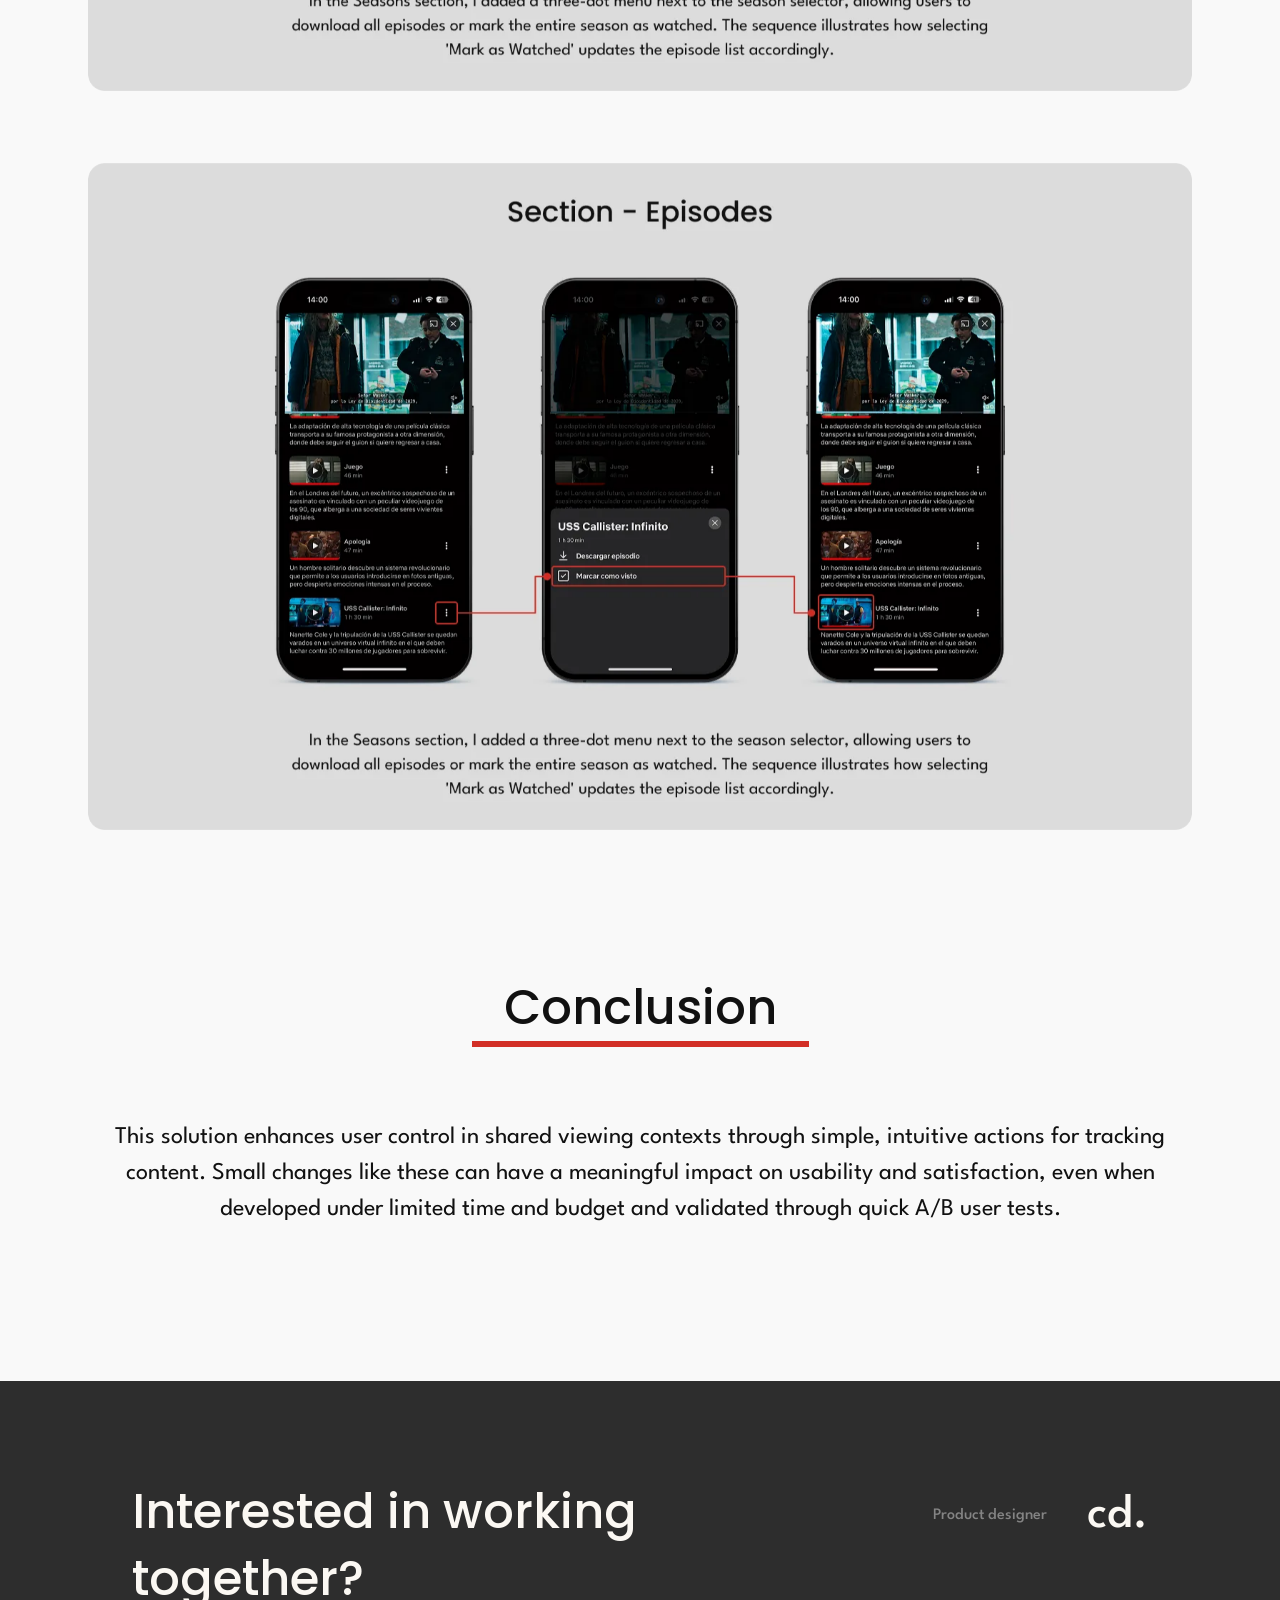
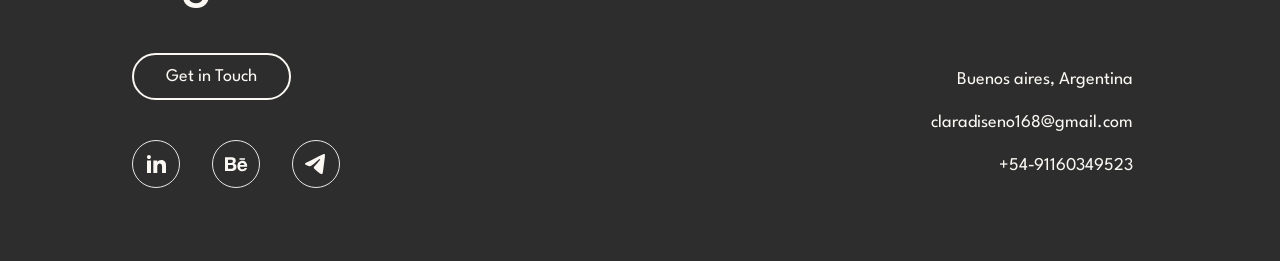
<file: case-of-stufy.html>
<!DOCTYPE html>
<html lang="en">
<head>
<meta charset="utf-8">
<title>Case of stufy</title>
<meta name="description" content="UX case study exploring how adding a manual &#x27;watched&#x27; marker improves Netflix user control and reduces confusion in shared viewing contexts.">
<meta name="viewport" content="width=device-width, initial-scale=1">
<meta property="og:title" content="Case of stufy">
<meta property="og:description" content="UX case study exploring how adding a manual &#x27;watched&#x27; marker improves Netflix user control and reduces confusion in shared viewing contexts.">
<meta property="og:type" content="website">
<meta property="og:url" content="https://clarasportfolio.vercel.app/case-of-stufy">
<meta name="twitter:card" content="summary_large_image">
<link rel="canonical" href="https://clarasportfolio.vercel.app/case-of-stufy">
<link rel="icon" href="/favicon.svg" type="image/svg+xml">
<link rel="preload" href="/fonts/league-spartan-latin-500-normal.woff2" as="font" type="font/woff2" crossorigin>
<link rel="preload" href="/fonts/poppins-latin-600-normal.woff2" as="font" type="font/woff2" crossorigin>
<link rel="stylesheet" href="/js/vendor/lenis.css">
<link rel="stylesheet" href="/css/base.css">
<link rel="stylesheet" href="/css/site.css">

</head>
<body class="carbique">
<a class="skip-link" href="#main">Skip to content</a>
<header class="navbar-4 w-nav">
  <div class="container-12 w-container">
    <a href="/" class="brand w-nav-brand" aria-label="Clara de Ezcurra, home">
      <div class="lgobrand" aria-hidden="true">cd.</div>
      <div class="text-block-25">Product designer</div>
    </a>
    <nav class="nav-menu-2 w-nav-menu" id="nav-menu" aria-label="Main">
      <a href="/about-me" class="nav-link w-nav-link">About</a>
      <a href="/#work" class="nav-link w-nav-link">Work</a>
      <div class="w-layout-hflex flex-block-48">
        <a href="https://mail.google.com/mail/?view=cm&amp;fs=1&amp;to=claradiseno168@gmail.com" class="button4-3 w-inline-block" target="_blank" rel="noopener">
          <div class="button4_circle-3"><img src="/assets/6a122b95b4c33bf17f386be2.svg" class="button2_icon-2" alt="" loading="eager" fetchpriority="high" decoding="async"></div>
          <div class="button4_text-3">Let's talk<span class="sr-only"> (opens Gmail in a new tab)</span></div>
          <div class="button4_bg-2" aria-hidden="true"></div>
        </a>
      </div>
    </nav>
    <button type="button" class="menu-button-2 w-nav-button" aria-controls="nav-menu" aria-expanded="false" aria-label="Open menu">
      <img src="/assets/67b505e43dc3bf76cfbc0050.svg" class="image-33" alt="" loading="eager" fetchpriority="high" decoding="async">
    </button>
  </div>
</header>
<main id="main" tabindex="-1">
<div class="w-layout-vflex banner case">
  <div class="w-layout-vflex flex-block-32">
    <h1 class="heading-29 as-h3">Case of Study</h1>
    <div class="text-block-30">Netflix</div>
  </div>
</div>
<div class="w-layout-hflex flex-block-33">
  <nav class="w-layout-vflex flex-block-34" aria-label="Breadcrumb">
    <a href="/#work" class="link">FEATURED WORK /</a>
    <a href="#main" class="link-2" aria-current="page">CASE OF STUDY</a>
  </nav>
  <div class="w-layout-vflex flex-block-35">
    <div class="text-block-31">Project for: Coder House.</div>
<div class="text-block-31">Year: 2023.</div>
<div class="text-block-31">Role: Product designer.</div>
<div class="text-block-31">Supported OS: IOS &amp; Android.</div>
  </div>
</div>
<p class="text-large light introducing tablet" data-reveal>Users value experiences that adapt to their real viewing habits. Being able to mark what they’ve already watched would give them more control over their journey on the platform, helping avoid confusion and improving overall navigation.</p>
<div class="w-layout-vflex flex-block-36">
  <img src="/assets/69022aaa0d1e7de05127b1b5.webp" class="banner-image" alt="Netflix app screens redesigned with an option to mark content as watched" loading="eager" fetchpriority="high" decoding="async" data-reveal>
  <div class="w-layout-hflex flex-block-37" data-reveal>
    <img src="/assets/68d47da5463d4c531686bcdf.svg" class="image-63" alt="Tool used: Figma" loading="lazy" decoding="async">
<img src="/assets/68d47efcb16249872058d1b7.svg" class="image-64" alt="Tool used: Adobe Illustrator" loading="lazy" decoding="async">
<img src="/assets/68d47f127200212b7e3818cb.svg" class="image-65" alt="Tool used: Adobe Photoshop" loading="lazy" decoding="async">
  </div>
</div>
<div class="w-layout-vflex flex-block-38">
  <div class="w-layout-vflex flex-block-39">
    <h2 class="heading-30 as-h4" data-reveal>Problem:</h2>
    <p class="text-block-33" data-reveal>When content is shared across profiles —whether with a partner, friends, or family— Netflix <strong>doesn’t allow users to manually mark</strong> an episode, movie, or series as “watched”, which makes it harder to track progress and often leads to confusion.  Additionally, in the “Continue Watching” section, the only available action is to remove the content, but not to mark it as completed —<strong>creating a pain point for users who want more control over their viewing history.</strong></p>
  </div>
  <div class="w-layout-vflex flex-block-39">
    <h2 class="heading-30 as-h4" data-reveal>User validation research:</h2>
    <p class="text-block-33" data-reveal>User feedback on Reddit and app reviews shows a clear need for better control over viewing history. Many users mention <strong>frustration with not being able to mark content as “watched”</strong> or clear completed titles.  Netflix even tested a “Watched it” button internally, according to WIRED, but never launched it—<strong>confirming the relevance of this pain point.</strong></p>
  </div>
  <div class="w-layout-vflex flex-block-39">
    <h2 class="heading-30 as-h4" data-reveal>Desinging the solution:</h2>
    <p class="text-block-33">I designed a solution that gives users more control over their viewing progress. By adding the option to <strong>manually mark content as “watched”</strong> and improving actions within the Continue Watching section, <strong>the experience becomes clearer and more flexible</strong>—especially in shared viewing contexts. These adjustments help streamline navigation and <strong>reduce confusion.</strong></p>
  </div>
</div>
<section class="w-layout-vflex flex-block-41">
  <div class="w-layout-vflex flex-block-10" data-reveal>
    <h2 class="heading-19 red as-h3" data-reveal>User journey map</h2>
  </div>
  
  <div class="w-layout-hflex lottie task">
    <h3 class="heading-31 as-h4" data-reveal>Taskflow:</h3>
    <img src="/assets/69022c35a1b0ed02091431a8.png" class="taskflow-netflix" alt="Task flow diagram for marking a title as watched in the Netflix app" loading="lazy" decoding="async" data-reveal>
  </div>
  <div class="w-layout-hflex lottie task">
    <h3 class="heading-31 as-h4" data-reveal>Userflow:</h3>
    <img src="/assets/69022c6750f32aaeaf69476a.png" class="userflow-netflix" alt="User flow diagram for the Netflix &quot;mark as watched&quot; feature" loading="lazy" decoding="async" data-reveal>
  </div>
</section>
<section class="w-layout-vflex flex-block-41">
  <div class="w-layout-vflex flex-block-10" data-reveal>
    <h2 class="heading-19 red as-h3" data-reveal>Prototyping</h2>
  </div>
  <p class="text-block-34" data-reveal>I designed low and high-fidelity wireframes and developed a custom UI kit for consistency.  Additionally, I created a full brand manual, including color palette, typography system, iconography, and voice and tone guidelines.</p>
  <div class="w-layout-hflex lottie"><img src="/assets/690232ecd6bd20129768e29f.webp" class="userflow-netflix" alt="Before and after comparison of the Netflix screen with the new watched option" loading="lazy" decoding="async" data-reveal></div>
  <div class="w-layout-hflex lottie"><img src="/assets/6902332e4c72b2961a5f63cd.webp" class="userflow-netflix" alt="Redesigned Netflix seasons section" loading="lazy" decoding="async" data-reveal></div>
  <div class="w-layout-hflex lottie"><img src="/assets/690233564f990c1a468e424b.webp" class="userflow-netflix" alt="Redesigned Netflix episodes list with watched markers" loading="lazy" decoding="async" data-reveal></div>
</section>
<section class="w-layout-vflex flex-block-41">
  <div class="w-layout-vflex flex-block-10" data-reveal>
    <h2 class="heading-19 red as-h3" data-reveal>Conclusion</h2>
  </div>
  <p class="text-block-34" data-reveal>This solution enhances user control in shared viewing contexts through simple, intuitive actions for tracking content. Small changes like these can have a meaningful impact on usability and satisfaction, even when developed under limited time and budget and validated through quick A/B user tests.</p>
  
</section>
</main>
<footer class="footer-black">
  <div class="contenedor-principal-footer">
    <div class="w-layout-blockcontainer container-left-footer w-container">
      <div class="wrapper-get-in-touch">
        <h2 class="heading-15 as-h1">Interested in working together?</h2>
        <a href="https://mail.google.com/mail/?view=cm&amp;fs=1&amp;to=claradiseno168@gmail.com" class="footer-button w-button" target="_blank" rel="noopener">Get in Touch<span class="sr-only"> (opens Gmail in a new tab)</span></a>
        <ul class="w-layout-hflex wrapper-figma" role="list" style="list-style:none;margin:0;padding:0">
          <li><a href="https://www.linkedin.com/in/clara-de-ezcurra-6296ba208/" class="w-inline-block" target="_blank" rel="noopener"><img src="/assets/67b89d28336baea608632e98.svg" class="image-10" alt="LinkedIn (opens in a new tab)" loading="lazy" decoding="async"></a></li>
          <li><a href="https://www.behance.net/claradiseo" class="w-inline-block" target="_blank" rel="noopener"><img src="/assets/67b89d60f9a79e5d617b1d8a.svg" class="image-12" alt="Behance (opens in a new tab)" loading="lazy" decoding="async"></a></li>
          <li><a href="https://t.me/claradeezcurra" class="w-inline-block" target="_blank" rel="noopener"><img src="/assets/67c5dfd8311103d1bea06ae4.svg" class="image-11" alt="Telegram (opens in a new tab)" loading="lazy" decoding="async"></a></li>
        </ul>
      </div>
    </div>
    <div class="w-layout-blockcontainer container-5 w-container">
      <div class="wrapper-logo-f">
        <div class="text-block-6">Product designer</div>
        <p class="heading-16 as-h1" aria-hidden="true">cd.</p>
      </div>
      <address class="w-layout-vflex wrapper-datos" style="font-style:normal">
        <div class="text-block-7">Buenos aires, Argentina</div>
        <a class="text-block-7" href="mailto:claradiseno168@gmail.com" style="text-decoration:none">claradiseno168@gmail.com</a>
        <a class="text-block-7" href="tel:+5491160349523" style="text-decoration:none">+54&#8209;91160349523</a>
      </address>
    </div>
  </div>
</footer>
<script src="/js/vendor/lenis.min.js" defer></script>
<script src="/js/main.js" defer></script>
</body>
</html>
</file>
<file: js/vendor/lenis.css>
html.lenis,
html.lenis body {
  height: auto;
}

.lenis.lenis-smooth {
  scroll-behavior: auto !important;
}

.lenis.lenis-smooth [data-lenis-prevent] {
  overscroll-behavior: contain;
}

.lenis.lenis-stopped {
  overflow: hidden;
}

.lenis.lenis-smooth iframe {
  pointer-events: none;
}
</file>
<file: css/base.css>
/* Tipografías alojadas en el propio sitio (antes: Google Fonts vía WebFont.js) */
@font-face{font-family:"League Spartan";font-style:normal;font-weight:300;font-display:swap;src:url(/fonts/league-spartan-latin-300-normal.woff2) format("woff2")}
@font-face{font-family:"League Spartan";font-style:normal;font-weight:400;font-display:swap;src:url(/fonts/league-spartan-latin-400-normal.woff2) format("woff2")}
@font-face{font-family:"League Spartan";font-style:normal;font-weight:500;font-display:swap;src:url(/fonts/league-spartan-latin-500-normal.woff2) format("woff2")}
@font-face{font-family:"League Spartan";font-style:normal;font-weight:600;font-display:swap;src:url(/fonts/league-spartan-latin-600-normal.woff2) format("woff2")}
@font-face{font-family:Poppins;font-style:normal;font-weight:400;font-display:swap;src:url(/fonts/poppins-latin-400-normal.woff2) format("woff2")}
@font-face{font-family:Poppins;font-style:normal;font-weight:500;font-display:swap;src:url(/fonts/poppins-latin-500-normal.woff2) format("woff2")}
@font-face{font-family:Poppins;font-style:normal;font-weight:600;font-display:swap;src:url(/fonts/poppins-latin-600-normal.woff2) format("woff2")}

/* Equivalente a normalize.css + webflow.css (solo lo que usa el sitio) */
*,*::before,*::after{box-sizing:border-box}
html{height:100%;-webkit-text-size-adjust:100%;font-family:sans-serif}
body{margin:0;min-height:100%;background-color:#fff;font-family:Arial,sans-serif;font-size:14px;line-height:20px;color:#333}
img{max-width:100%;vertical-align:middle;display:inline-block;border:0}
a{background-color:transparent;color:inherit}
strong{font-weight:bold}
h1,h2,h3,h4,h5,h6{font-weight:bold;margin-bottom:10px}
p{margin-top:0;margin-bottom:10px}
section{display:block}
.w-inline-block{max-width:100%;display:inline-block}
.w-layout-hflex{display:flex;flex-direction:row;align-items:flex-start}
.w-layout-vflex{display:flex;flex-direction:column;align-items:flex-start}
.w-layout-blockcontainer{max-width:940px;margin-left:auto;margin-right:auto;display:block}
.w-container{max-width:940px;margin-left:auto;margin-right:auto}
.w-container::before,.w-container::after{content:" ";grid-area:1/1/2/2;display:table}
.w-container::after{clear:both}
.w-button{display:inline-block;padding:9px 15px;background-color:#3898ec;color:#fff;border:0;line-height:inherit;text-decoration:none;cursor:pointer;border-radius:0}
@media (max-width:991px){.w-layout-blockcontainer,.w-container{max-width:728px}}
@media (max-width:767px){.w-layout-blockcontainer,.w-container{max-width:none}}

/* Navbar (reemplaza el componente w-nav de Webflow, colapsa en <=767px como el original) */
.w-nav{position:relative;background:#ddd;z-index:1000}
.w-nav::before,.w-nav::after{content:" ";grid-area:1/1/2/2;display:table}
.w-nav::after{clear:both}
.w-nav-brand{float:left;position:relative;color:#333;text-decoration:none}
.w-nav-link{vertical-align:top;color:#222;text-align:left;margin-left:auto;margin-right:auto;padding:20px;text-decoration:none;display:inline-block;position:relative}
.w-nav-menu{float:right;position:relative}
.w-nav-button{float:right;padding:18px;font-size:24px;display:none;cursor:pointer;position:relative;background:transparent;border:0;color:inherit;font:inherit;line-height:0}
@media (max-width:767px){
  .w-nav .w-nav-menu{display:none}
  .w-nav .w-nav-button{display:block}
  .w-nav.is-open .w-nav-menu{display:block!important;position:absolute;left:0;right:0;top:100%;float:none;min-width:200px;text-align:center;overflow:visible;animation:navDrop .4s ease}
  .w-nav.is-open .w-nav-link{display:block;position:relative}
}
@keyframes navDrop{from{transform:translateY(-12px);opacity:0}to{transform:none;opacity:1}}

/* ---------- Accesibilidad ---------- */
.skip-link{position:absolute;left:16px;top:-100px;z-index:2000;padding:12px 20px;background:#111;color:#fbf8f3;border-radius:40px;font-family:"League Spartan",sans-serif;font-size:18px;text-decoration:none;transition:top .2s ease}
.skip-link:focus{top:16px}
.sr-only{position:absolute!important;width:1px;height:1px;padding:0;margin:-1px;overflow:hidden;clip:rect(0,0,0,0);white-space:nowrap;border:0}
:focus{outline:none}
:focus-visible{outline:3px solid #0a6050;outline-offset:4px;border-radius:4px}
.footer-black :focus-visible{outline-color:#0a6050}
main:focus{outline:none}

/* ---------- Animaciones (equivalentes a las interacciones de Webflow) ---------- */
/* Aparición al hacer scroll: se activa solo si hay JS y el usuario no pidió reducir movimiento */
.js-motion [data-reveal]{opacity:0;translate:0 60px;will-change:translate,opacity}
.js-motion [data-reveal].is-revealed{opacity:1;translate:none;
  transition:translate var(--rv-dur,1200ms) cubic-bezier(.165,.84,.44,1) var(--rv-delay,0ms),
             opacity var(--rv-dur,1200ms) ease-in var(--rv-delay,0ms),
             scale .3s ease-in-out 0s}
[data-reveal="1"]{--rv-dur:1100ms;--rv-delay:300ms}
[data-reveal="2"]{--rv-dur:1000ms;--rv-delay:600ms}
[data-reveal="3"]{--rv-dur:1000ms;--rv-delay:900ms}
/* Celular/tablet: aparición más corta y ágil para no frenar la lectura */
@media (max-width:991px){
  .js-motion [data-reveal]{translate:0 32px}
  [data-reveal]{--rv-dur:650ms;--rv-delay:0ms}
  [data-reveal="1"]{--rv-dur:650ms;--rv-delay:120ms}
  [data-reveal="2"]{--rv-dur:650ms;--rv-delay:240ms}
  [data-reveal="3"]{--rv-dur:650ms;--rv-delay:360ms}
}

/* Navbar que se esconde al bajar y aparece al subir (Home y About) */
[data-hide-on-scroll] .w-nav{transition:transform .4s cubic-bezier(.25,.46,.45,.94)}
[data-hide-on-scroll].nav-hidden .w-nav{transform:translate3d(0,-100px,0)}
[data-hide-on-scroll].nav-hidden .w-nav:focus-within{transform:none}

/* Hover en cards de proyectos */
.hover-zoom{transition:scale .3s ease-in-out}
@media (hover:hover){.hover-zoom:hover,.hover-zoom:focus-visible{scale:1.05}}

/* Parallax con el mouse */
[data-parallax]{transition:transform .15s linear;will-change:transform}

/* Botón "Let's talk" (navbar) — solo desktop, como en Webflow */
.button4_bg-2{transition:width .5s cubic-bezier(.075,.82,.165,1)}
.button4_text-3{transition:color .5s cubic-bezier(.075,.82,.165,1)}
.button2_icon-2{transition:transform .4s cubic-bezier(.075,.82,.165,1)}
@media (min-width:992px) and (hover:hover){
  .button4-3:hover .button4_bg-2,.button4-3:focus-visible .button4_bg-2{width:100%}
  .button4-3:hover .button4_text-3,.button4-3:focus-visible .button4_text-3{color:#fff;transition-duration:.2s}
  .button4-3:hover .button2_icon-2,.button4-3:focus-visible .button2_icon-2{transform:translateX(.5em);transition-duration:.5s}
}

/* Botón "See my full project" */
.flecha-boton{transition:transform .2s ease-out}
.boton-see:hover .flecha-boton,.boton-see:focus-visible .flecha-boton{transform:rotate(40deg)}

/* Respeto de "reducir movimiento" (WCAG 2.3.3) */
@media (prefers-reduced-motion:reduce){
  *,*::before,*::after{animation-duration:.01ms!important;animation-iteration-count:1!important;transition-duration:.01ms!important;scroll-behavior:auto!important}
  [data-hide-on-scroll].nav-hidden .w-nav{transform:none}
  .hover-zoom:hover{scale:none}
}
</file>
<file: css/site.css>
:root{--text-primary:#111;--text-terciary:#111;--boton-text-2:#395b53;--bg-banner:hsla(42.86, 26.74%, 89.99%, 1);--text-heading:#2a2a2a;--boton-texto-2:rgba(57, 91, 83, 1);--boton-texto-3:rgba(251, 248, 243, 1);--iconos-secondary:#fbf8f3;--text-secondary:#fbf8f3;--bg:#f9f9f9;--boton-border-terciary:#2d2d2d;--card-3:#135887;--boton-border-primary:#0a6050;--boton-texto:rgba(10, 96, 80, 1);--card-2:#395b53;--banner-boton-hover:rgba(240, 236, 227, 1);--card-1:#455b3d;--t5a:16px;--pad4a:12px;--gap0a:0px;--radio8a:40px;--lineas:#f0ece3;--boton-border-contrast:#fbf8f3;--iconos-primary:#2d2d2d;--t3:8px;--pad5:16px;--gap0b:0px;--radio8b:40px;--botones-presionado:rgba(57, 91, 83, 1);--t5b:16px;--pad4b:12px;--border-principal:rgba(10, 96, 80, 1);--banner-boton-default:rgba(240, 236, 227, 1);--boton-text-4:#2d2d2d;--boton-text-3:#fbf8f3;--font-text:'League Spartan', sans-serif;--border-secundario:rgba(57, 91, 83, 1);--card-4:#30596f;--banner-boton-presionado:rgba(57, 91, 83, 1);--bg-footer:#f9f9f9;--text-accent:#0a6050;--boton-text-1:#0a6050;--ancho-desktop:1680px;--font-heading:Poppins, sans-serif}
body{font-family:League Spartan;color:var(--text-primary);font-size:14px;line-height:20px;font-weight:500}
h1,.as-h1{margin-top:20px;margin-bottom:10px;font-family:Poppins;color:var(--text-heading);font-size:96px;line-height:140%;font-weight:600}
h2,.as-h2{margin-top:20px;margin-bottom:10px;font-family:Poppins;color:var(--text-heading);font-size:72px;line-height:130%;font-weight:600}
h3,.as-h3{margin-top:20px;margin-bottom:10px;font-family:Poppins;color:var(--text-heading);font-size:56px;line-height:130%;font-weight:600}
h4,.as-h4{margin-top:10px;margin-bottom:10px;font-family:Poppins;color:var(--text-heading);font-size:48px;line-height:120%;font-weight:600}
h5,.as-h5{margin-top:10px;margin-bottom:10px;font-family:Poppins;color:var(--text-heading);font-size:32px;line-height:120%;font-weight:600}
.heading-2.tablet{width:auto;max-width:500px;color:var(--text-primary)}
.button4_circle-2{position:relative;z-index:1;display:flex;width:56px;height:100%;justify-content:center;align-items:center;border-top-left-radius:99px;border-top-right-radius:99px;border-bottom-left-radius:99px;border-bottom-right-radius:99px;background-color:#111}
.text-block-4{display:flex;height:auto;min-height:64px;justify-content:flex-start;align-items:flex-start;color:var(--text-terciary);font-size:28px;font-weight:300}
.nav-menu{position:relative;display:flex;margin-right:0px;margin-left:auto;justify-content:flex-end;align-items:center}
.container-4{display:flex;max-width:1280px;margin-right:auto;margin-left:auto;justify-content:center;align-items:center;grid-column-gap:16px;grid-row-gap:16px}
.flex-block-16{width:480px;height:96px;padding-top:16px;padding-right:0px;padding-bottom:16px;padding-left:32px;justify-content:flex-start;align-items:center;grid-column-gap:32px;grid-row-gap:32px;border-top-left-radius:6px;border-top-right-radius:6px;border-bottom-left-radius:6px;border-bottom-right-radius:6px;background-color:hsla(0, 0.00%, 86.27%, 1.00);box-shadow:2px 2px 6px 0 hsla(0, 0.00%, 16.47%, 0.20)}
.heading-introudcing{max-width:1062px;margin-top:24px;margin-right:auto;margin-bottom:0px;margin-left:auto;color:var(--text-heading);font-weight:500;text-align:center}
.button-nav-2{position:relative;display:flex;padding-top:8px;padding-right:12px;padding-bottom:8px;padding-left:12px;justify-content:center;align-items:center;flex-grow:0;flex-shrink:0;flex-basis:auto;grid-column-gap:12px;grid-row-gap:12px;border-top-style:solid;border-top-width:1.5px;border-top-color:black;border-right-style:solid;border-right-width:1.5px;border-right-color:black;border-bottom-style:solid;border-bottom-width:1.5px;border-bottom-color:black;border-left-style:solid;border-left-width:1.5px;border-left-color:black;border-top-left-radius:64px;border-top-right-radius:64px;border-bottom-left-radius:64px;border-bottom-right-radius:64px;opacity:1;color:#2d2d2d;font-size:18px;line-height:150%;text-decoration:none}
.button-nav-2:hover{display:flex}
.button-nav-2:active{box-shadow:inset 1px 2px 6px 5px rgba(0,0,0,0.2)}
.hero-heading{margin-top:0px;margin-bottom:0px;color:var(--text-terciary);font-weight:500}
.more-about-me-7{margin-top:0px;margin-bottom:0px;font-family:League Spartan, sans-serif;color:var(--boton-texto-2);font-size:16px;line-height:150%;font-weight:500;text-align:center;text-decoration:none}
.heading-introudcing.tablet{margin-top:0px;color:var(--text-primary)}
.flex-block-19{width:100%;flex-direction:column;justify-content:center;flex-wrap:nowrap;align-items:center;grid-column-gap:40px;grid-row-gap:40px}
.more-about-me-6{margin-top:0px;margin-bottom:0px;font-family:League Spartan, sans-serif;color:var(--boton-texto-3);font-size:16px;line-height:150%;font-weight:500;text-align:center;text-decoration:none}
.text-medium.medium{color:var(--text-heading);font-weight:500}
.atomo-icono-flecha{display:flex;width:24px;height:24px;justify-content:center;align-items:center;border-top-left-radius:56px;border-top-right-radius:56px;border-bottom-left-radius:56px;border-bottom-right-radius:56px;background-color:rgba(26, 26, 26, 1);text-decoration:none}
.only{display:flex;margin-top:0px;margin-bottom:0px;justify-content:center;align-items:center;color:var(--text-secondary);font-size:56px;font-weight:500;text-align:center}
.text-regular.semibold{font-weight:600}
.molecula-contenedor-presnetacion-desktop{display:flex;width:100%;padding-right:72px;padding-left:72px;justify-content:flex-start;align-items:flex-end;grid-column-gap:64px;text-decoration:none}
.text-large.medium{line-height:150%;font-weight:500;text-decoration-thickness:2px}
.more-about-me-9{margin-top:0px;margin-bottom:0px;font-family:League Spartan, sans-serif;color:var(--boton-texto-3);font-size:14px;line-height:150%;font-weight:500;text-align:center;text-decoration:none}
.heading-26{margin-top:0px;margin-bottom:0px;color:var(--text-primary);font-size:24px;font-weight:500;text-align:center}
.heading-5{line-height:140%;font-weight:500}
.text-block-23{font-size:48px;line-height:150%;font-weight:600}
.div-block-logo.celular{max-width:0px}
.utility-page-form{display:flex;flex-direction:column;align-items:stretch}
.carbique{margin-top:96px;background-color:var(--bg)}
.text-chiquito-card{position:absolute;left:auto;top:0%;right:56%;bottom:auto;display:flex;flex-direction:column;flex-wrap:nowrap;align-items:flex-end;font-size:14px;line-height:150%;font-weight:400;text-align:right}
.text-medium-2{color:#545454;font-size:18px;line-height:150%;font-weight:400}
.contenedor.tools-2{display:flex;margin-top:0px;margin-right:auto;margin-left:auto}
.div-block-22{display:flex;flex-direction:row;justify-content:center;flex-wrap:nowrap;align-items:center}
.banner.applica{width:100%;height:428px;background-image:url('/assets/68d440140162e6ca90cc3642.webp');background-size:cover}
.vectors-wrapper{display:flex;width:12px;height:7.226146697998047px;justify-content:center;align-items:center;text-decoration:none;object-fit:cover}
.paragraph-3{margin-bottom:0px;font-size:24px;line-height:120%}
.button4_text-2{position:relative;z-index:1}
.logo{display:flex;padding-top:0px;padding-right:0px;padding-bottom:0px;padding-left:0px;align-items:center;color:var(--text-primary);font-weight:600;text-decoration:none;text-decoration-color:var(--boton-border-terciary);text-decoration-style:solid;text-decoration-thickness:2px;text-underline-position:under}
.container-8{display:flex;width:auto;max-width:1280px;justify-content:space-between;align-items:center}
.image-36{max-height:2%;max-width:100%;font-size:2px;line-height:2px}
.lottie-animation-3{border-top-left-radius:16px;border-top-right-radius:16px;border-bottom-left-radius:16px;border-bottom-right-radius:16px}
.text-block-19{color:var(--text-secondary);font-size:24px;line-height:48px;font-weight:400;letter-spacing:0px}
.grid{display:flex;padding-right:0px;flex-direction:row;justify-content:center;flex-wrap:nowrap;align-items:flex-start;grid-template-areas:"Area"}
.hero-section{display:flex;max-width:1280px;margin-top:88px;margin-right:auto;margin-bottom:20px;margin-left:auto;flex-direction:row;justify-content:center;flex-wrap:nowrap;align-items:center}
.flex-block-43{justify-content:center;align-items:center;grid-column-gap:104px;grid-row-gap:104px}
.text-block-31{color:var(--text-terciary);font-size:18px;line-height:120%;font-weight:400;text-align:right}
.body-2{margin-top:96px;background-color:var(--bg)}
.linea-titulo.product-d{background-color:var(--card-3)}
.flecha-card{position:absolute;left:auto;top:auto;right:0px;bottom:0%;z-index:1;display:block;width:auto;max-height:96px;max-width:96%;margin-right:0px;margin-bottom:0px;margin-left:auto;float:none;opacity:1}
.contenedor-cards{display:flex;max-width:1280px;margin-top:0px;margin-right:auto;margin-bottom:0px;margin-left:0px;padding-right:24px;padding-left:24px;flex-direction:row;justify-content:flex-start;flex-wrap:wrap;align-items:center;grid-column-gap:48px;grid-row-gap:48px}
.heading-wrapper.tablet{max-height:636px;max-width:50%}
.main-button{display:flex;max-width:166px;margin-right:auto;margin-bottom:16px;margin-left:auto;padding-top:16px;padding-right:12px;padding-bottom:16px;padding-left:12px;flex-direction:row;justify-content:center;flex-wrap:nowrap;align-items:center;border-top-style:solid;border-top-width:2px;border-top-color:var(--boton-border-primary);border-right-style:solid;border-right-width:2px;border-right-color:var(--boton-border-primary);border-bottom-style:solid;border-bottom-width:2px;border-bottom-color:var(--boton-border-primary);border-left-style:solid;border-left-width:2px;border-left-color:var(--boton-border-primary);border-top-left-radius:80px;border-top-right-radius:80px;border-bottom-left-radius:80px;border-bottom-right-radius:80px;background-color:var(--bg);transition-property:all;transition-duration:200ms;transition-timing-function:ease;color:var(--boton-texto);font-size:18px;line-height:150%;text-align:center;text-decoration:none;vertical-align:middle}
.main-button:hover{background-color:var(--card-2);box-shadow:0 4px 12px 0 hsla(0, 0.00%, 17.65%, 0.25);transform:translate(0px, -2px);color:var(--boton-texto-3)}
.main-button:active{border-top-color:var(--boton-text-2);border-right-color:var(--boton-text-2);border-bottom-color:var(--boton-text-2);border-left-color:var(--boton-text-2);background-color:var(--banner-boton-hover);box-shadow:inset 0 4px 12px 0 rgba(0,0,0,0.2);transform:translate(0px, -2px);color:var(--boton-texto-2)}
.ux-ui-section.graphic{background-color:var(--card-2)}
.lottie{overflow:hidden;width:100%;height:auto;margin-right:0px;margin-left:0px;padding-top:0px;padding-right:0px;padding-left:0px;flex-direction:column;justify-content:center;flex-wrap:nowrap;align-items:center;border-top-left-radius:16px;border-top-right-radius:16px;border-bottom-left-radius:16px;border-bottom-right-radius:16px}
.heading-28{font-size:48px;font-weight:500}
.banner.case-of-study{width:100%}
.ux-ui-section{position:static;display:flex;height:336px;max-height:336px;margin-top:0px;justify-content:center;align-items:center;background-color:var(--card-1)}
.banner.case{background-image:url('/assets/6902260d257944229fbe5163.webp')}
.subtitulo{color:var(--text-secondary);font-size:18px;line-height:150%;font-weight:400}
.body-3{margin-top:96px;background-color:var(--bg)}
.div-block-33{display:flex;padding-top:6px;padding-right:6px;padding-bottom:6px;padding-left:6px;justify-content:center;align-items:center}
.linea{display:block;height:100%;max-height:none;max-width:560px;margin-right:auto;margin-left:0px;padding-left:0px;flex-grow:0;flex-shrink:0;flex-basis:auto;vertical-align:baseline}
.flex-block-47{width:100%;justify-content:center;align-items:flex-start}
.text-regular.light{font-weight:300}
.atomo-boton-banner{display:flex;width:166px;padding-top:var(--t5a);padding-right:var(--pad4a);padding-bottom:var(--t5a);padding-left:var(--pad4a);justify-content:center;align-items:center;grid-column-gap:var(--gap0a);border-top-style:solid;border-top-width:2px;border-top-color:var(--boton-border-primary);border-right-style:solid;border-right-width:2px;border-right-color:var(--boton-border-primary);border-bottom-style:solid;border-bottom-width:2px;border-bottom-color:var(--boton-border-primary);border-left-style:solid;border-left-width:2px;border-left-color:var(--boton-border-primary);border-top-left-radius:var(--radio8a);border-top-right-radius:var(--radio8a);border-bottom-left-radius:var(--radio8a);border-bottom-right-radius:var(--radio8a);background-color:rgba(240, 236, 227, 1);text-decoration:none}
.div-graphic-card{position:relative;display:flex;margin-top:auto;margin-right:auto;margin-bottom:auto;margin-left:auto;flex-direction:column;justify-content:space-around;flex-wrap:nowrap;align-items:flex-start;grid-column-gap:260px;grid-row-gap:260px}
.featured-work{max-width:1280px;margin-right:auto;margin-left:0px;justify-content:center;align-items:flex-start}
.flex-block-22{width:100%;justify-content:center;align-items:center;grid-column-gap:40px;grid-row-gap:40px}
.wrapper-image{max-width:50%;margin-left:auto}
.container.classes-text{display:flex;max-width:1440px}
.contenedor-principal-footer{display:flex;height:480px;justify-content:center;align-items:center}
.text-block-26{outline-color:#111;outline-offset:0px;outline-style:none;outline-width:0px;color:var(--text-primary);font-size:18px;line-height:150%;text-decoration:none;-webkit-text-stroke-width:0px;text-decoration-style:solid;text-decoration-skip-ink:none;mix-blend-mode:normal}
.text-block-26:hover{color:var(--text-secondary)}
.text-chiquito-card.product{left:auto;right:48%}
.div-block-19{display:flex;margin-top:auto;margin-bottom:auto;justify-content:center;align-items:center;order:0}
.text-block-18{color:var(--text-secondary)}
.image-17{width:48px;height:48px}
.text-block-8{display:flex;margin-right:auto;margin-bottom:24px;margin-left:auto;padding-top:2px;justify-content:center;align-items:center;color:var(--lineas);line-height:120%;font-weight:300}
.tool-figma{display:flex;width:314px;max-height:76px;max-width:314px;margin-right:auto;margin-left:auto;padding-top:0px;padding-bottom:0px;padding-left:0px;justify-content:flex-start;align-items:center;border-top-style:solid;border-top-width:1px;border-top-color:hsla(0, 0.00%, 0.00%, 0.00);border-right-style:solid;border-right-width:1px;border-right-color:hsla(0, 0.00%, 0.00%, 0.00);border-bottom-style:solid;border-bottom-width:1px;border-bottom-color:hsla(0, 0.00%, 0.00%, 0.00);border-left-style:solid;border-left-width:1px;border-left-color:hsla(0, 0.00%, 0.00%, 0.00);border-top-left-radius:4px;border-top-right-radius:4px;border-bottom-left-radius:4px;border-bottom-right-radius:4px;background-color:var(--bg-banner)}
.footer{height:auto;max-height:none;max-width:none;margin-top:0px;margin-bottom:0px;padding-top:48px;padding-bottom:48px}
.button4-2{position:relative;z-index:1;display:flex;overflow:hidden;width:200px;height:56px;padding-right:8px;padding-left:0px;justify-content:flex-start;align-items:center;grid-column-gap:16px;border-top-left-radius:99px;border-top-right-radius:99px;border-bottom-left-radius:99px;border-bottom-right-radius:99px}
.div-block-20{display:flex;margin-right:auto;margin-bottom:0px;align-items:center;grid-column-gap:16px;grid-row-gap:16px}
.text-xlarge.regular{font-weight:400}
.footer-button{padding-top:8px;padding-right:32px;padding-bottom:8px;padding-left:32px;border-top-style:solid;border-top-width:2px;border-top-color:var(--boton-border-contrast);border-right-style:solid;border-right-width:2px;border-right-color:var(--boton-border-contrast);border-bottom-style:solid;border-bottom-width:2px;border-bottom-color:var(--boton-border-contrast);border-left-style:solid;border-left-width:2px;border-left-color:var(--boton-border-contrast);border-top-left-radius:64px;border-top-right-radius:64px;border-bottom-left-radius:64px;border-bottom-right-radius:64px;background-color:transparent;color:var(--boton-texto-3);font-size:18px;line-height:150%;font-weight:400}
.footer-button:hover{background-color:var(--bg);color:var(--text-heading)}
.text-light.light{font-weight:300}
.contenedor-lista{display:flex;width:986px;max-width:1062px;margin-right:0px;margin-bottom:0px;margin-left:0px;padding-top:16px;padding-right:24px;padding-bottom:32px;padding-left:24px;flex-direction:row;justify-content:space-between;flex-wrap:nowrap;align-items:center;align-self:auto;order:0;grid-column-gap:0%;grid-row-gap:0%;border-bottom-style:none;border-bottom-width:0px;border-bottom-color:var(--text-terciary);font-weight:300}
.image-41{max-width:100%}
.footer-black{display:flex;margin-bottom:0px;flex-direction:column;justify-content:space-between;flex-wrap:nowrap;align-items:stretch;background-color:var(--iconos-primary)}
.flex-block-12{width:87%;justify-content:center;align-items:flex-start;grid-column-gap:20px;grid-row-gap:20px;border-bottom-style:solid;border-bottom-width:0px;border-bottom-color:hsla(0, 0.00%, 32.94%, 1.00)}
.heading-31{width:100%;margin-top:0px;margin-bottom:0px;color:var(--text-primary);font-size:40px;font-weight:500;text-align:left}
.heading-tools{display:flex;width:100%;max-width:560px;margin-top:0px;margin-right:auto;margin-bottom:16px;margin-left:0px;padding-left:0px;justify-content:flex-start;align-items:center;font-weight:500}
.text-6{width:100%;margin-top:0px;margin-bottom:16px;font-family:League Spartan;color:rgba(84, 84, 84, 1);font-size:28px;line-height:150%;font-weight:300;text-align:right;text-decoration:none}
.heading-27{color:var(--text-primary);font-size:48px}
.heading-19{display:flex;margin-top:0px;margin-bottom:0px;padding-right:0px;padding-left:0px;justify-content:flex-start;align-items:center;color:var(--text-primary);font-size:48px;line-height:140%;font-weight:500;text-align:center}
.div-block-logo{display:flex;margin-right:auto;margin-left:0px;justify-content:flex-start;align-items:center;flex-grow:0;flex-shrink:1;flex-basis:auto;grid-column-gap:16px;grid-row-gap:16px}
.image-38{width:48px;max-width:none}
.atomoboton-principal-2{display:flex;padding-top:var(--t3);padding-right:var(--pad5);padding-bottom:var(--t3);padding-left:var(--pad5);justify-content:center;align-items:center;flex-grow:0;flex-shrink:1;flex-basis:auto;grid-column-gap:var(--gap0b);border-top-left-radius:var(--radio8b);border-top-right-radius:var(--radio8b);border-bottom-left-radius:var(--radio8b);border-bottom-right-radius:var(--radio8b);background-color:var(--botones-presionado);box-shadow:0 4px 8px 0 rgba(0, 0, 0, 0.25);text-decoration:none}
.contenedor-imagenes{display:flex;max-width:1220px;margin-right:auto;margin-bottom:184px;margin-left:auto;padding-top:40px;padding-right:24px;padding-bottom:40px;padding-left:24px;flex-direction:column;justify-content:center;flex-wrap:nowrap;align-items:center;grid-column-gap:24px;grid-row-gap:24px;border-top-style:solid;border-top-width:1.2px;border-top-color:var(--boton-border-terciary);border-right-style:solid;border-right-width:1.2px;border-right-color:var(--boton-border-terciary);border-bottom-style:solid;border-bottom-width:1.2px;border-bottom-color:var(--boton-border-terciary);border-left-style:solid;border-left-width:1.2px;border-left-color:var(--boton-border-terciary);border-top-left-radius:40px;border-top-right-radius:40px;border-bottom-left-radius:40px;border-bottom-right-radius:40px}
.texto-about{display:flex;margin-top:0px;margin-bottom:0px;align-items:center;font-size:18px;line-height:150%;font-weight:400}
.video{width:554px}
.container-16{display:flex;width:100%;max-width:none;margin-top:144px;margin-right:0px;margin-bottom:0px;margin-left:0px;padding-right:88px;padding-left:88px;flex-direction:column;justify-content:center;flex-wrap:nowrap;align-items:center;grid-column-gap:72px;grid-row-gap:72px}
.heading-15{max-width:520px;margin-top:24px;margin-bottom:auto;color:var(--text-secondary);font-size:48px;font-weight:500}
.flex-block-6{width:996px;max-width:none;min-width:996px;margin-right:auto;margin-bottom:0px;margin-left:auto;padding-right:0px;padding-left:0px;flex-direction:row;justify-content:space-between;flex-wrap:nowrap;align-items:center;grid-column-gap:0px;grid-row-gap:0px}
.flex-block-27{width:466px;height:auto;justify-content:center;align-items:flex-start;grid-column-gap:32px;grid-row-gap:32px}
.flex-block-33{width:100%;margin-top:72px;padding-right:88px;padding-left:88px;justify-content:space-between;align-items:flex-start}
.statehover-devicetablet{display:flex;justify-content:flex-start;align-items:flex-start;flex-grow:0;flex-shrink:1;flex-basis:auto;text-decoration:none}
.heading-24{margin-top:0px;margin-bottom:0px;color:var(--text-primary);font-size:26px;font-weight:500}
.frame-57{display:flex;width:100%;margin-bottom:16px;justify-content:flex-start;align-items:center;grid-column-gap:73px;text-decoration:none}
.div-block-34{display:flex;width:100%;justify-content:center;align-items:center}
.button-3{border-top-style:solid;border-top-width:1.5px;border-top-color:black;border-right-style:solid;border-right-width:1.5px;border-right-color:black;border-bottom-style:solid;border-bottom-width:1.5px;border-bottom-color:black;border-left-style:solid;border-left-width:1.5px;border-left-color:black;border-top-left-radius:32px;border-top-right-radius:32px;border-bottom-left-radius:32px;border-bottom-right-radius:32px;background-color:transparent;color:var(--text-heading);font-size:18px;line-height:150%;font-weight:600}
.text-block-21{width:auto;padding-right:0px;color:var(--text-primary);line-height:150%}
.flex-block-9{width:auto;height:auto;max-height:256px;max-width:476px;padding-top:20px;padding-right:24px;padding-bottom:20px;padding-left:24px;justify-content:center;align-items:center;border-top-left-radius:8px;border-top-right-radius:8px;border-bottom-left-radius:8px;border-bottom-right-radius:8px;background-color:hsla(0, 0.00%, 86.27%, 1.00);box-shadow:2px 4px 8px 0 hsla(0, 0.00%, 16.47%, 0.20)}
.text-medium.tools{margin-top:0px;margin-bottom:0px;margin-left:0px;flex-direction:column;flex-wrap:nowrap;grid-column-gap:0px;grid-row-gap:0px;color:var(--text-primary);font-weight:600;text-align:left}
.heading-16{margin-top:0px;margin-bottom:0px;margin-left:auto;font-family:League Spartan;color:var(--text-secondary);font-size:48px;line-height:120%;font-weight:500}
.image-15{width:48px;height:48px}
.div-p-desing{position:relative;display:flex;margin-top:0px;margin-bottom:0px;flex-direction:column;justify-content:space-around;flex-wrap:nowrap;align-items:flex-start;grid-column-gap:260px;grid-row-gap:260px}
.text-medium.light{font-weight:400}
.navbar{display:flex;max-width:1280px;margin-right:auto;margin-left:auto;padding-top:12px;padding-right:16px;padding-bottom:12px;padding-left:16px;justify-content:space-between;align-items:center;grid-column-gap:0px;grid-row-gap:0px;background-color:var(--bg)}
.image-19{width:552px;height:400px;align-self:center;border-top-style:solid;border-top-width:0px;border-top-color:transparent;border-right-style:solid;border-right-width:0px;border-right-color:transparent;border-bottom-style:solid;border-bottom-width:0px;border-bottom-color:transparent;border-left-style:solid;border-left-width:0px;border-left-color:transparent;border-top-left-radius:24px;border-top-right-radius:24px;border-bottom-left-radius:24px;border-bottom-right-radius:24px;vertical-align:middle}
.stateactivo-devicedesktop{display:flex;width:166px;padding-top:var(--t5b);padding-right:var(--pad4b);padding-bottom:var(--t5b);padding-left:var(--pad4b);justify-content:center;align-items:center;grid-column-gap:var(--gap0b);border-top-style:solid;border-top-width:2px;border-top-color:var(--border-principal);border-right-style:solid;border-right-width:2px;border-right-color:var(--border-principal);border-bottom-style:solid;border-bottom-width:2px;border-bottom-color:var(--border-principal);border-left-style:solid;border-left-width:2px;border-left-color:var(--border-principal);border-top-left-radius:var(--radio8b);border-top-right-radius:var(--radio8b);border-bottom-left-radius:var(--radio8b);border-bottom-right-radius:var(--radio8b);background-color:var(--banner-boton-default);text-decoration:none}
.hero-section.about-me{height:608px;max-height:608px;max-width:none;margin-top:0px;margin-bottom:144px;padding-top:88px;padding-right:80px;padding-bottom:80px;padding-left:88px;grid-column-gap:0px;grid-row-gap:0px;background-color:var(--text-heading)}
.utility-page-wrap{display:flex;width:100vw;height:100vh;max-height:100%;max-width:100%;justify-content:center;align-items:center}
.frame-58{display:flex;width:100%;margin-bottom:16px;justify-content:flex-start;align-items:center;grid-column-gap:207px;text-decoration:none}
.card-specific{position:relative;display:flex;overflow:visible;max-height:621px;max-width:554px;margin-right:auto;margin-left:0px;padding-top:40px;padding-right:32px;padding-bottom:40px;padding-left:32px;flex-direction:column;justify-content:center;flex-wrap:nowrap;align-items:flex-start;border-top-style:solid;border-top-width:1px;border-top-color:#545454;border-right-style:solid;border-right-width:1px;border-right-color:#545454;border-bottom-style:solid;border-bottom-width:1px;border-bottom-color:#545454;border-left-style:solid;border-left-width:1px;border-left-color:#545454;border-top-left-radius:24px;border-top-right-radius:24px;border-bottom-left-radius:24px;border-bottom-right-radius:24px}
.heading-19.violet{padding-right:32px;padding-left:32px;justify-content:center;align-items:center;border-bottom-style:solid;border-bottom-width:6px;border-bottom-color:#6739e1}
.container-12{display:flex;max-width:none;margin-right:0px;margin-left:0px;padding-top:12px;padding-right:88px;padding-bottom:12px;padding-left:88px;justify-content:space-between;align-items:center}
.section-call-to-action{height:600px;max-height:601px;margin-top:160px;margin-bottom:88px;border-top-left-radius:40px;border-top-right-radius:40px;background-color:var(--bg-banner)}
.button-nav{position:relative;display:flex;padding-top:8px;padding-right:12px;padding-bottom:8px;padding-left:12px;justify-content:center;align-items:center;flex-grow:0;flex-shrink:0;flex-basis:auto;grid-column-gap:12px;grid-row-gap:12px;border-top-style:solid;border-top-width:1.5px;border-top-color:black;border-right-style:solid;border-right-width:1.5px;border-right-color:black;border-bottom-style:solid;border-bottom-width:1.5px;border-bottom-color:black;border-left-style:solid;border-left-width:1.5px;border-left-color:black;border-top-left-radius:64px;border-top-right-radius:64px;border-bottom-left-radius:64px;border-bottom-right-radius:64px;opacity:1;color:var(--boton-text-4);font-size:18px;line-height:150%;text-decoration:none}
.button-nav:hover{display:flex}
.button-nav:active{box-shadow:inset 1px 2px 6px 5px rgba(0,0,0,0.2)}
.contenedor-card-graphic{display:flex;max-width:1280px;margin-top:184px;margin-bottom:184px;flex-direction:column;justify-content:center;flex-wrap:nowrap;align-items:center;grid-column-gap:48px;grid-row-gap:48px}
.text-large.light{font-weight:300}
.text-xlarge.semibold{padding-left:0px;font-weight:600}
.conteiner-9.for{max-width:1280px}
.flex-block-10{width:auto;margin-right:auto;margin-left:auto;justify-content:center;align-items:center;grid-column-gap:12px;grid-row-gap:12px;border-top-style:solid;border-top-width:0px;border-top-color:black;border-right-style:solid;border-right-width:0px;border-right-color:black;border-bottom-style:solid;border-bottom-width:0px;border-bottom-color:black;border-left-style:solid;border-left-width:0px;border-left-color:black}
.contenedor{display:flex;max-width:100%;margin-top:144px;padding-right:48px;padding-left:48px;flex-direction:column;justify-content:center;flex-wrap:nowrap;align-items:center;grid-column-gap:56px;grid-row-gap:56px}
.heading-11{margin-top:0px;margin-bottom:0px}
.heading-22{margin-top:0px;margin-bottom:0px;line-height:150%;font-weight:500}
.text-medium.heading{display:flex;width:144px;max-width:144px;padding-top:8px;padding-right:16px;padding-bottom:8px;padding-left:16px;flex-direction:row;justify-content:flex-start;flex-wrap:nowrap;align-items:center;grid-column-gap:0px;grid-row-gap:0px;color:var(--text-terciary)}
.contenedor-cards.grpahic{margin-top:0px;margin-bottom:0px;margin-left:0px;justify-content:flex-start;align-items:center}
._01-concept-0{margin-top:0px;margin-bottom:0px;font-family:Poppins, sans-serif;color:rgba(10, 96, 80, 1);font-size:32px;line-height:120%;font-weight:500;text-decoration:none}
.card.ux-ui{height:420px;margin-bottom:0px;justify-content:space-between}
.container-6{position:relative;display:flex;max-width:none;margin-bottom:144px;padding-right:88px;padding-left:88px;flex-direction:column;justify-content:center;flex-wrap:nowrap;align-items:center;grid-column-gap:72px;grid-row-gap:72px}
.nav-link{padding-top:8px;padding-right:16px;padding-bottom:0px;padding-left:16px;font-size:24px;line-height:150%;text-underline-offset:16px}
.nav-link:hover{text-decoration:underline;text-underline-offset:8px;text-decoration-color:var(--text-heading)}
.stateactivo-devicetablet{display:flex;justify-content:flex-start;align-items:flex-start;flex-grow:0;flex-shrink:1;flex-basis:auto;text-decoration:none}
.heading-17{margin-top:0px;margin-bottom:0px;font-size:48px;line-height:140%;font-weight:500}
.flex-block-37{width:100%;justify-content:center;align-items:center;grid-column-gap:16px;grid-row-gap:16px}
.nav-link-2-copy{line-height:20%}
.flex-block-42{width:344px;height:408px;max-height:408px;max-width:344px;padding-right:48px;padding-left:48px;justify-content:center;align-items:center;grid-column-gap:56px;grid-row-gap:56px;border-top-left-radius:16px;border-top-right-radius:16px;border-bottom-left-radius:16px;border-bottom-right-radius:16px;background-color:hsla(0, 0.00%, 86.27%, 1.00)}
.flex-block-40{margin-top:144px;margin-right:auto;margin-left:auto;padding-right:88px;padding-left:88px;justify-content:center;align-items:center;grid-column-gap:96px;grid-row-gap:96px}
.image-21{max-width:50%}
.banner-image.carbique{margin-top:0px}
._01-concept-1{margin-top:0px;margin-bottom:0px;font-family:Poppins, sans-serif;color:rgba(45, 45, 45, 1);font-size:32px;line-height:120%;font-weight:500;text-decoration:none}
.heading-list.number{color:var(--card-2)}
.text-medium{color:var(--text-terciary);font-size:18px;line-height:150%;font-weight:400}
.page-navbar-2{margin-right:32px;padding-top:4px;padding-right:16px;padding-bottom:4px;padding-left:16px;color:#2d2d2d;text-decoration:none;text-underline-offset:16px;text-decoration-color:#2d2d2d;text-decoration-thickness:2px;text-underline-position:under}
.page-navbar-2:hover{text-decoration:underline}
.more-about-me-2{margin-top:0px;margin-bottom:0px;font-family:League Spartan, sans-serif;color:var(--boton-texto);font-size:18px;line-height:150%;font-weight:500;text-align:center;text-decoration:none}
.section-2{display:flex;max-width:1280px;margin-top:160px;margin-right:auto;margin-left:auto;padding-right:48px;padding-left:48px;flex-direction:column;justify-content:center;flex-wrap:nowrap;align-items:center}
.flex-block-41{width:100%;margin-top:144px;margin-right:0px;margin-bottom:144px;margin-left:0px;padding-right:88px;padding-left:88px;justify-content:center;align-items:center;grid-column-gap:72px;grid-row-gap:72px}
.button4_bg-2{position:absolute;left:0%;top:0%;right:auto;bottom:0%;z-index:0;width:0%;height:100%;border-top-left-radius:99px;border-top-right-radius:99px;border-bottom-left-radius:99px;border-bottom-right-radius:99px;background-color:#111}
.contenedor.tools{display:flex;margin-top:0px;margin-right:auto;margin-bottom:8px;margin-left:auto;padding-top:8px;padding-bottom:8px;flex-direction:row;justify-content:space-between;flex-wrap:nowrap;align-items:center}
.indicadores{margin-right:auto;padding-top:8px;padding-right:12px;padding-bottom:8px;padding-left:12px;border-top-left-radius:4px;border-top-right-radius:4px;border-bottom-left-radius:4px;border-bottom-right-radius:4px;background-color:var(--bg-banner);font-size:18px;line-height:150%;font-weight:300}
.container-10{display:flex;width:1280px;max-width:1280px;justify-content:space-between;align-items:center}
.heading-9{display:flex;min-height:64px;margin-top:0px;margin-bottom:0px;justify-content:flex-start;align-items:flex-start;font-weight:500}
.flex-block-29{justify-content:center;align-items:center;grid-column-gap:40px;grid-row-gap:40px}
.flex-block-4{max-width:none;margin-right:auto;margin-bottom:0px;margin-left:auto;padding-left:0px;justify-content:center;align-items:center;grid-column-gap:8px;grid-row-gap:8px}
.banner{height:428px;justify-content:center;align-items:center;background-image:url('/assets/68db194a98b6cefa9fee220b.webp');background-position:50% 50%;background-size:cover;background-repeat:no-repeat}
.card.product-desing{height:420px;margin-bottom:0px;justify-content:space-between;background-color:var(--card-3)}
.div-block-7{display:flex;flex-direction:column;flex-wrap:nowrap;align-items:flex-start;grid-column-gap:40px;grid-row-gap:40px}
.div-block-29{display:flex;margin-right:auto;margin-left:auto;flex-direction:row;justify-content:center;flex-wrap:nowrap;align-items:center;grid-column-gap:8px;grid-row-gap:8px}
.text-block-17{line-height:20%}
.card-specific.grpahic.una{display:none}
.text-block-15{font-size:18px;line-height:150%;font-weight:400}
.flex-block-13{width:100%;max-width:none;justify-content:center;align-items:flex-start;grid-column-gap:8px;grid-row-gap:8px;border-bottom-style:solid;border-bottom-width:1.5px;border-bottom-color:var(--text-terciary)}
.link-block-4{width:70px;height:70px;max-width:100%}
.ux-ui-section-copy{display:flex;height:336px;max-height:336px;justify-content:center;align-items:center;background-color:var(--card-1)}
.text-block-2{font-family:var(--font-text);font-weight:300}
.contenedor-prinicpal-footer{display:flex;height:auto;max-height:none;max-width:1280px;margin-right:auto;margin-left:auto;padding-right:48px;padding-left:48px;flex-direction:row;justify-content:space-between;flex-wrap:nowrap;align-items:center}
.navbar-2{display:flex;max-width:1280px;margin-right:auto;margin-left:auto;padding-top:12px;padding-right:16px;padding-bottom:12px;padding-left:16px;justify-content:space-between;align-items:center;grid-column-gap:0px;grid-row-gap:0px;background-color:hsla(37.50000000000008, 50.00%, 96.86%, 1.00)}
.image-7{width:474px;height:397px;border-top-left-radius:24px;border-top-right-radius:24px;border-bottom-left-radius:24px;border-bottom-right-radius:24px;background-color:var(--bg-banner);mix-blend-mode:normal;object-fit:cover}
.div-block-32{width:100%;height:auto;margin-top:144px;padding-right:88px;padding-left:88px}
.text-block-20{color:var(--text-secondary);font-size:28px;line-height:150%;font-weight:400}
.more-about-me-3{margin-top:0px;margin-bottom:0px;font-family:League Spartan, sans-serif;color:var(--boton-texto-3);font-size:18px;line-height:150%;font-weight:500;text-align:center;text-decoration:none}
.text-xlarge.light{font-weight:300}
.hero-section.tablet{max-width:100%;margin-top:144px;margin-right:0px;margin-bottom:0px;margin-left:0px;padding-right:80px;padding-left:80px;perspective:1000px;transform:none /* perspective(0px) */}
.text-block-22{margin-right:auto;margin-left:0px;color:var(--text-terciary);font-weight:400;text-decoration:none}
.container-7{display:flex;max-width:1280px;justify-content:center;align-items:center}
.ui-kit-carbique{max-width:100%}
.text-medium.semibold{font-weight:600}
.atomo-heading-secundario-presentation{display:flex;padding-top:8px;padding-right:16px;padding-bottom:8px;padding-left:16px;justify-content:flex-start;align-items:center;flex-grow:0;flex-shrink:1;flex-basis:auto;text-decoration:none}
.more-about-me-4{margin-top:0px;margin-bottom:0px;font-family:League Spartan, sans-serif;color:var(--boton-texto-2);font-size:18px;line-height:150%;font-weight:500;text-align:center;text-decoration:none}
.text-block-3{display:flex;margin-top:14px;align-items:center}
.project-for{font-size:18px;line-height:150%;font-weight:600}
.section-tools{display:flex;max-width:1280px;margin-top:160px;margin-right:auto;margin-bottom:160px;margin-left:auto;padding-right:48px;padding-left:48px;flex-direction:column;justify-content:center;flex-wrap:nowrap;align-items:center}
.div-block-3{margin-right:28px}
.atomoboton-principal{display:flex;padding-top:var(--t3);padding-right:var(--pad5);padding-bottom:var(--t3);padding-left:var(--pad5);justify-content:center;align-items:center;flex-grow:0;flex-shrink:1;flex-basis:auto;grid-column-gap:var(--gap0b);border-top-style:solid;border-top-width:2px;border-top-color:var(--border-principal);border-right-style:solid;border-right-width:2px;border-right-color:var(--border-principal);border-bottom-style:solid;border-bottom-width:2px;border-bottom-color:var(--border-principal);border-left-style:solid;border-left-width:2px;border-left-color:var(--border-principal);border-top-left-radius:var(--radio8b);border-top-right-radius:var(--radio8b);border-bottom-left-radius:var(--radio8b);border-bottom-right-radius:var(--radio8b);background-color:var(--banner-boton-default);text-decoration:none}
.flex-block-7{display:flex;width:300px;max-width:1280px;margin-top:172px;margin-right:auto;margin-left:0px;padding-left:24px;justify-content:flex-start;align-items:center;grid-column-gap:4px;grid-row-gap:4px}
.text-block-32{text-align:center}
.nav-link-2{line-height:20%}
.image-20{width:1128px}
.text-4{margin-top:0px;margin-bottom:0px;font-family:Poppins, sans-serif;color:rgba(84, 84, 84, 1);font-size:48px;line-height:140%;font-weight:500;text-decoration:none}
.button4_circle-2{position:relative;z-index:1;display:flex;width:3.5em;height:100%;justify-content:center;align-items:center;border-top-left-radius:99px;border-top-right-radius:99px;border-bottom-left-radius:99px;border-bottom-right-radius:99px;background-color:#111}
.atomo-boton-header{display:flex;box-sizing:border-box;padding-top:8px;padding-right:12px;padding-bottom:8px;padding-left:12px;justify-content:center;align-items:center;flex-grow:0;flex-shrink:1;flex-basis:auto;grid-column-gap:12px;grid-row-gap:12px;aspect-ratio:auto;border-top-style:solid;border-top-width:0px;border-top-color:hsla(0, 0.00%, 17.65%, 0.00);border-right-style:solid;border-right-width:0px;border-right-color:hsla(0, 0.00%, 17.65%, 0.00);border-bottom-style:solid;border-bottom-width:0px;border-bottom-color:hsla(0, 0.00%, 17.65%, 0.00);border-left-style:solid;border-left-width:0px;border-left-color:hsla(0, 0.00%, 17.65%, 0.00);border-top-left-radius:64px;border-top-right-radius:64px;border-bottom-left-radius:64px;border-bottom-right-radius:64px;transition-property:all;transition-duration:200ms;transition-timing-function:ease;text-decoration:none;object-fit:fill}
.logo.celular{color:var(--text-heading);font-size:48px;line-height:150%}
.flex-block-34{flex-direction:row;justify-content:flex-start;flex-wrap:nowrap;align-items:center;grid-column-gap:8px;grid-row-gap:8px}
.image-35{max-width:552px}
.text-medium-2.medium{color:#2d2d2d;font-weight:500}
.flex-block-40.carbique{grid-column-gap:72px;grid-row-gap:72px}
.contenedor-servicio{display:flex;width:auto;max-width:1280px;margin-right:auto;margin-bottom:80px;margin-left:0px;padding-right:0px;padding-left:80px;justify-content:flex-start;align-items:center;flex-grow:0;flex-shrink:0;flex-basis:auto}
.card-specific.una{display:none;margin-right:0px;margin-left:auto}
.statepresionado-devicedesktop{display:flex;width:166px;padding-top:var(--t5b);padding-right:var(--pad4b);padding-bottom:var(--t5b);padding-left:var(--pad4b);justify-content:center;align-items:center;grid-column-gap:var(--gap0b);border-top-style:solid;border-top-width:2px;border-top-color:var(--border-secundario);border-right-style:solid;border-right-width:2px;border-right-color:var(--border-secundario);border-bottom-style:solid;border-bottom-width:2px;border-bottom-color:var(--border-secundario);border-left-style:solid;border-left-width:2px;border-left-color:var(--border-secundario);border-top-left-radius:var(--radio8b);border-top-right-radius:var(--radio8b);border-bottom-left-radius:var(--radio8b);border-bottom-right-radius:var(--radio8b);background-color:var(--banner-boton-hover);text-decoration:none}
.atomoboton-principal-3{display:flex;max-width:166px;padding-top:var(--t3);padding-right:var(--pad5);padding-bottom:var(--t3);padding-left:var(--pad5);justify-content:center;align-items:center;flex-grow:0;flex-shrink:1;flex-basis:auto;grid-column-gap:var(--gap0b);border-top-style:solid;border-top-width:2px;border-top-color:var(--border-secundario);border-right-style:solid;border-right-width:2px;border-right-color:var(--border-secundario);border-bottom-style:solid;border-bottom-width:2px;border-bottom-color:var(--border-secundario);border-left-style:solid;border-left-width:2px;border-left-color:var(--border-secundario);border-top-left-radius:var(--radio8b);border-top-right-radius:var(--radio8b);border-bottom-left-radius:var(--radio8b);border-bottom-right-radius:var(--radio8b);background-color:var(--banner-boton-default);text-decoration:none}
.image-37{max-height:100%;max-width:70%}
.link-block-3{position:absolute;left:auto;top:auto;right:32px;bottom:32px;z-index:0;display:flex;overflow:visible;justify-content:center;align-items:center}
.div-block-13{display:flex;justify-content:flex-end;align-items:center;align-self:auto}
.text-medium.heading.celular{position:static;width:300px;max-width:none;min-width:144px}
.div-block-18{margin-top:0px}
.wrapper-info{width:412px;max-width:50%;margin-right:auto;padding-right:16px;padding-left:8px;justify-content:center;align-items:flex-start;grid-column-gap:40px;grid-row-gap:40px}
.image-34{display:block;width:100%;height:100%;max-height:none;max-width:none;padding-top:0px;padding-right:0px;padding-bottom:0px;padding-left:0px}
.heading-29{margin-top:0px;margin-bottom:0px;color:var(--bg);line-height:140%;font-weight:500}
.atomo-headinng--principal-presentation{display:flex;width:100%;padding-top:8px;padding-right:16px;padding-bottom:8px;padding-left:16px;flex-direction:column;justify-content:center;align-items:flex-start;text-decoration:none}
.text-block{font-weight:500}
.flex-block-45{width:100%;margin-right:0px;margin-left:0px;justify-content:center;align-items:flex-start;grid-column-gap:32px;grid-row-gap:32px}
.button{display:flex;padding-top:8px;padding-right:32px;padding-bottom:8px;padding-left:32px;justify-content:center;align-items:center;border-top-style:solid;border-top-width:2px;border-top-color:var(--text-primary);border-right-style:solid;border-right-width:2px;border-right-color:var(--text-primary);border-bottom-style:solid;border-bottom-width:2px;border-bottom-color:var(--text-primary);border-left-style:solid;border-left-width:2px;border-left-color:var(--text-primary);border-top-left-radius:88px;border-top-right-radius:88px;border-bottom-left-radius:88px;border-bottom-right-radius:88px;background-color:transparent;box-shadow:0 2px 5px 0 hsla(0, 0.00%, 0.00%, 0.05);color:var(--text-primary);font-size:18px;line-height:150%;text-align:center;text-underline-position:auto}
.button:hover{background-color:var(--text-heading);box-shadow:2px 4px 5px 0 hsla(0, 0.00%, 0.00%, 0.11);color:var(--bg)}
.lottie.task{grid-column-gap:32px;grid-row-gap:32px}
.texto-tool{display:flex;height:34px;max-height:34px;margin-top:14px;margin-right:auto;margin-bottom:14px;margin-left:0px;flex-direction:column;justify-content:center;flex-wrap:nowrap;align-items:flex-start;flex-grow:0;flex-shrink:1;flex-basis:auto;grid-column-gap:0px;grid-row-gap:0px;object-fit:none}
.text-card{position:static;left:0%;top:auto;right:0%;bottom:0%;display:flex;margin-top:auto;margin-right:0px;margin-bottom:0px;margin-left:0px;padding-bottom:0px;padding-left:0px;justify-content:flex-start;align-items:flex-end;font-size:18px;line-height:150%;font-weight:400;text-decoration:none}
.flex-block-26{width:100%;justify-content:center;align-items:center;grid-column-gap:40px;grid-row-gap:40px}
.flex-block-5{max-width:55%;margin-right:auto}
.conteiner-4{display:flex;max-width:1280px;flex-direction:column;flex-wrap:nowrap}
.tool-figma.final{margin-right:auto;margin-left:72px;padding-top:8px;padding-bottom:8px}
.linea-titulo.product{background-color:var(--card-4)}
.navbar-2.celular{position:fixed;left:0%;top:0%;right:0%;bottom:auto;z-index:999;height:96px;max-height:104px;max-width:none;min-height:96px;box-shadow:none /* 0 6px 12px 0 hsla(37.50000000000008, 0.00%, 77.11%, 0.25) */}
.heading-20{margin-top:0px;margin-bottom:0px;color:var(--card-1);font-size:48px;line-height:150%}
.flex-block-17{width:100%;height:96px;margin-right:0px;justify-content:center;align-items:center;grid-column-gap:40px;grid-row-gap:40px}
.image-32{display:none}
.image-50{width:100%;height:auto}
.icono-menu-hamburguesa{display:none}
.image-14{width:24px;height:24px;transform:rotateX(0grad) rotateY(0deg) rotateZ(-45deg);vertical-align:baseline;cursor:pointer}
.heading-21{line-height:150%}
.div-block-30{border-top-left-radius:16px;border-top-right-radius:16px;border-bottom-left-radius:16px;border-bottom-right-radius:16px;background-color:var(--card-2)}
.heading-23{margin-top:0px;margin-right:0px;margin-bottom:0px;margin-left:0px;font-weight:400}
.h1{max-width:548px;margin-top:24px;margin-bottom:56px;padding-top:8px;padding-right:16px;padding-bottom:8px;padding-left:16px;font-family:Poppins;color:var(--text-heading);font-size:96px;line-height:140%;font-weight:500;text-decoration:none}
.heading-4{font-weight:500}
.button4_text-2{position:relative;z-index:1}
.stateactivo-devicephone{display:flex;justify-content:flex-start;align-items:flex-start;flex-grow:0;flex-shrink:1;flex-basis:auto;text-decoration:none}
.image-13{width:620px;height:auto;border-top-left-radius:24px;border-top-right-radius:24px;border-bottom-left-radius:24px;border-bottom-right-radius:24px}
.c{display:flex;width:12px;height:12px;max-height:24px;max-width:24px;margin-bottom:24px;padding-top:2px;padding-right:2px;padding-bottom:3px;padding-left:2px;justify-content:center;align-items:center;border-top-style:solid;border-top-width:1px;border-top-color:var(--text-secondary);border-right-style:solid;border-right-width:1px;border-right-color:var(--text-secondary);border-bottom-style:solid;border-bottom-width:1px;border-bottom-color:var(--text-secondary);border-left-style:solid;border-left-width:1px;border-left-color:var(--text-secondary);border-top-left-radius:20px;border-top-right-radius:20px;border-bottom-left-radius:20px;border-bottom-right-radius:20px;color:var(--text-secondary);line-height:120%;font-weight:300}
.moleculamy-services{display:flex;flex-direction:column;justify-content:flex-start;align-items:flex-start;text-decoration:none}
.container-3{position:static;display:flex;margin-top:48px;margin-left:0px;flex-direction:row;flex-wrap:nowrap}
.navbar-3{max-height:104px;min-height:96px;margin-right:auto;margin-left:auto;padding-top:12px;padding-right:16px;padding-bottom:12px;padding-left:16px}
.image{display:inline-flex;width:auto;flex-direction:column;justify-content:space-between;flex-wrap:nowrap;align-items:center}
.flex-block-46{width:100%;padding-right:88px;padding-left:88px;justify-content:center;align-items:center;grid-column-gap:72px;grid-row-gap:72px}
.text-boton-let-s{outline-color:#111;outline-offset:0px;outline-style:none;outline-width:0px;color:var(--text-primary);font-size:18px;line-height:150%;text-decoration:none;-webkit-text-stroke-width:0px;text-decoration-style:solid;text-decoration-skip-ink:none;mix-blend-mode:normal}
.text-boton-let-s:hover{color:var(--text-secondary)}
.link-block-2{display:flex}
.flex-block-25{justify-content:center;align-items:center}
.boton-see-full-copy{display:flex;margin-right:auto;padding-top:8px;padding-right:16px;padding-bottom:8px;padding-left:16px;justify-content:flex-start;align-items:center;grid-column-gap:12px;grid-row-gap:12px;border-top-style:solid;border-top-width:1.5px;border-top-color:black;border-right-style:solid;border-right-width:1.5px;border-right-color:black;border-bottom-style:solid;border-bottom-width:1.5px;border-bottom-color:black;border-left-style:solid;border-left-width:1.5px;border-left-color:black;border-top-left-radius:64px;border-top-right-radius:64px;border-bottom-left-radius:64px;border-bottom-right-radius:64px;text-decoration:none}
.boton-see-full-copy:active{box-shadow:inset 2px 2px 8px 0 rgba(0,0,0,0.2)}
.atomo-text-presentation{display:flex;width:100%;padding-top:8px;padding-right:8px;padding-bottom:8px;padding-left:8px;justify-content:flex-start;align-items:center;text-decoration:none}
.button4_bg-2{position:absolute;left:0%;top:0%;right:auto;bottom:0%;z-index:0;width:0%;height:100%;border-top-left-radius:99px;border-top-right-radius:99px;border-bottom-left-radius:99px;border-bottom-right-radius:99px;background-color:#111}
.div-block-8{display:flex;width:auto;flex-direction:column;justify-content:space-between;flex-wrap:nowrap;align-items:center}
.atomoboton-banner{display:flex;overflow-x:hidden;overflow-y:hidden;width:100%;max-width:1472px;padding-top:20px;padding-right:20px;padding-bottom:20px;padding-left:20px;justify-content:flex-start;align-items:center;grid-column-gap:20px;border-top-style:solid;border-top-width:1px;border-top-color:rgba(151, 71, 255, 1);border-right-style:solid;border-right-width:1px;border-right-color:rgba(151, 71, 255, 1);border-bottom-style:solid;border-bottom-width:1px;border-bottom-color:rgba(151, 71, 255, 1);border-left-style:solid;border-left-width:1px;border-left-color:rgba(151, 71, 255, 1);border-top-left-radius:5px;border-top-right-radius:5px;border-bottom-left-radius:5px;border-bottom-right-radius:5px;text-decoration:none}
.text-xlarge.light.tablet{max-width:500px;color:var(--text-primary)}
.ux-ui-section.product{background-color:var(--card-4)}
.flex-block{max-width:100%;margin-right:auto;margin-bottom:48px;margin-left:auto;justify-content:flex-start;align-items:flex-start}
.text-block-33{font-size:20px;line-height:150%;font-weight:400}
.image-2{width:40px;height:40px;max-height:48px;max-width:48px;padding-top:0px;padding-right:0px}
.text-block-27{line-height:20%}
.div-block-12{display:flex;justify-content:flex-start;align-items:flex-start}
.heading-18{display:flex;margin-top:0px;margin-bottom:0px;justify-content:center;align-items:center;color:var(--text-secondary);font-size:56px;font-weight:500;text-align:center}
.heading-12{margin-top:0px;margin-bottom:0px;color:var(--text-terciary);font-size:32px;line-height:120%;font-weight:500;text-align:center}
.flex-block-32{justify-content:center;align-items:center;grid-column-gap:8px;grid-row-gap:8px}
.text-block-28{font-family:Poppins;color:var(--bg);font-size:32px;line-height:120%;font-weight:500;text-decoration:underline;text-underline-offset:12px}
.container-11{display:flex;width:auto;max-width:1280px;margin-right:auto;margin-left:auto;justify-content:space-between;align-items:center}
.flex-block-24{width:100%;margin-top:144px;padding-right:88px;padding-left:88px;justify-content:center;align-items:center;grid-column-gap:72px;grid-row-gap:72px}
.boton-see{display:flex;padding-top:8px;padding-right:24px;padding-bottom:8px;padding-left:24px;justify-content:center;align-items:center;grid-column-gap:16px;grid-row-gap:16px;border-top-style:solid;border-top-width:2px;border-top-color:var(--text-primary);border-right-style:solid;border-right-width:2px;border-right-color:var(--text-primary);border-bottom-style:solid;border-bottom-width:2px;border-bottom-color:var(--text-primary);border-left-style:solid;border-left-width:2px;border-left-color:var(--text-primary);border-top-left-radius:32px;border-top-right-radius:32px;border-bottom-left-radius:32px;border-bottom-right-radius:32px;transition-property:all;transition-duration:200ms;transition-timing-function:cubic-bezier(.427, .024, .07, 1);font-size:18px;line-height:150%;font-weight:600;text-decoration:none}
.boton-see:hover{transform:scale(1.08)}
.div-product-card{position:relative;display:flex;margin-top:0px;margin-bottom:0px;flex-direction:column;justify-content:space-around;flex-wrap:nowrap;align-items:flex-start;grid-column-gap:252px;grid-row-gap:252px}
.text-xlarge{margin-top:0px;margin-bottom:0px;padding-left:0px;font-family:League Spartan;color:var(--text-heading);font-size:28px;line-height:150%;font-weight:500;text-decoration:none}
.div-block-5{display:block}
.vector{width:28px;height:28px;max-width:none}
.vector:active{filter:brightness(80%);transform:rotate(45deg)}
.wrapper-logo-f{display:flex;margin-top:24px;margin-bottom:auto;margin-left:auto;flex-direction:row;justify-content:center;flex-wrap:nowrap;align-items:center;grid-column-gap:24px;grid-row-gap:24px}
.boton-nav{display:flex;box-sizing:border-box;width:auto;max-width:none;padding-top:4px;padding-right:12px;padding-bottom:4px;padding-left:12px;justify-content:center;align-items:center;flex-grow:0;flex-shrink:0;flex-basis:auto;aspect-ratio:auto;border-top-style:solid;border-top-width:1px;border-top-color:var(--boton-border-terciary);border-right-style:solid;border-right-width:1px;border-right-color:var(--boton-border-terciary);border-bottom-style:solid;border-bottom-width:1px;border-bottom-color:var(--boton-border-terciary);border-left-style:solid;border-left-width:1px;border-left-color:var(--boton-border-terciary);border-top-left-radius:64px;border-top-right-radius:64px;border-bottom-left-radius:64px;border-bottom-right-radius:64px;background-color:var(--bg);color:var(--text-heading);font-size:18px;line-height:150%;font-weight:500;object-fit:fill}
.heading-8{font-weight:500}
.image-42{height:408px}
.heading-essencial{max-width:1280px;margin-right:auto;margin-bottom:0px;margin-left:auto;padding-left:0px;justify-content:center;align-items:center}
.container-9{max-width:1280px}
.image-23{display:none;max-height:96%;max-width:96%}
.icono-flecha{position:static;display:block;overflow:hidden;opacity:1;mix-blend-mode:normal}
.icono-flecha:hover{display:block}
.contenedor-cards.last{margin-bottom:0px}
.statehover-devicedesktop{display:flex;width:166px;padding-top:var(--t5b);padding-right:var(--pad4b);padding-bottom:var(--t5b);padding-left:var(--pad4b);justify-content:center;align-items:center;grid-column-gap:var(--gap0b);border-top-left-radius:var(--radio8b);border-top-right-radius:var(--radio8b);border-bottom-left-radius:var(--radio8b);border-bottom-right-radius:var(--radio8b);background-color:var(--banner-boton-presionado);box-shadow:0 4px 12px 0 rgba(0, 0, 0, 0.25);text-decoration:none}
.link-block-7{text-decoration:none}
.div-block{margin-right:28px}
.wrapper-contacto{max-height:192px;margin-left:auto;flex-direction:column;justify-content:space-between;flex-wrap:nowrap;align-items:flex-end;grid-column-gap:24px;grid-row-gap:24px}
.link-block{display:flex;margin-right:auto;margin-left:auto;padding-top:8px;padding-right:24px;padding-bottom:8px;padding-left:24px;justify-content:center;align-items:center;grid-column-gap:8px;grid-row-gap:8px;border-top-style:solid;border-top-width:2px;border-top-color:var(--boton-border-terciary);border-right-style:solid;border-right-width:2px;border-right-color:var(--boton-border-terciary);border-bottom-style:solid;border-bottom-width:2px;border-bottom-color:var(--boton-border-terciary);border-left-style:solid;border-left-width:2px;border-left-color:var(--boton-border-terciary);border-top-left-radius:64px;border-top-right-radius:64px;border-bottom-left-radius:64px;border-bottom-right-radius:64px;font-size:18px;line-height:140%;text-decoration:none}
.link-block:active{box-shadow:inset 2px 2px 9px 0 rgba(0,0,0,0.2);transform:scale(1.1)}
.contenedor-about.celu{margin-top:24px}
.heading-caard{margin-top:0px;margin-bottom:auto;color:var(--text-secondary);font-size:32px;line-height:120%;font-weight:500;text-decoration:underline;text-underline-offset:12px;text-decoration-color:var(--boton-border-contrast);text-decoration-thickness:2px}
.image-40{position:absolute;left:auto;top:32px;right:32px;bottom:auto;width:56px}
.text-block-29{color:var(--bg);font-size:28px;line-height:120%;font-weight:400}
.text-regular{display:flex;margin-bottom:0px;padding-bottom:0px;justify-content:flex-start;align-items:center;order:1;font-size:16px;line-height:150%;font-weight:400}
.flex-block-20{position:relative;width:100%;height:424px;padding-top:32px;padding-right:56px;padding-bottom:32px;padding-left:56px;justify-content:flex-start;align-items:center;border-top-left-radius:16px;border-top-right-radius:16px;border-bottom-left-radius:16px;border-bottom-right-radius:16px;background-image:url('/assets/68d2fb3621873a9c3c852795.webp');background-position:50% 50%;background-size:cover;background-repeat:no-repeat;box-shadow:4px 8px 16px 0 hsla(0, 0.00%, 16.47%, 0.20);text-decoration:none}
.container-15{display:flex;max-width:100%;margin-top:0px;margin-right:0px;margin-bottom:0px;margin-left:0px;padding-right:88px;padding-left:88px;flex-direction:column;justify-content:center;flex-wrap:nowrap;align-items:center;grid-column-gap:72px;grid-row-gap:72px}
.text-light{font-family:var(--font-text);line-height:150%;font-weight:400}
.div-block-16{margin-left:auto}
.flex-block-11{width:100%;padding-left:24px;justify-content:flex-start;align-items:center;grid-column-gap:80px;grid-row-gap:80px}
.div-block-31{display:flex;padding-top:4px;padding-right:12px;padding-bottom:4px;padding-left:12px;justify-content:center;align-items:center;grid-column-gap:16px;grid-row-gap:16px;border-top-style:solid;border-top-width:1.5px;border-top-color:var(--text-heading);border-right-style:solid;border-right-width:1.5px;border-right-color:var(--text-heading);border-bottom-style:solid;border-bottom-width:1.5px;border-bottom-color:var(--text-heading);border-left-style:solid;border-left-width:1.5px;border-left-color:var(--text-heading);border-top-left-radius:64px;border-top-right-radius:64px;border-bottom-left-radius:64px;border-bottom-right-radius:64px;color:var(--text-heading);text-decoration:none}
.div-block-31:active{box-shadow:inset 0 2px 8px 2px hsla(41.53846153846162, 0.00%, 17.78%, 0.25)}
.heading-wrapper{display:flex;width:auto;max-width:475px;margin-right:103px;flex-direction:column;justify-content:flex-start;flex-wrap:nowrap;align-items:flex-start;grid-column-gap:16px;grid-row-gap:16px}
.div-block-11{position:absolute;left:auto;top:0%;right:0%;bottom:auto;margin-top:40px;margin-right:32px}
.flex-block-21{height:100%;justify-content:space-between;align-items:flex-start}
.container-5{display:flex;height:460px;max-height:100%;padding-top:72px;padding-right:16px;padding-bottom:72px;padding-left:16px;flex-direction:column;justify-content:space-between;flex-wrap:nowrap;align-items:center}
.image-46{width:100%;height:auto;max-width:none;margin-right:0px;margin-left:0px}
.icono{position:absolute;left:auto;top:36px;right:24px;bottom:auto;display:flex;margin-right:auto;margin-left:auto;flex-direction:column;justify-content:center;flex-wrap:nowrap;align-items:center}
.more-about-me-10{margin-top:0px;margin-bottom:0px;font-family:League Spartan, sans-serif;color:var(--boton-texto-2);font-size:14px;line-height:150%;font-weight:500;text-align:center;text-decoration:none}
.image-18{width:552px;height:400px;border-top-left-radius:24px;border-top-right-radius:24px;border-bottom-left-radius:24px;border-bottom-right-radius:24px;vertical-align:middle}
.heading-7{font-weight:500}
.con{display:flex;max-width:1280px;margin-top:16px;margin-right:auto;margin-left:auto;flex-direction:column;justify-content:center;flex-wrap:nowrap;align-items:center;grid-auto-columns:1fr;grid-column-gap:16px;grid-row-gap:16px;grid-template-columns:1fr 1fr;grid-template-rows:auto auto}
.heading-list{margin-top:0px;margin-bottom:0px;color:var(--text-heading);font-weight:500}
.boton-none{display:none;margin-right:auto;padding-top:8px;padding-right:16px;padding-bottom:8px;padding-left:16px;justify-content:flex-start;align-items:center;grid-column-gap:12px;grid-row-gap:12px;border-top-style:solid;border-top-width:1.5px;border-top-color:black;border-right-style:solid;border-right-width:1.5px;border-right-color:black;border-bottom-style:solid;border-bottom-width:1.5px;border-bottom-color:black;border-left-style:solid;border-left-width:1.5px;border-left-color:black;border-top-left-radius:64px;border-top-right-radius:64px;border-bottom-left-radius:64px;border-bottom-right-radius:64px;text-decoration:none}
.boton-none:active{box-shadow:inset 2px 2px 8px 0 rgba(0,0,0,0.2)}
.text-large.light.introducing.tablet{width:88%;max-width:none;margin-top:104px;margin-bottom:0px;justify-content:center;align-items:center;color:var(--text-primary);font-size:24px;font-weight:400}
.nav-link-button{display:flex;padding-top:0px;padding-right:0px;padding-bottom:0px;padding-left:0px;justify-content:center;align-items:center;border-top-style:none;border-top-width:1.5px;border-top-color:var(--text-heading);border-right-style:none;border-right-width:1.5px;border-right-color:var(--text-heading);border-bottom-style:none;border-bottom-width:1.5px;border-bottom-color:var(--text-heading);border-left-style:none;border-left-width:1.5px;border-left-color:var(--text-heading);border-top-left-radius:0px;border-top-right-radius:0px;border-bottom-left-radius:0px;border-bottom-right-radius:0px;font-size:18px;line-height:150%}
.text-large{display:flex;justify-content:flex-end;align-items:center;font-size:24px;line-height:150%;font-weight:400;text-align:right}
.text-large.semibold{line-height:150%;font-weight:600}
.div-block-15{display:flex;margin-right:auto;justify-content:flex-start;align-items:center;align-self:center;grid-column-gap:16px;grid-row-gap:16px}
.div-block-15:hover{transform:scale(1.2)}
.boton-see-full{display:flex;margin-right:auto;padding-top:8px;padding-right:16px;padding-bottom:8px;padding-left:16px;justify-content:flex-start;align-items:center;grid-column-gap:12px;grid-row-gap:12px;border-top-style:solid;border-top-width:1.5px;border-top-color:black;border-right-style:solid;border-right-width:1.5px;border-right-color:black;border-bottom-style:solid;border-bottom-width:1.5px;border-bottom-color:black;border-left-style:solid;border-left-width:1.5px;border-left-color:black;border-top-left-radius:64px;border-top-right-radius:64px;border-bottom-left-radius:64px;border-bottom-right-radius:64px;text-decoration:none}
.boton-see-full:active{box-shadow:inset 2px 2px 8px 0 rgba(0,0,0,0.2)}
.paragraph{margin-bottom:0px;color:var(--text-terciary);font-size:18px;line-height:140%;font-weight:400}
.body-4{margin-top:96px;background-color:var(--bg)}
.nav-menu-2{display:flex;grid-column-gap:16px;grid-row-gap:16px}
.linea-titulo{width:400px;height:6px;max-height:6px;max-width:100vw;margin-right:auto;margin-left:0px;justify-content:flex-start;align-items:center;background-color:var(--card-1)}
.text-block-39{display:flex;margin-right:auto;justify-content:flex-start;align-items:center;font-family:Poppins;font-size:64px;line-height:150%}
.flex-block-23{position:relative;width:50%;height:424px;padding-top:32px;padding-right:56px;padding-bottom:32px;padding-left:56px;border-top-left-radius:16px;border-top-right-radius:16px;border-bottom-left-radius:16px;border-bottom-right-radius:16px;background-image:url('/assets/68d2ff055b33ce891832ef41.webp');background-position:50% 50%;background-size:cover;background-repeat:no-repeat;box-shadow:4px 8px 16px 0 hsla(0, 0.00%, 16.47%, 0.20);text-decoration:none}
.text-light.medium{font-family:var(--font-text);font-weight:500}
.heading-6{font-weight:500}
.button4{position:relative;z-index:1;display:flex;overflow:hidden;width:200px;height:56px;padding-right:8px;padding-left:0px;justify-content:flex-start;align-items:center;grid-column-gap:16px;border-top-left-radius:99px;border-top-right-radius:99px;border-bottom-left-radius:99px;border-bottom-right-radius:99px;text-decoration:none}
.button4:hover{background-color:var(--text-primary);color:var(--bg)}
.tool-figma.final{margin-right:0px;margin-left:auto;padding-top:8px;padding-bottom:8px;background-color:var(--bg-banner)}
.div-block-10{position:relative;display:flex;margin-top:auto;margin-bottom:auto;flex-direction:column;justify-content:space-around;flex-wrap:nowrap;align-items:flex-start;grid-column-gap:0px;grid-row-gap:0px}
.ux-ui-section.mistaken{margin-top:0px;background-color:var(--card-2)}
.text-list{display:flex;justify-content:flex-end;align-items:center;color:var(--text-terciary);font-size:18px;font-weight:300}
.link-2{color:var(--text-terciary);font-size:18px;line-height:150%;text-underline-offset:6px}
.div-block-2{margin-right:28px}
.paragraph-2{font-size:32px}
.feaured-work{display:flex;max-width:1280px;margin-right:auto;margin-left:auto;padding-right:48px;padding-left:48px;flex-direction:column;justify-content:center;flex-wrap:nowrap;align-items:center}
.wrapper-figma{margin-top:auto;justify-content:flex-start;align-items:center;grid-column-gap:32px;grid-row-gap:32px}
.flex-block-8{justify-content:flex-start;align-items:center;grid-column-gap:4px;grid-row-gap:4px}
.taskflow-netflix{max-width:98%}
.body{margin-top:96px;background-color:var(--bg)}
.para-quien{justify-content:center;align-items:center;grid-column-gap:8px;grid-row-gap:8px}
.paragraph-4{margin-bottom:0px;font-size:24px;line-height:80%;font-weight:300}
.button4_circle{position:relative;z-index:1;display:flex;width:48px;height:100%;justify-content:center;align-items:center;border-top-left-radius:99px;border-top-right-radius:99px;border-bottom-left-radius:99px;border-bottom-right-radius:99px;background-color:var(--text-primary);color:var(--text-terciary)}
.brand{display:flex;margin-right:auto;justify-content:flex-start;align-items:center;grid-column-gap:16px;grid-row-gap:16px}
.linea-lista{width:986px;height:1px;max-width:1062px;margin-right:32px;margin-bottom:32px;margin-left:32px;background-color:var(--text-terciary);color:var(--card-2)}
.contenedor-boton-conos{width:auto;max-width:1280px;margin-right:auto;margin-bottom:184px;margin-left:auto;padding-right:24px;padding-left:24px;justify-content:center;align-items:center}
.image-16{width:48px;height:48px}
.image-51{height:auto}
.contenedot-tools{display:flex;width:auto;max-width:1280px;margin-right:auto;margin-bottom:80px;margin-left:0px;padding-right:0px;padding-left:80px;justify-content:flex-start;align-items:center;flex-grow:0;flex-shrink:0;flex-basis:auto}
.hero-heading.tablet{color:var(--text-heading)}
.flex-block-35{justify-content:center;align-items:flex-end;grid-column-gap:12px;grid-row-gap:12px;text-align:right}
.page-navbar{margin-right:32px;padding-top:4px;padding-right:16px;padding-bottom:4px;padding-left:16px;color:var(--text-heading);text-decoration:none;text-underline-offset:16px;text-decoration-color:var(--text-heading);text-decoration-thickness:2px;text-underline-position:under}
.page-navbar:hover{text-decoration:underline}
.image-22{width:auto;height:420px;max-height:none;max-width:none;min-height:auto;margin-left:auto;border-top-left-radius:16px;border-top-right-radius:16px;border-bottom-left-radius:16px;border-bottom-right-radius:16px;background-color:var(--card-2)}
.div-block-28{display:flex;margin-right:0px;margin-left:0px;justify-content:flex-start;align-items:center;grid-column-gap:8px;grid-row-gap:8px}
.text-block-7{display:flex;margin-left:auto;flex-direction:column;justify-content:center;flex-wrap:nowrap;align-items:flex-end;color:var(--text-secondary);font-size:18px;line-height:150%;font-weight:400;text-align:right;text-decoration:none}
.main-button.banner{margin-bottom:0px;padding-top:12px;padding-right:16px;padding-bottom:12px;padding-left:16px;border-top-color:var(--botones-presionado);border-right-color:var(--botones-presionado);border-bottom-color:var(--botones-presionado);border-left-color:var(--botones-presionado);background-color:var(--bg-banner);color:var(--text-accent)}
.main-button.banner:hover{border-top-color:var(--boton-text-2);border-right-color:var(--boton-text-2);border-bottom-color:var(--boton-text-2);border-left-color:var(--boton-text-2);background-color:var(--card-2);color:var(--bg-banner)}
.main-button.banner:active{border-top-color:var(--boton-text-2);border-right-color:var(--boton-text-2);border-bottom-color:var(--boton-text-2);border-left-color:var(--boton-text-2);background-color:var(--bg-banner);color:var(--text-accent)}
.image-6{max-height:80%;max-width:100%}
.conteiner-call-to-action{display:flex;max-height:600px;max-width:580px;margin-top:0px;margin-bottom:0px;padding-top:174px;padding-bottom:32px;flex-direction:column;justify-content:center;flex-wrap:nowrap;align-items:center;grid-column-gap:64px;grid-row-gap:64px}
.text-block-35{font-size:18px;line-height:150%;font-weight:400;text-align:center}
.organismomy-services-1440{display:flex;width:100%;max-width:1280px;flex-direction:column;justify-content:flex-start;align-items:flex-start;grid-row-gap:24px;background-color:rgba(251, 248, 243, 1);text-decoration:none}
.contenedor.mylist{margin-top:48px}
.atomoboton-principal-4{display:flex;padding-top:var(--t3);padding-right:var(--pad5);padding-bottom:var(--t3);padding-left:var(--pad5);justify-content:center;align-items:center;flex-grow:0;flex-shrink:1;flex-basis:auto;grid-column-gap:var(--gap0b);border-top-left-radius:var(--radio8b);border-top-right-radius:var(--radio8b);border-bottom-left-radius:var(--radio8b);border-bottom-right-radius:var(--radio8b);background-color:var(--botones-presionado);text-decoration:none}
.button2_icon{width:40px;color:var(--bg);-webkit-text-stroke-color:var(--bg)}
.wrapper-all-cards{display:flex;max-width:986px;margin-right:auto;margin-left:auto;flex-direction:column;justify-content:center;flex-wrap:nowrap;align-items:center;grid-column-gap:16px;grid-row-gap:16px}
.div-block-8.tablet{max-width:50%}
.flecha-clickeada{position:relative;left:auto;top:0%;right:0%;bottom:auto;overflow:hidden;max-width:100%;transform:rotate(45deg)}
.image-39{position:absolute;left:auto;top:32px;right:32px;bottom:auto;width:56px;max-width:none}
.card.product{height:420px;margin-bottom:0px;justify-content:space-between;background-color:var(--card-4)}
.text-block-36{outline-color:#2a2a2a;outline-offset:0px;outline-style:none;outline-width:0px;color:var(--text-heading);font-size:20px;text-decoration:none;-webkit-text-stroke-color:var(--text-primary);text-transform:none;text-decoration-style:solid}
.about{margin-top:0px;margin-bottom:0px;font-family:League Spartan;color:var(--boton-text-4);font-size:18px;line-height:150%;font-weight:500;text-decoration:none}
.about:hover{color:var(--boton-text-3)}
.div-block-14{display:flex;justify-content:flex-end;align-items:center}
.flecha-card-specific{display:block;overflow:clip;width:70px;height:70px;max-height:96%;max-width:96%;flex-grow:0;flex-shrink:0;flex-basis:auto}
.iconos{width:48px;height:48px;max-height:100%;max-width:100%;padding-top:10px;padding-right:10px;padding-bottom:10px;padding-left:10px}
.atomotitulo-my-services{display:flex;width:100%;height:136px;max-width:1280px;justify-content:flex-start;align-items:center;text-decoration:none}
.ux-ui-designer{color:var(--text-terciary);line-height:150%}
.button4_text{position:relative;z-index:1;color:var(--text-primary);text-decoration:none;-webkit-text-stroke-width:0px;text-decoration-style:solid}
.text-medium-2.heading{display:flex;width:144px;max-width:144px;padding-top:8px;padding-right:16px;padding-bottom:8px;padding-left:16px;flex-direction:row;justify-content:flex-start;flex-wrap:nowrap;align-items:center;grid-column-gap:0px;grid-row-gap:0px;color:#545454}
.heading-19.violet.centro{margin-right:auto;margin-left:auto;padding-left:32px;justify-content:center;align-items:center}
.image-24{display:none;max-height:96%;max-width:96%;margin-right:0px;margin-left:auto}
.lottie-animation-2{width:100%;height:616px}
.statehover-devicephone{display:flex;justify-content:flex-start;align-items:flex-start;flex-grow:0;flex-shrink:1;flex-basis:auto;box-shadow:0 2px 8px 0 rgba(0, 0, 0, 0.25);text-decoration:none}
.flecha-boton{height:auto;max-width:100%}
.container-13{display:flex;width:100%;max-width:100%;margin-top:56px;margin-right:0px;margin-left:0px;padding-right:104px;padding-left:104px;flex-direction:row;justify-content:space-between;flex-wrap:nowrap;align-items:center;grid-column-gap:40px;grid-row-gap:40px;text-align:center}
.tools{display:flex;width:auto;max-width:948px;margin-bottom:16px;margin-left:auto;justify-content:flex-start;align-items:center;grid-column-gap:16px;grid-row-gap:16px}
.image-13.celu{height:500px;object-fit:cover}
.flex-block-10.home{margin-left:0px;justify-content:center;align-items:flex-start}
.text-block-30{color:var(--bg);font-size:24px;line-height:120%}
.container-left-footer{display:flex;height:100%;max-height:100%;max-width:1280px;padding-top:72px;padding-right:16px;padding-bottom:72px;padding-left:16px;justify-content:flex-start;align-items:center}
.flex-block-3{margin-top:auto;justify-content:flex-start;align-items:center;grid-column-gap:16px;grid-row-gap:16px}
.flex-block-36{width:100%;margin-top:144px;padding-right:88px;padding-left:88px;justify-content:center;align-items:center;grid-column-gap:32px;grid-row-gap:32px;text-align:center}
.heading-10{display:flex;margin-top:0px;margin-right:0px;margin-bottom:0px;justify-content:flex-start;align-items:flex-start;grid-column-gap:16px;grid-row-gap:16px;color:var(--card-2)}
.text{margin-top:0px;margin-bottom:64px;font-family:Poppins;color:rgba(45, 45, 45, 1);font-size:64px;line-height:140%;font-weight:500;text-decoration:none}
.button4_bg{position:absolute;left:0%;top:0%;right:auto;bottom:0%;z-index:0;width:0%;height:100%;border-top-left-radius:99px;border-top-right-radius:99px;border-bottom-left-radius:99px;border-bottom-right-radius:99px;background-color:hsla(75, 83.87%, 63.53%, 1.00)}
.text-large.light.introducing{max-width:1062px;margin-top:104px;margin-right:auto;margin-bottom:56px;margin-left:auto;padding-right:16px;padding-left:16px;font-weight:400;text-align:center}
.wrapper-iconos{width:100%;max-width:100%;margin-right:auto;margin-left:auto;justify-content:space-between;align-items:center;grid-column-gap:0px;grid-row-gap:0px;object-fit:fill}
.div-block-botones{display:flex;margin-right:0px;margin-left:auto;justify-content:flex-end;align-items:center;flex-grow:0;flex-shrink:1;flex-basis:auto}
.flex-block-15{width:100.0006711568035%;margin-right:0px;padding-right:0px;padding-left:0px;flex-direction:column;justify-content:center;flex-wrap:nowrap;align-items:center;grid-column-gap:40px;grid-row-gap:40px}
.datos{width:auto;height:152px;max-height:none;max-width:216px;min-width:208px;padding-top:24px;padding-right:16px;padding-bottom:32px;padding-left:16px;justify-content:center;align-items:center;grid-column-gap:0px;grid-row-gap:0px;border-top-left-radius:16px;border-top-right-radius:16px;border-bottom-left-radius:16px;border-bottom-right-radius:16px;background-color:var(--text-heading)}
.see-more-projects{display:flex;max-width:1280px;margin-bottom:184px;padding-right:24px;padding-left:24px;flex-direction:column;justify-content:center;flex-wrap:nowrap;align-items:flex-start;grid-column-gap:48px;grid-row-gap:48px}
.button4-3{position:relative;z-index:1;display:flex;overflow:hidden;width:200px;height:56px;padding-right:8px;padding-bottom:0px;padding-left:0px;justify-content:flex-start;align-items:center;grid-column-gap:16px;border-top-left-radius:99px;border-top-right-radius:99px;border-bottom-left-radius:99px;border-bottom-right-radius:99px;text-decoration:none}
.heading-13{margin-top:0px;margin-bottom:0px;color:var(--text-terciary);font-size:72px;line-height:140%;font-weight:500;text-align:center}
.lista{display:flex;width:100%;height:878px;padding-right:64px;padding-left:64px;flex-direction:column;justify-content:center;align-items:center;grid-row-gap:64px}
.flex-block-28{width:auto;height:424px;margin-top:112px;margin-right:88px;margin-bottom:144px;margin-left:88px;padding-top:64px;padding-bottom:48px;justify-content:center;align-items:center;border-top-left-radius:20px;border-top-right-radius:20px;border-bottom-left-radius:20px;border-bottom-right-radius:20px;background-color:gainsboro}
.button-2{line-height:20%}
.ux-ui-section.product-d{background-color:var(--card-3)}
.heading-section{display:flex;margin-top:auto;margin-bottom:auto;flex-direction:column;justify-content:center;flex-wrap:nowrap;align-items:center;color:var(--text-secondary);font-size:72px;font-weight:500}
.flex-block-14{height:168px;justify-content:flex-start;align-items:flex-start;grid-column-gap:20px;grid-row-gap:20px}
.text-block-24{font-size:48px;line-height:150%}
.text-regular.medium{font-weight:500}
.contenedor-featured{display:flex;width:auto;max-width:1280px;margin-right:auto;margin-bottom:80px;margin-left:0px;padding-right:0px;padding-left:80px;justify-content:flex-start;align-items:center;flex-grow:0;flex-shrink:0;flex-basis:auto;text-align:left}
.link-block-6{text-decoration:none}
.link-block-6:hover{text-decoration:underline;text-underline-offset:8px;text-decoration-color:var(--text-terciary);text-decoration-thickness:1px}
.div-block-4{margin-right:28px}
.button4_circle-3{position:relative;z-index:1;display:flex;width:48px;height:48px;justify-content:center;align-items:center;border-top-left-radius:99px;border-top-right-radius:99px;border-bottom-left-radius:99px;border-bottom-right-radius:99px;background-color:#111}
.image-44{max-width:80%}
.frame-56{display:flex;width:100%;margin-bottom:16px;justify-content:flex-start;align-items:center;grid-column-gap:222px;text-decoration:none}
.wrapper-datos{margin-top:auto;grid-column-gap:16px;grid-row-gap:16px;text-decoration:none}
.heading-19.red{padding-right:32px;padding-left:32px;border-bottom-style:solid;border-bottom-width:6px;border-bottom-color:#d22f26}
.text-block-22.for{font-size:16px}
.herramientas{margin-right:0px;margin-left:auto;grid-column-gap:24px;grid-row-gap:24px}
.heading-30{margin-top:0px;margin-bottom:0px;color:var(--text-primary);font-size:40px;line-height:150%;font-weight:500}
.link-block-logo{display:flex;width:82px;max-width:82px;padding-top:8px;padding-right:8px;padding-bottom:8px;padding-left:8px;flex-direction:column;justify-content:center;flex-wrap:nowrap;align-items:center;font-size:48px;line-height:150%;text-decoration:none}
.text-block-38{max-width:98%;font-size:24px;line-height:150%;font-weight:400;text-align:center}
.heading{font-size:72px;line-height:130%;font-weight:600}
.container-14{display:flex;max-width:100%;margin-top:144px;margin-right:0px;margin-bottom:144px;margin-left:0px;padding-right:88px;padding-left:88px;flex-direction:column;justify-content:center;flex-wrap:nowrap;align-items:center;grid-column-gap:72px;grid-row-gap:72px}
.heading-25{font-weight:400}
.link{color:var(--text-terciary);font-size:18px;line-height:150%;text-decoration:none}
.link-block-5{display:flex;width:70px;height:70px;justify-content:center;align-items:center;border-top-left-radius:8px;border-top-right-radius:8px;border-bottom-left-radius:8px;border-bottom-right-radius:8px;background-color:var(--text-heading)}
.tool-figma.medio{margin-right:auto;margin-left:auto}
.flex-block-39{justify-content:center;align-items:flex-start;grid-column-gap:32px;grid-row-gap:32px}
.utility-page-content{display:flex;width:260px;flex-direction:column;text-align:center}
.text-light.semibold{font-weight:600}
.button4_text-3{position:relative;z-index:1;color:#111;font-size:24px;line-height:150%;text-decoration:none}
.text-chiquito-card.graphic{left:auto;top:0%;right:17%;bottom:auto}
.text-5{flex-grow:0;flex-shrink:0;flex-basis:auto}
.lgobrand{color:var(--text-heading);font-size:48px;line-height:150%;font-weight:600}
.flex-block-18{flex-direction:column;justify-content:center;flex-wrap:nowrap;align-items:flex-start;grid-column-gap:4px;grid-row-gap:4px}
.main-button.tablet{max-width:240px;padding-top:12px;padding-right:24px;padding-bottom:12px;padding-left:24px;font-size:24px}
.flex-block-38{margin-top:144px;padding-right:88px;padding-left:88px;grid-column-gap:64px;grid-row-gap:64px}
.navbar-4{position:fixed;left:0%;top:0%;right:0%;bottom:auto;z-index:999;width:100%;height:96px;margin-bottom:0px;background-color:var(--bg-footer)}
.div-block-23{display:flex;margin-top:auto;margin-right:auto;margin-bottom:auto;margin-left:auto;flex-direction:column;justify-content:center;flex-wrap:nowrap;align-items:center;grid-column-gap:16px;grid-row-gap:16px}
.userflow-netflix{overflow:visible;width:auto;height:auto;max-width:100%;margin-right:0px;margin-left:0px;border-top-left-radius:0px;border-top-right-radius:0px;border-bottom-left-radius:0px;border-bottom-right-radius:0px}
.cards-wrapper{display:flex;max-width:986px;margin-right:auto;margin-left:auto;justify-content:center;align-items:center;grid-column-gap:16px;grid-row-gap:16px}
.heading-2{margin-top:0px;margin-bottom:0px;font-weight:500}
.text-block-6{margin-right:auto;padding-top:8px;padding-right:16px;padding-bottom:8px;padding-left:16px;color:hsla(0, 0.00%, 51.78%, 1.00);font-size:16px}
.contenedor-about{display:flex;width:auto;max-width:1280px;margin-top:184px;margin-bottom:32px;padding-right:24px;padding-left:24px;justify-content:space-between;align-items:center}
.flex-block-30{width:100%;margin-top:144px;justify-content:center;align-items:center}
.linea-titulo.grpahic{width:600px;margin-left:auto;background-color:var(--card-2)}
.text-block-16{padding-top:0px;padding-right:0px;padding-bottom:0px;padding-left:0px;border-top-style:none;border-top-width:1.4px;border-top-color:black;border-right-style:none;border-right-width:1.4px;border-right-color:black;border-bottom-style:none;border-bottom-width:1.4px;border-bottom-color:black;border-left-style:none;border-left-width:1.4px;border-left-color:black;border-top-left-radius:48px;border-top-right-radius:48px;border-bottom-left-radius:48px;border-bottom-right-radius:48px;color:var(--text-primary);font-size:18px;line-height:150%;font-weight:500;text-decoration:none}
.banner-image{text-align:center}
.image-8{border-top-left-radius:24px;border-top-right-radius:24px;border-bottom-left-radius:24px;border-bottom-right-radius:24px;object-fit:cover}
.flecha{position:relative;left:auto;top:0%;right:0%;bottom:auto;overflow:hidden;max-width:100%}
.flecha:hover{transform:rotate(45deg)}
.flecha:active{filter:brightness(80%)}
.more-about-me-5{margin-top:0px;margin-bottom:0px;font-family:League Spartan, sans-serif;color:var(--boton-texto);font-size:16px;line-height:150%;font-weight:500;text-align:center;text-decoration:none}
.statepresionado-devicetablet{display:flex;justify-content:flex-start;align-items:flex-start;flex-grow:0;flex-shrink:1;flex-basis:auto;text-decoration:none}
.linea-footer{display:flex;height:1px;max-height:1px;margin-bottom:24px;justify-content:center;align-items:center;background-color:var(--bg-banner);color:var(--bg-banner);line-height:20}
.div-block-botones.celulaar{max-width:none}
.text-block-5{font-size:24px;font-weight:400}
.image.tablet{max-width:90%}
.card.graphic{height:420px;margin-bottom:0px;justify-content:space-between;background-color:var(--card-2)}
.text-block-34{width:auto;max-width:98%;font-size:24px;line-height:150%;font-weight:400;text-align:center}
.wrapper-logo-e-iconos{display:flex;max-height:192px;margin-right:auto;padding-top:0px;padding-bottom:16px;flex-direction:column;justify-content:center;flex-wrap:nowrap;align-items:flex-start;grid-column-gap:56px;grid-row-gap:56px}
.div-icono{width:48px;height:48px;max-height:48px;max-width:48px;margin-top:14px;margin-right:16px;margin-bottom:14px;margin-left:16px;padding-top:0px;padding-bottom:0px;border-top-left-radius:4px;border-top-right-radius:4px;border-bottom-left-radius:4px;border-bottom-right-radius:4px;background-color:var(--bg)}
.wrapper-get-in-touch{display:flex;width:auto;margin-right:auto;flex-direction:column;justify-content:center;flex-wrap:nowrap;align-items:flex-start;grid-column-gap:40px;grid-row-gap:40px}
.more-about-me{margin-top:0px;margin-bottom:0px;font-family:League Spartan;color:var(--boton-text-1);font-size:18px;line-height:150%;font-weight:500;text-align:center;text-decoration:none}
.button4-2{position:relative;z-index:1;display:flex;overflow:hidden;width:200px;height:56px;padding-right:8px;padding-left:0px;justify-content:flex-start;align-items:center;grid-column-gap:16px;border-top-left-radius:99px;border-top-right-radius:99px;border-bottom-left-radius:99px;border-bottom-right-radius:99px;text-decoration:none}
.button4-2:hover{color:var(--text-secondary)}
.card{position:relative;display:flex;overflow:visible;width:400px;height:420px;max-height:420px;max-width:432px;margin-top:0px;margin-right:auto;margin-bottom:auto;margin-left:auto;padding-top:40px;padding-right:32px;padding-bottom:32px;padding-left:32px;flex-direction:column;justify-content:center;flex-wrap:nowrap;align-items:flex-start;flex-grow:0;flex-shrink:0;flex-basis:auto;grid-column-gap:268px;grid-row-gap:268px;border-top-left-radius:32px;border-top-right-radius:32px;border-bottom-left-radius:32px;border-bottom-right-radius:32px;background-color:var(--card-1);transition-property:all;transition-duration:200ms;transition-timing-function:ease;color:var(--text-secondary);text-decoration:none}
.card:hover{box-shadow:10px 8px 10px 0 rgba(0,0,0,0.2)}
.navbar.celular{position:fixed;left:0%;top:0%;right:0%;bottom:auto;z-index:999;height:96px;max-height:104px;max-width:none;min-height:96px;box-shadow:none /* 0 6px 12px 0 hsla(37.50000000000008, 0.00%, 77.11%, 0.25) */}
.image-3{max-width:48px}
.lottie-animation{width:100%;border-top-left-radius:24px;border-top-right-radius:24px;border-bottom-left-radius:24px;border-bottom-right-radius:24px}
.imagenes-proyecto{width:1128px;max-width:none;margin-right:auto;margin-left:auto;flex-direction:row;justify-content:center;flex-wrap:nowrap;align-items:center;grid-column-gap:24px;grid-row-gap:24px}
.heading-14{margin-top:24px;margin-right:auto;margin-bottom:24px;padding-left:0px;font-size:32px;line-height:120%;font-weight:500}
.more-about-me-8{margin-top:0px;margin-bottom:0px;font-family:League Spartan, sans-serif;color:var(--boton-texto);font-size:14px;line-height:150%;font-weight:500;text-align:center;text-decoration:none}
.case-of-study{position:relative;width:50%;height:424px;padding-top:24px;padding-right:56px;padding-bottom:24px;padding-left:56px;border-top-left-radius:16px;border-top-right-radius:16px;border-bottom-left-radius:16px;border-bottom-right-radius:16px;background-image:url('/assets/68d30041a1be363bea9bed73.webp');background-position:50% 50%;background-size:cover;background-repeat:no-repeat;box-shadow:4px 8px 16px 0 hsla(0, 0.00%, 16.47%, 0.20);text-decoration:none}
.logo-2{display:flex;padding-top:0px;padding-right:0px;padding-bottom:0px;padding-left:0px;align-items:center;color:#1a1a1a;font-weight:600;text-decoration:none;text-decoration-color:#2d2d2d;text-decoration-style:solid;text-decoration-thickness:2px;text-underline-position:under}
.linea-footer.abajo{margin-top:32px;margin-bottom:0px;background-color:var(--bg-banner);color:var(--bg-banner)}
.text-block-37{line-height:150%}
.page-navbar.tablet.work{display:none}
.container{width:var(--ancho-desktop)}
.text-block-25{color:var(--text-terciary);font-size:18px;line-height:150%;font-weight:400}
@media (max-width: 991px){
.heading-2.tablet{width:273px;margin-right:auto;font-size:56px}
.flex-block-16{height:auto;padding-left:16px;grid-column-gap:16px;grid-row-gap:16px}
.image-27{width:20px;height:20px}
.heading-introudcing.tablet{max-width:603px;font-size:32px}
.flex-block-19{grid-column-gap:24px;grid-row-gap:24px}
.text-chiquito-card{right:54%}
.banner.applica{height:368px}
.paragraph-3{width:auto;flex-grow:0;flex-shrink:1;flex-basis:auto;font-size:18px}
.text-block-19{display:flex;max-width:100%;margin-right:auto;justify-content:flex-start;align-items:center;font-size:18px;line-height:32px}
.flex-block-43{width:100%;grid-column-gap:8px;grid-row-gap:8px}
.text-block-31{font-size:16px}
.body-2{margin-top:96px}
.contenedor-cards{margin-top:48px;margin-bottom:0px}
.heading-wrapper.tablet{width:50%;max-width:50%;margin-top:auto;margin-right:auto;margin-bottom:auto;padding-left:16px}
.heading-28{margin-top:0px;margin-bottom:0px;font-size:40px}
.ux-ui-section{max-height:276px}
.image-48._2{margin-top:-24px}
.linea{width:400px}
.featured-work{margin-left:0px;padding-left:24px}
.flex-block-22{grid-column-gap:24px;grid-row-gap:24px}
.contenedor-principal-footer{height:400px;min-height:100%;padding-right:8px;padding-left:8px;justify-content:center;align-items:center}
.tool-figma{width:232px;max-width:232px}
.div-block-logo.tablet{grid-column-gap:8px;grid-row-gap:8px}
.footer-button{padding-right:16px;padding-left:16px;font-size:16px}
.contenedor-lista{width:728px}
.footer-black{height:auto;min-height:100%}
.heading-31{font-size:32px}
.heading-tools{margin-right:auto;font-size:32px}
.heading-19{font-size:40px}
.image-38{width:32px}
.contenedor-imagenes{max-width:728px;margin-bottom:160px;grid-column-gap:16px;grid-row-gap:16px;border-top-left-radius:24px;border-top-right-radius:24px;border-bottom-left-radius:24px;border-bottom-right-radius:24px}
.texto-about{font-size:16px}
.container-16{margin-top:112px;padding-right:32px;padding-left:32px;grid-column-gap:56px;grid-row-gap:56px}
.heading-15{width:400px;max-width:500px;font-size:32px}
.flex-block-6{width:auto;min-width:auto;padding-right:0px;flex-direction:column;justify-content:center;flex-wrap:nowrap;align-items:center;grid-column-gap:24px;grid-row-gap:24px}
.flex-block-27{width:auto;justify-content:center;align-items:center}
.flex-block-33{padding-right:32px;padding-left:32px}
.heading-24{font-size:16px}
.flex-block-9{padding-top:12px;padding-right:12px;padding-bottom:12px;padding-left:12px}
.feaured-work.tablet{max-width:811px}
.navbar{max-width:811px}
.image-19{width:324px;height:254px}
.hero-section.about-me{margin-bottom:160px;padding-right:32px;padding-left:32px;background-color:var(--text-heading)}
.contenedor-servicio.tablet{margin-left:8px;padding-left:0px}
.card-specific{width:768px;max-width:728px;margin-right:auto;margin-left:auto;padding-top:48px;padding-right:32px;padding-bottom:48px;padding-left:32px;justify-content:center;align-items:stretch}
.container-12{padding-right:64px;padding-left:64px}
.section-call-to-action{height:400px;max-height:400px;margin-bottom:48px}
.contenedor-card-graphic{margin-top:160px;margin-bottom:160px}
.flex-block-10{grid-column-gap:56px;grid-row-gap:56px}
.contenedor{margin-top:112px;grid-column-gap:32px;grid-row-gap:32px}
.heading-22{width:240px;font-size:24px}
.page-navbar.tablet{margin-right:16px}
.container-6{margin-bottom:160px;padding-right:0px;padding-left:0px}
.heading-17{font-size:28px;text-align:center}
.flex-block-37{grid-column-gap:12px;grid-row-gap:12px}
.flex-block-42{height:372px;padding-top:32px;padding-right:8px;padding-bottom:32px;padding-left:16px}
.flex-block-40{margin-top:112px;padding-right:32px;padding-left:32px;grid-column-gap:72px;grid-row-gap:72px}
.heading-list.number{font-family:League Spartan;font-size:24px;font-weight:600}
.flex-block-41{margin-top:112px;margin-bottom:112px;padding-right:32px;padding-left:32px;grid-column-gap:40px;grid-row-gap:40px}
.flex-block-4{max-width:100%;margin-right:0px;margin-left:0px;padding-left:0px;justify-content:center;align-items:center}
.ux-ui-section-copy{max-height:276px}
.contenedor-prinicpal-footer{max-width:876px;padding-right:16px;padding-left:16px}
.navbar-2{max-width:811px}
.image-7{width:656px;height:397px;margin-right:0px}
.div-block-32{margin-top:0px;padding-right:32px;padding-left:32px}
.text-block-20{font-size:24px}
.image-49{max-width:96%}
.hero-section.tablet{max-height:410px;max-width:811px;padding-right:16px;padding-left:16px}
.text-block-22{padding-left:8px}
.container-7{grid-column-gap:16px;grid-row-gap:16px}
.image-12{width:40px;height:40px}
.image-47{max-width:96%}
.section-tools{max-width:768px;padding-right:8px;padding-left:8px;flex-direction:row;flex-wrap:wrap}
.page-navbar-2.tablet{margin-right:16px}
.flex-block-7{padding-left:24px}
.image-25{width:20px;height:20px;max-height:80%;max-width:80%}
.image-35{max-width:400px}
.contenedor-servicio{padding-left:0px}
.wrapper-info{width:360px;grid-column-gap:32px;grid-row-gap:32px}
.heading-29{font-size:48px}
.button{font-size:16px}
.image-10{width:40px;height:40px}
.flex-block-26{grid-column-gap:8px;grid-row-gap:8px}
.navbar-2.celular{max-height:96px}
.heading-20{font-size:32px}
.flex-block-17{height:auto;grid-column-gap:16px;grid-row-gap:16px}
.image-11{width:40px;height:40px}
.image-13{height:377px;max-height:100%}
.text-xlarge.light.tablet{margin-right:auto;font-size:18px}
.text-block-33{font-size:18px}
.heading-18{font-size:48px}
.heading-12{font-size:28px}
.text-block-28{font-size:28px;text-underline-offset:8px}
.flex-block-24{margin-top:112px;padding-right:32px;padding-left:32px;grid-column-gap:32px;grid-row-gap:32px}
.boton-see{line-height:140%}
.wrapper-logo-f{margin-top:0px;margin-bottom:auto;padding-top:16px}
.heading-essencial{max-width:400px;margin-right:auto}
.text-block-28.app{font-size:32px}
.image-49._3{margin-top:-24px}
.contenedor-cards.last{margin-bottom:160px}
.div-block-24{max-height:48px;max-width:48px}
.heading-caard{font-size:24px}
.image-40{top:32px;right:16px;width:40px}
.text-block-29{font-size:24px}
.flex-block-20{height:360px;padding-left:24px}
.container-15{padding-right:32px;padding-left:32px;grid-column-gap:56px;grid-row-gap:56px}
.contenedot-tools.tablet{margin-left:8px;padding-left:0px}
.flex-block-11{height:auto;padding-left:0px;justify-content:flex-start;align-items:flex-start;grid-column-gap:32px;grid-row-gap:32px}
.container-5{height:auto;min-height:100%;margin-top:0px;margin-bottom:0px;padding-top:56px;padding-right:8px;padding-bottom:56px;padding-left:8px;justify-content:space-around;grid-column-gap:0px;grid-row-gap:0px}
.image-18{width:324px;height:254px;border-top-left-radius:16px;border-top-right-radius:16px;border-bottom-left-radius:16px;border-bottom-right-radius:16px}
.contenedor.tablet{max-width:603px;margin-top:120px}
.heading-list{font-family:League Spartan;font-size:24px;font-weight:600}
.heading-22.largo{width:auto;font-size:24px}
.text-large.light.introducing.tablet{width:96%;max-width:603px;margin-top:96px;margin-right:auto;margin-bottom:32px;margin-left:auto;padding-right:16px;padding-left:16px;font-size:18px}
.paragraph{font-size:16px}
.nav-menu-2{justify-content:flex-end;align-items:center}
.linea-titulo{width:300px;max-width:100%}
.flex-block-23{height:360px;padding-bottom:24px;padding-left:32px}
.div-block-10{grid-column-gap:274px;grid-row-gap:274px}
.image-26{width:20px;height:20px}
.image-9{width:40px;height:40px}
.link-2{font-size:16px}
.feaured-work{padding-right:0px;padding-left:0px}
.wrapper-figma{grid-column-gap:16px;grid-row-gap:16px}
.paragraph-4{font-size:16px}
.contenedor-boton-conos{width:728px;max-width:728px;margin-bottom:160px}
.contenedot-tools{margin-left:0px;padding-left:24px}
.hero-heading.tablet{margin-right:auto;font-size:28px;line-height:150%}
.flex-block-35{grid-column-gap:8px;grid-row-gap:8px}
.image-22{width:282px;height:auto}
.text-block-7{font-size:18px;text-decoration:none}
.main-button.banner{padding-top:8px;padding-bottom:8px;font-size:16px}
.conteiner-call-to-action{max-height:400px;padding-top:120px;padding-bottom:40px;grid-column-gap:24px;grid-row-gap:24px}
.text-block-35{font-size:16px}
.wrapper-all-cards{flex-direction:row;flex-wrap:wrap}
.div-block-8.tablet{max-width:50%;margin-right:0px;margin-left:auto}
.image-39{right:16px;width:40px}
.heading-19.violet.centro{font-size:40px}
.container-13{margin-top:0px;padding-right:32px;padding-left:32px;grid-column-gap:32px;grid-row-gap:32px}
.image-13.celu{width:360px;height:344px;max-height:none;max-width:none}
.container-left-footer{padding-top:56px;padding-right:8px;padding-bottom:56px;padding-left:8px}
.image-28{width:20px;height:20px}
.flex-block-36{margin-top:104px;padding-right:32px;padding-left:32px}
.text-large.light.introducing{max-width:88%;margin-top:96px;margin-bottom:0px;padding-right:32px;padding-left:32px;font-size:20px}
.image-48{max-width:96%;margin-top:-8px;margin-bottom:0px}
.flex-block-15{grid-column-gap:16px;grid-row-gap:16px}
.datos{width:400px;height:136px;max-width:none;min-width:auto;margin-right:auto;margin-left:auto}
.see-more-projects{margin-bottom:164px}
.button4-3{width:auto;padding-right:24px;padding-left:24px;justify-content:center;align-items:center;background-color:var(--text-primary)}
.heading-13{font-size:48px}
.flex-block-28{height:auto;margin-right:32px;margin-bottom:112px;margin-left:32px;padding-top:56px;padding-bottom:40px}
.heading-section{font-size:56px}
.flex-block-14{height:auto;grid-column-gap:16px;grid-row-gap:16px}
.contenedor-featured{padding-left:0px}
.contenedor-featured.tablet{margin-left:8px;padding-left:0px}
.button4_circle-3{width:auto;order:9999}
.image-44{max-width:90%}
.wrapper-datos{margin-top:auto;margin-bottom:0px;grid-column-gap:16px;grid-row-gap:16px;text-decoration:none}
.herramientas{grid-column-gap:16px;grid-row-gap:16px}
.heading-30{font-size:32px}
.text-block-38{font-size:18px}
.container-14{margin-top:112px;margin-bottom:112px;padding-right:32px;padding-left:32px}
.link{font-size:16px}
.flex-block-39{grid-column-gap:24px;grid-row-gap:24px}
.button4_text-3{color:var(--bg)}
.main-button.tablet{padding-top:8px;padding-right:16px;padding-bottom:8px;padding-left:16px}
.flex-block-38{margin-top:112px;padding-right:32px;padding-left:32px;grid-column-gap:40px;grid-row-gap:40px}
.div-block-23{grid-column-gap:12px;grid-row-gap:12px}
.contenedor-about{margin-top:160px;margin-bottom:32px}
.linea-titulo.grpahic{width:400px;background-color:var(--card-2)}
.text-block-16{font-size:16px}
.image-8{width:auto;border-top-left-radius:24px;border-top-right-radius:24px;border-bottom-left-radius:24px;border-bottom-right-radius:24px}
.image.tablet{max-width:100%;margin-top:auto;margin-bottom:auto;margin-left:auto}
.text-block-34{max-width:90%;font-size:18px}
.wrapper-get-in-touch{height:100%;justify-content:space-between}
.card{position:relative;max-width:350px;grid-column-gap:270px;grid-row-gap:270px}
.navbar.celular{max-height:96px}
.imagenes-proyecto{width:auto;max-width:720px}
.heading-14{margin-top:24px;margin-bottom:16px}
.case-of-study{height:360px;padding-left:24px}
}
@media (max-width: 767px){
.image-64{width:40px}
.image-58{width:40px}
.flex-block-48{justify-content:center;align-items:center}
.flex-block-19{grid-column-gap:8px;grid-row-gap:8px}
.carbique{margin-top:88px}
.banner.applica{height:324px}
.flex-block-43{flex-direction:column;flex-wrap:nowrap;grid-column-gap:16px;grid-row-gap:16px}
.banner.case{height:324px}
.image-48._2{width:112px;margin-top:0px}
.image-60{width:40px}
.flex-block-22{grid-column-gap:8px;grid-row-gap:8px}
.image-31{width:40px;height:40px}
.contenedor-principal-footer{width:100%;height:auto;flex-direction:column;flex-wrap:nowrap;color:var(--text-heading)}
.image-59{width:40px}
.footer-black{height:100%;flex-direction:column;justify-content:space-between;flex-wrap:nowrap;align-items:center}
.heading-31{font-size:24px}
.container-16{margin-top:80px;padding-right:16px;padding-left:16px}
.heading-15{text-align:center}
.flex-block-33{margin-top:48px;padding-right:16px;padding-left:16px}
.flex-block-9{padding-top:8px;padding-right:8px;padding-bottom:8px;padding-left:8px}
.heading-19.violet{border-bottom-width:5px;font-size:32px}
.container-12{width:auto;margin-right:0px;margin-left:0px;padding-top:8px;padding-bottom:0px}
.flex-block-10{margin-right:auto}
.contenedor{margin-top:80px}
.nav-link{display:flex;margin-top:32px;margin-bottom:32px;justify-content:center;align-items:center;border-top-left-radius:24px;border-bottom-left-radius:24px}
.menu-button{display:flex;padding-top:8px;padding-right:8px;padding-bottom:8px;padding-left:8px;flex-direction:column;justify-content:center;flex-wrap:nowrap;align-items:center}
.flex-block-42{width:100%;height:auto;max-height:none;max-width:none;padding-top:24px;padding-right:16px;padding-bottom:24px;grid-column-gap:24px;grid-row-gap:24px}
.flex-block-40{margin-top:72px;grid-column-gap:56px;grid-row-gap:56px}
.image-52{width:40px}
.flex-block-41{margin-top:72px;margin-bottom:72px;padding-right:16px;padding-left:16px;grid-column-gap:40px;grid-row-gap:40px}
.image-33{width:40px;height:40px;margin-left:auto}
.div-block-32{padding-right:16px;padding-left:16px}
.icon{display:flex;width:40px;height:40px;max-height:40px;max-width:40px;justify-content:center;align-items:center}
.image-47{width:112px;max-width:50%}
.image-61{width:40px}
.flex-block-40.carbique{grid-column-gap:40px;grid-row-gap:40px}
.heading-29{font-size:48px}
.flex-block-17{flex-direction:column;flex-wrap:nowrap}
.image-50{height:149.9768524169922px}
.icono-menu-hamburguesa{display:flex}
.text-block-33{font-size:16px}
.text-block-28{font-size:24px}
.flex-block-24{margin-top:80px;padding-right:16px;padding-left:16px}
.image-56{width:40px}
.wrapper-logo-f{width:100%;grid-column-gap:56px;grid-row-gap:56px}
.image-63{width:40px}
.text-block-28.app{text-underline-offset:12px}
.image-49._3{width:112px;margin-top:0px}
.contenedor-cards.last{margin-bottom:88px}
.image-40{top:24px;width:32px}
.flex-block-20{height:312px}
.container-15{padding-right:16px;padding-left:16px;grid-column-gap:40px;grid-row-gap:40px}
.flex-block-11{margin-top:-8px;padding-left:8px;flex-direction:column;flex-wrap:nowrap}
.div-block-31{display:inline-flex;margin-bottom:48px;text-align:center}
.banner.carbiqiue{height:324px}
.container-5{max-width:100%;min-height:auto;padding-top:24px;padding-bottom:24px;grid-column-gap:24px;grid-row-gap:24px}
.image-65{width:40px}
.text-large.light.introducing.tablet{width:80%;margin-top:88px;margin-bottom:0px;padding-right:0px;padding-left:0px;font-size:16px}
.body-4{margin-top:88px}
.nav-menu-2{width:auto;margin-right:52px;margin-left:16px;padding-right:0px;padding-bottom:16px;padding-left:0px;flex-direction:column;justify-content:center;flex-wrap:nowrap;align-items:center;border-top-left-radius:16px;border-bottom-left-radius:16px;border-bottom-right-radius:16px;background-color:var(--bg-footer);text-align:center}
.flex-block-23{height:312px;padding-left:16px}
.taskflow-netflix{max-width:96%}
.body{margin-top:88px}
.image-62{width:40px}
.image-54{width:40px}
.image-39{width:32px}
.heading-19.violet.centro{padding-right:16px;padding-left:16px;border-bottom-width:5px;font-size:32px}
.container-13{padding-right:16px;padding-left:16px;grid-column-gap:16px;grid-row-gap:16px}
.container-left-footer{flex-direction:column;flex-wrap:nowrap}
.flex-block-36{margin-top:72px;padding-right:16px;padding-left:16px;grid-column-gap:24px;grid-row-gap:24px}
.flex-block-11._1{margin-top:0px}
.text-large.light.introducing{margin-top:72px;padding-right:16px;padding-left:16px;justify-content:center;align-items:center;font-size:16px}
.menu-button-2{margin-left:auto;padding-top:8px;padding-right:8px;padding-bottom:8px;padding-left:8px}
.image-55{width:40px}
.button4-3{width:200px}
.flex-block-28{margin-top:80px;margin-right:16px;margin-bottom:80px;margin-left:16px;border-top-left-radius:16px;border-top-right-radius:16px;border-bottom-left-radius:16px;border-bottom-right-radius:16px}
.image-44{max-width:100%}
.wrapper-datos{margin-left:auto}
.heading-19.red{font-size:32px}
.heading-30{font-size:24px}
.container-14{margin-top:80px;margin-bottom:80px;padding-right:16px;padding-left:16px;grid-column-gap:48px;grid-row-gap:48px}
.flex-block-39{grid-column-gap:16px;grid-row-gap:16px}
.flex-block-38{margin-top:72px;padding-right:16px;padding-left:16px}
.navbar-4{height:88px;background-color:var(--bg)}
.banner-image{height:148px}
.div-block-botones.celulaar{display:none}
.text-block-34{max-width:96%;font-size:16px}
.wrapper-get-in-touch{justify-content:space-between;align-items:center}
.image-53{width:40px}
.case-of-study{height:312px;padding-left:16px}
.image-57{width:100%}
}
@media (max-width: 479px){
.heading-2.tablet{width:100%;max-width:none;margin-right:0px;font-size:28px;line-height:120%;text-align:center}
.nav-menu{position:absolute;left:0%;top:0px;right:0%;bottom:auto;display:block;width:100%;min-height:auto;margin-top:auto;margin-right:auto;margin-bottom:auto;padding-top:16px;padding-right:16px;padding-bottom:16px;padding-left:16px;flex-direction:column;justify-content:center;flex-wrap:nowrap;align-items:center;align-self:auto;grid-column-gap:0px;grid-row-gap:0px;background-color:var(--boton-text-2);color:var(--bg-banner)}
.flex-block-16{width:100%;grid-column-gap:16px;grid-row-gap:16px}
.heading-introudcing.tablet{font-family:League Spartan;font-size:32px;font-weight:600}
.text-medium.medium{color:var(--iconos-secondary);font-size:18px}
.text-large.medium{position:relative;justify-content:center;align-items:center;color:var(--iconos-secondary);text-align:center}
.heading-26{font-size:20px}
.div-block-logo.celular{position:relative;z-index:3;max-width:144px;margin-right:auto;grid-column-gap:4px;grid-row-gap:4px}
.text-medium-2{font-size:9px}
.div-block-25{max-height:none;max-width:24px}
.banner.applica{height:280px}
.logo{font-size:28px}
.text-block-19{width:auto;max-width:none;margin-bottom:24px;margin-left:auto;justify-content:center;align-items:center;font-size:16px;text-align:center}
.text-block-31{font-size:14px;text-align:center}
.div-block-26{max-height:none;max-width:24px}
.body-2{margin-top:88px}
.image-29{position:absolute;left:0%;top:0%;right:0%;bottom:0%;display:block;width:32px;height:32px;max-height:none;max-width:none}
.flecha-card{max-height:40px;max-width:40px}
.contenedor-cards{margin-top:0px;margin-bottom:0px;margin-left:auto;justify-content:center;align-items:center;grid-column-gap:48px;grid-row-gap:48px}
.text-block-10{font-size:12px;line-height:140%}
.heading-wrapper.tablet{width:auto;height:auto;max-height:none;max-width:100%;margin-right:0px;padding-right:0px;padding-left:0px;justify-content:center;align-items:center;order:-9999;grid-column-gap:16px;grid-row-gap:16px}
.heading-28{font-size:32px}
.ux-ui-section{max-height:232px}
.banner.case{height:280px}
.subtitulo{font-size:16px}
.div-block-33{font-size:16px}
.linea{width:280px;height:130%;max-width:300px;margin-left:auto}
.featured-work{max-width:300px;margin-left:auto;padding-left:0px;justify-content:center;align-items:center}
.flex-block-22{flex-direction:column;flex-wrap:nowrap}
.wrapper-image{width:320px;max-width:336px;margin-right:auto;margin-left:auto;justify-content:center;align-items:center;order:-1}
.image-31{display:block;overflow:visible;width:32px;height:32px;object-fit:fill}
.contenedor-principal-footer{height:564px;flex-direction:column;flex-wrap:nowrap}
.image-17{width:32px;height:32px}
.tool-figma{width:300px;max-height:56px;max-width:320px;justify-content:center;align-items:center}
.footer{padding-top:40px;padding-bottom:40px}
.div-block-20{grid-column-gap:4px;grid-row-gap:4px}
.footer-button{display:flex;justify-content:center;align-items:center}
.contenedor-lista{width:300px;padding-top:8px;padding-right:8px;padding-bottom:16px;padding-left:8px}
.image-41{width:auto}
.footer-black{height:564px;margin-bottom:0px}
.heading-tools{max-width:none;margin-bottom:8px;margin-left:auto;justify-content:center;align-items:center;font-family:League Spartan;font-size:28px;font-weight:600;text-align:center}
.heading-19{font-size:28px}
.contenedor-imagenes{max-width:343px;margin-bottom:88px;padding-top:16px;padding-right:8px;padding-bottom:16px;padding-left:8px;grid-column-gap:8px;grid-row-gap:8px;border-top-left-radius:8px;border-top-right-radius:8px;border-bottom-left-radius:8px;border-bottom-right-radius:8px}
.texto-about{margin-right:auto;justify-content:flex-start;align-items:center}
.container-16{margin-top:72px;grid-column-gap:40px;grid-row-gap:40px}
.heading-15{display:flex;width:300px;max-width:320px;margin-top:0px;margin-bottom:0px;flex-direction:column;justify-content:center;flex-wrap:nowrap;align-items:center;text-align:center}
.flex-block-6{grid-column-gap:16px;grid-row-gap:16px}
.flex-block-27{grid-column-gap:8px;grid-row-gap:8px}
.flex-block-33{margin-bottom:48px;padding-left:16px;flex-direction:column;justify-content:space-between;flex-wrap:nowrap;align-items:center;grid-column-gap:32px;grid-row-gap:32px}
.flex-block-9{padding-top:4px;padding-right:4px;padding-bottom:4px;padding-left:4px;border-top-left-radius:4px;border-top-right-radius:4px;border-bottom-left-radius:4px;border-bottom-right-radius:4px}
.text-medium.tools{font-size:16px}
.heading-16{font-size:28px;font-weight:500}
.image-15{width:32px;height:32px}
.image-19{width:164px;height:120px;min-height:120px;min-width:144px;border-top-left-radius:8px;border-top-right-radius:8px;border-bottom-left-radius:8px;border-bottom-right-radius:8px}
.hero-section.about-me{height:auto;max-height:760px;margin-bottom:88px;padding-top:32px;padding-right:0px;padding-bottom:0px;padding-left:0px}
.card-specific{width:320px;max-height:376px;max-width:343px;padding-top:24px;padding-right:24px;padding-bottom:24px;padding-left:24px;justify-content:center;align-items:center;border-top-left-radius:16px;border-top-right-radius:16px;border-bottom-left-radius:16px;border-bottom-right-radius:16px}
.heading-19.violet{font-size:24px}
.container-12{position:relative;width:auto;margin-right:0px;margin-left:0px;padding-top:16px;padding-right:24px;padding-bottom:0px;padding-left:24px}
.section-call-to-action{height:288px;max-height:288px;margin-top:88px;margin-bottom:24px}
.button-nav{max-width:160px;margin-top:8px;margin-right:auto;margin-left:auto;flex-direction:row;flex-wrap:nowrap;border-top-color:var(--bg);border-right-color:var(--bg);border-bottom-color:var(--bg);border-left-color:var(--bg);color:var(--boton-text-3)}
.contenedor-card-graphic{margin-top:88px;margin-bottom:88px}
.flex-block-10{margin-right:0px;margin-left:0px;justify-content:center;align-items:center;grid-column-gap:40px;grid-row-gap:40px}
.contenedor{margin-top:72px;padding-right:16px;padding-left:16px;grid-column-gap:24px;grid-row-gap:24px}
.heading-22{font-size:20px}
.page-navbar.tablet{position:relative;display:block;height:56px;margin-top:24px;margin-right:auto;margin-bottom:32px;margin-left:auto;font-size:24px;line-height:150%}
.page-navbar.tablet:hover{text-decoration-color:var(--text-secondary)}
.container-6{margin-bottom:88px;padding-right:16px;padding-left:16px}
.nav-link{display:flex;margin-top:32px;padding-top:8px;padding-bottom:32px;justify-content:center;align-items:center;flex-grow:1;flex-shrink:1;flex-basis:0%}
.heading-17{margin-right:auto;margin-left:auto;font-size:28px;text-align:center}
.heading-list.number{font-size:14px;font-weight:500}
.text-medium{font-size:9px}
.section-2{margin-top:88px;padding-right:8px;padding-left:8px}
.image-33{position:relative;display:block;overflow:visible;width:36px;height:36px;max-height:none;max-width:none;padding-right:0px;font-size:32px;text-align:center}
.indicadores{margin-right:0px;padding-top:4px;padding-right:8px;padding-bottom:4px;padding-left:8px;flex-grow:0;flex-shrink:1;flex-basis:auto}
.flex-block-4{margin-right:auto;margin-left:auto;padding-left:0px;justify-content:center;align-items:center;font-size:12px;line-height:12px}
.card.product-desing{height:168px}
.div-block-7{grid-column-gap:16px;grid-row-gap:16px}
.ux-ui-section-copy{max-height:232px}
.contenedor-prinicpal-footer{max-width:300px;padding-right:8px;padding-left:8px}
.image-7{width:270px;height:192px;border-top-left-radius:16px;border-top-right-radius:16px;border-bottom-left-radius:16px;border-bottom-right-radius:16px}
.text-block-20{font-size:18px}
.hero-section.tablet{height:100%;max-height:none;max-width:none;margin-top:0px;margin-bottom:0px;padding-top:24px;padding-right:16px;padding-left:16px;flex-direction:column;flex-wrap:nowrap;grid-column-gap:24px;grid-row-gap:24px}
.text-block-22{font-size:9px}
.container-7{width:auto;max-width:300px;flex-direction:column;flex-wrap:nowrap;grid-column-gap:0px;grid-row-gap:0px;text-align:center}
.image-12{width:32px}
.cruz{position:absolute;left:0%;top:0%;right:0%;bottom:0%;z-index:4;display:block;overflow:clip;width:40px;height:40px;max-height:100%;max-width:100%}
.section-tools{max-width:380px;margin-top:98px;margin-bottom:98px;margin-left:auto;padding-right:8px;padding-left:8px}
.flex-block-7{margin-top:88px;grid-column-gap:0px;grid-row-gap:0px}
.logo.celular{position:relative;z-index:2;color:var(--text-heading);font-size:35px}
.flex-block-34{display:none;margin-right:auto;margin-left:0px;grid-column-gap:4px;grid-row-gap:4px}
.image-35{max-width:300px}
.flex-block-40.carbique{padding-right:16px;padding-left:16px}
.contenedor-servicio{margin-bottom:40px;margin-left:auto;justify-content:center;align-items:center}
.card-specific.una{margin-right:auto}
.text-medium.heading.celular{width:auto;max-width:none;min-width:100px;margin-right:0px;margin-left:0px;padding-right:0px;padding-left:0px;font-size:12px;font-weight:600}
.wrapper-info{width:320px;max-width:336px;margin-top:48px;margin-bottom:16px;margin-left:auto;padding-right:0px;padding-left:0px;justify-content:center;align-items:center}
.heading-29{font-size:40px}
.button{line-height:140%;text-decoration:none}
.text-card{font-size:12px;line-height:120%;font-weight:300}
.image-10{width:32px}
.flex-block-26{flex-direction:column;flex-wrap:nowrap;grid-column-gap:18px;grid-row-gap:18px}
.flex-block-5{max-width:none;margin-left:auto}
.navbar-2.celular{height:88px;max-height:none;min-height:88px;margin-right:0px;margin-left:0px;padding-top:8px;padding-right:16px;padding-bottom:8px;padding-left:16px}
.heading-20{font-size:24px}
.flex-block-17{grid-column-gap:8px;grid-row-gap:8px}
.text-block-13{font-size:12px}
.image-50{height:auto}
.image-11{width:32px}
.icono-menu-hamburguesa{position:relative;z-index:3;display:flex;width:40px;height:40px;padding-top:12px;padding-right:12px;padding-left:12px;justify-content:center;align-items:center;color:var(--bg);font-size:30px}
.div-block-30{order:-1;background-color:transparent}
.navbar-3{width:100%}
.boton-see-full-copy{margin-left:0px;padding-top:6px;padding-right:12px;padding-bottom:6px;padding-left:12px}
.text-xlarge.light.tablet{display:flex;max-width:100%;margin-right:0px;justify-content:flex-start;align-items:center;font-size:16px;line-height:140%;font-weight:400;text-align:center}
.heading-18{font-size:40px}
.heading-12{font-size:18px}
.container-11{position:relative;width:auto;max-width:100%;min-width:auto;padding-right:16px;padding-left:16px;flex-direction:row;justify-content:space-between;flex-wrap:nowrap;align-items:center}
.flex-block-24{margin-top:72px}
.boton-see{padding-top:6px;padding-bottom:6px}
.vector{width:20px;height:20px}
.text-block-14{font-size:12px}
.wrapper-logo-f{margin-bottom:0px}
.heading-essencial{width:300px;max-width:320px}
.text-block-28.app{font-size:28px}
.contenedor-cards.last{margin-top:0px;margin-bottom:88px}
.div-block-24{max-width:24px}
.wrapper-contacto{max-width:143px;grid-column-gap:8px;grid-row-gap:8px}
.contenedor-about.celu{max-width:336px;margin-top:32px;padding-right:8px;padding-left:8px}
.heading-caard{position:relative;display:flex;margin-bottom:auto;justify-content:flex-start;align-items:flex-start;font-family:League Spartan;font-size:12px;font-weight:500;text-underline-offset:8px}
.text-block-29{font-size:20px}
.heading-section.graphic{font-size:40px}
.text-regular{font-size:14px}
.flex-block-20{height:296px;padding-top:24px;padding-bottom:24px;padding-left:16px;border-top-left-radius:12px;border-top-right-radius:12px;border-bottom-left-radius:12px;border-bottom-right-radius:12px;background-image:linear-gradient(to bottom, rgba(0,0,0,0.50),rgba(0,0,0,0.50)), url('/assets/68d2fb3621873a9c3c852795.webp');background-position:0px 0px, 50% 50%;background-size:auto, cover;background-repeat:repeat, no-repeat}
.flex-block-11{margin-top:-16px;padding-right:8px;grid-column-gap:24px;grid-row-gap:24px}
.div-block-31{display:inline-flex;margin-top:32px;margin-bottom:48px;justify-content:center;align-items:center;text-align:left}
.banner.carbiqiue{height:280px}
.container-5{height:auto;min-height:auto;padding-top:8px;padding-bottom:8px;flex-direction:column;justify-content:center;flex-wrap:nowrap;align-items:center;grid-column-gap:16px;grid-row-gap:16px}
.icono{top:16px;right:12px;max-height:24px;max-width:24px}
.image-18{width:164px;height:auto;max-height:none;max-width:100%;min-height:120px;min-width:144px;border-top-left-radius:8px;border-top-right-radius:8px;border-bottom-left-radius:8px;border-bottom-right-radius:8px}
.heading-list{font-size:14px}
.boton-none{margin-left:0px;padding-top:6px;padding-right:12px;padding-bottom:6px;padding-left:12px}
.heading-22.largo{font-size:20px}
.text-large.light.introducing.tablet{width:100%;max-width:none;margin-top:0px;margin-bottom:0px;padding-right:16px;padding-left:16px;font-size:16px}
.div-block-15{grid-column-gap:4px;grid-row-gap:4px}
.boton-see-full{margin-left:0px;padding-top:6px;padding-right:12px;padding-bottom:6px;padding-left:12px}
.nav-menu-2{z-index:1;width:auto;height:1000px;margin-top:0px;margin-right:16px;margin-bottom:0px;margin-left:16px;flex-direction:column;justify-content:center;flex-wrap:nowrap;align-items:flex-start;grid-column-gap:0px;grid-row-gap:0px;border-top-left-radius:0px;border-top-right-radius:0px;border-bottom-left-radius:0px;border-bottom-right-radius:0px;backdrop-filter:blur(5px)}
.flex-block-23{width:100%;height:200px;padding-top:24px;padding-bottom:16px;border-top-left-radius:12px;border-top-right-radius:12px;border-bottom-left-radius:12px;border-bottom-right-radius:12px;background-image:linear-gradient(to bottom, rgba(0,0,0,0.50),rgba(0,0,0,0.50)), url('/assets/68d2ff055b33ce891832ef41.webp');background-position:0px 0px, 50% 50%;background-size:auto, cover;background-repeat:repeat, no-repeat}
.tool-figma.final{width:300px;max-height:64px;max-width:320px}
.text-block-11{font-size:12px;line-height:140%}
.image-9{width:32px}
.text-list{margin-left:auto;font-size:9px;text-align:right}
.link-2{font-size:14px}
.feaured-work{max-width:400px;padding-right:8px;padding-left:8px}
.wrapper-figma{margin-top:16px}
.flex-block-8{margin-left:-8px;justify-content:center;align-items:center}
.para-quien{margin-right:auto;justify-content:flex-start;align-items:center}
.brand{padding-left:0px;grid-column-gap:8px;grid-row-gap:8px}
.linea-lista{width:300px;max-width:400px;margin-bottom:16px}
.contenedor-boton-conos{max-width:320px;margin-bottom:72px;margin-left:0px;flex-direction:column;justify-content:center;flex-wrap:nowrap;align-items:flex-start;grid-column-gap:32px;grid-row-gap:32px}
.image-16{width:32px;height:32px}
.contenedot-tools{margin-bottom:48px;padding-left:0px}
.hero-heading.tablet{margin-right:0px;font-family:League Spartan;font-size:20px;font-weight:600;text-align:center}
.flex-block-35{justify-content:center;align-items:center;text-align:center}
.image-30{position:absolute;left:0%;top:0%;right:0%;bottom:0%;width:30px;height:30px;opacity:0}
.image-22{width:200px;height:auto;margin-right:auto;margin-bottom:32px;order:-1}
.div-block-28{margin-right:auto;flex-direction:row;flex-wrap:wrap;flex-grow:0;flex-shrink:1;flex-basis:auto;grid-column-gap:4px;grid-row-gap:4px}
.text-block-7{margin-left:0px;justify-content:center;align-items:center;font-size:14px;text-align:center;text-decoration:none}
.main-button.banner{padding-top:8px;padding-bottom:8px;font-size:14px}
.conteiner-call-to-action{max-height:288px;padding-top:65px;padding-bottom:56px}
.link-block-logo.celular{width:auto;max-width:none;padding-top:2px;padding-right:2px;padding-bottom:2px;padding-left:2px}
.wrapper-all-cards{max-width:400px;grid-column-gap:8px;grid-row-gap:8px}
.logo-2.celular{font-size:35px}
.div-block-8.tablet{width:100%;height:auto;max-height:none;max-width:none;margin-left:0px;justify-content:center;order:-9999}
.flecha-clickeada{max-width:100%}
.image-39{top:24px}
.card.product{height:168px}
.text-block-36{font-size:16px}
.heading-19.violet.centro{font-size:28px}
.container-13{grid-column-gap:8px;grid-row-gap:8px}
.tools{max-width:316px;margin-top:-8px;margin-bottom:auto;flex-direction:column;justify-content:center;flex-wrap:nowrap;align-items:center;grid-column-gap:8px;grid-row-gap:8px}
.image-13.celu{width:auto;height:auto;max-width:100%;min-height:304px;min-width:320px;order:0;border-top-left-radius:16px;border-top-right-radius:16px;border-bottom-left-radius:16px;border-bottom-right-radius:16px}
.flex-block-10.home{justify-content:center;align-items:center;grid-column-gap:8px;grid-row-gap:8px}
.container-left-footer{height:auto;padding-top:0px;padding-bottom:0px;flex-direction:column;justify-content:center;flex-wrap:nowrap;align-items:center;grid-column-gap:12px;grid-row-gap:12px}
.flex-block-3{margin-top:auto;margin-bottom:0px;grid-column-gap:8px;grid-row-gap:8px}
.flex-block-36{margin-top:48px}
.flex-block-11._1{padding-right:8px}
.text-medium-2.heading.celular{width:auto;max-width:none;margin-right:0px;margin-left:0px;padding-right:0px;padding-left:0px;font-size:12px;font-weight:600}
.menu-button-2{padding-top:8px;padding-right:8px;padding-bottom:8px;padding-left:8px}
.text-block-9{font-size:12px;line-height:140%}
.wrapper-iconos{flex-direction:row;justify-content:space-between;flex-wrap:wrap;align-items:flex-end}
.flex-block-15{grid-column-gap:8px;grid-row-gap:8px}
.datos{width:300px;height:124px;padding-bottom:24px}
.see-more-projects{max-width:336px;margin-bottom:88px;padding-right:8px;padding-left:8px;grid-column-gap:56px;grid-row-gap:56px}
.heading-13{font-family:League Spartan;font-size:28px;font-weight:600}
.flex-block-28{margin-top:72px;margin-bottom:72px;border-top-left-radius:8px;border-top-right-radius:8px;border-bottom-left-radius:8px;border-bottom-right-radius:8px}
.heading-section{font-size:40px;text-align:center}
.contenedor-featured{margin-bottom:48px;margin-left:auto;justify-content:center;align-items:center}
.wrapper-datos{margin-top:0px;margin-right:auto;margin-left:auto;justify-content:center;align-items:center;grid-column-gap:12px;grid-row-gap:12px;text-align:center;text-decoration:none}
.heading-19.red{font-size:28px}
.herramientas{margin-right:auto;margin-left:0px;order:-1;grid-column-gap:12px;grid-row-gap:12px}
.link-block-logo{width:auto;max-width:none}
.container-14{margin-top:72px;margin-bottom:72px}
.link{font-size:14px}
.link-block-5{width:40px;height:40px;border-top-left-radius:4px;border-top-right-radius:4px;border-bottom-left-radius:4px;border-bottom-right-radius:4px}
.tool-figma.medio{max-height:64px;max-width:320px}
.heading-section.product-des{text-align:center}
.lgobrand{font-size:40px}
.main-button.tablet{font-size:14px}
.navbar-4{display:flex;width:100%;height:88px;margin-right:auto;margin-left:auto;flex-direction:column;justify-content:flex-start;flex-wrap:nowrap;align-items:stretch;background-color:var(--bg);backdrop-filter:drop-shadow(0px 2px 8px rgba(0, 0, 0, 0.7))}
.div-block-23{grid-column-gap:16px;grid-row-gap:16px}
.cards-wrapper{max-width:400px;min-width:auto;flex-direction:row;flex-wrap:wrap;grid-column-gap:8px;grid-row-gap:8px}
.text-block-6{font-size:12px}
.contenedor-about{flex-direction:column;justify-content:center;flex-wrap:nowrap}
.text-block-12{font-size:12px}
.linea-titulo.grpahic{width:300px}
.text-block-16{font-size:14px}
.banner-image{height:auto}
.image-8{width:270px;height:192px;flex-grow:0;flex-shrink:1;flex-basis:auto;border-top-left-radius:8px;border-top-right-radius:8px;border-bottom-left-radius:8px;border-bottom-right-radius:8px}
.flecha{max-width:100%}
.linea-footer{margin-bottom:16px}
.div-block-botones.celulaar{position:fixed;left:0%;top:0%;right:0%;bottom:0px;z-index:2;display:flex;width:100%;min-height:100vh;margin-right:0%;margin-left:-100%;padding-right:64px;padding-left:64px;flex-direction:column;justify-content:center;flex-wrap:nowrap;align-items:center;grid-column-gap:24px;grid-row-gap:24px;background-color:var(--bg-banner)}
.div-block-27{max-width:24px}
.image.tablet{width:100%;height:auto;max-height:none;max-width:100%;margin-left:0px;padding-right:16px;padding-left:16px;flex-direction:row;justify-content:space-between;flex-wrap:wrap;align-self:auto;order:0}
.icon-2{padding-top:4px;padding-bottom:4px;color:var(--text-heading);font-size:40px}
.card.graphic{height:168px}
.wrapper-logo-e-iconos{padding-bottom:0px;grid-column-gap:0px;grid-row-gap:0px}
.div-icono{width:40px;height:40px;max-height:40px;max-width:40px}
.wrapper-get-in-touch{margin-right:auto;margin-left:auto;justify-content:center;align-items:center}
.card{width:168px;height:auto;max-height:200px;max-width:168px;min-height:200px;min-width:auto;margin-top:auto;margin-bottom:auto;padding-top:16px;padding-right:12px;padding-bottom:16px;padding-left:12px;justify-content:space-between;grid-column-gap:0px;grid-row-gap:0px;border-top-left-radius:12px;border-top-right-radius:12px;border-bottom-left-radius:12px;border-bottom-right-radius:12px}
.navbar.celular{height:88px;max-height:none;min-height:88px;margin-right:0px;margin-left:0px;padding-top:8px;padding-right:16px;padding-bottom:8px;padding-left:16px}
.image-3{max-width:100%}
.imagenes-proyecto{max-width:343px;grid-column-gap:8px;grid-row-gap:8px}
.heading-14{margin-top:16px;margin-bottom:16px;font-family:League Spartan;font-size:24px;font-weight:500}
.case-of-study{width:100%;height:200px;padding-bottom:16px;border-top-left-radius:12px;border-top-right-radius:12px;border-bottom-left-radius:12px;border-bottom-right-radius:12px;background-image:linear-gradient(to bottom, rgba(0,0,0,0.50),rgba(0,0,0,0.50)), url('/assets/68d30041a1be363bea9bed73.webp');background-position:0px 0px, 50% 50%;background-size:auto, cover;background-repeat:repeat, no-repeat}
.logo-2{font-size:28px}
.linea-footer.abajo{margin-top:24px}
.text-block-25{font-size:12px}
}
</file>
